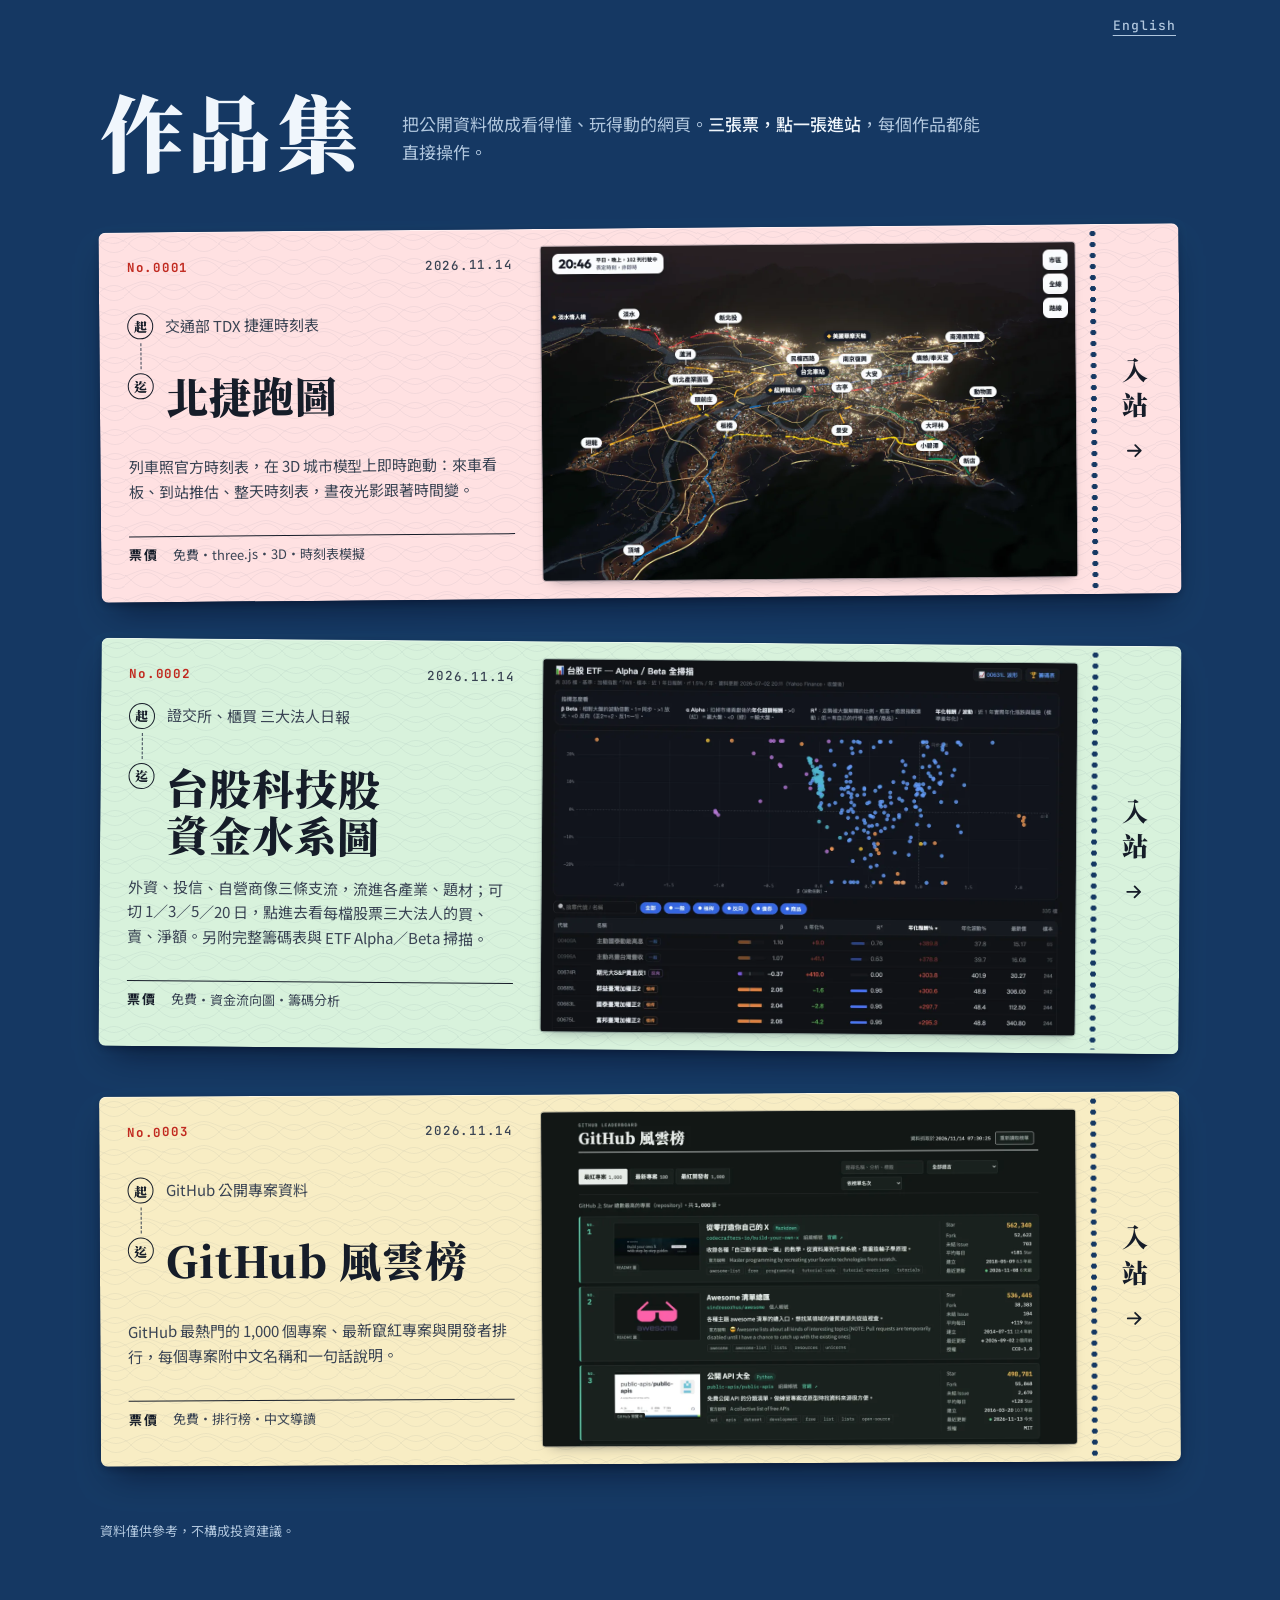
<file: index.html>
<!doctype html>
<html lang="zh-Hant">
<head>
<meta charset="utf-8">
<meta name="viewport" content="width=device-width, initial-scale=1">
<title>作品集</title>
<meta name="description" content="三個把公開資料做成可操作網頁的作品：台北捷運 3D 跑圖、台股科技股籌碼 Screener、GitHub 風雲榜。">
<meta name="theme-color" content="#1d3a63">
<link rel="icon" href="data:image/svg+xml,%3Csvg xmlns='http://www.w3.org/2000/svg' viewBox='0 0 32 20'%3E%3Crect width='32' height='20' rx='2' fill='%23f6dfe0'/%3E%3Ccircle cx='32' cy='10' r='4' fill='%231d3a63'/%3E%3Cpath d='M23 1v18' stroke='%23c23a2b' stroke-dasharray='2 2'/%3E%3C/svg%3E">
<link rel="preconnect" href="https://fonts.googleapis.com">
<link rel="preconnect" href="https://fonts.gstatic.com" crossorigin>
<link href="https://fonts.googleapis.com/css2?family=JetBrains+Mono:wght@500;700&family=Noto+Sans+TC:wght@400;500;700&family=Noto+Serif+TC:wght@700;900&display=swap" rel="stylesheet">
<style>:root{color-scheme:light;--ground:oklch(34% .085 255);--ground-deep:oklch(29% .08 255);--on-ground:oklch(97% .01 250);--on-ground-mute:oklch(82% .04 250);--ink:oklch(23% .025 260);--ink-soft:oklch(38% .03 260);--stamp:oklch(53% .19 29);--stock-1:oklch(93.5% .035 15);--stock-2:oklch(93.5% .04 150);--stock-3:oklch(94.5% .055 95);--serif:"Noto Serif TC", "Songti TC", serif;--sans:"Noto Sans TC", "PingFang TC", system-ui, sans-serif;--mono:"JetBrains Mono", ui-monospace, monospace}*{box-sizing:border-box}html{background:var(--ground)}body{min-height:100vh;color:var(--on-ground);font-family:var(--sans);background:var(--ground);margin:0;line-height:1.65}::selection{background:var(--stamp);color:#fff}:focus-visible{outline:3px solid var(--stamp);outline-offset:5px}main{max-width:1120px;margin:0 auto;padding:clamp(40px,7vw,88px) 20px 72px;position:relative}.lang{min-height:44px;font-family:var(--mono);letter-spacing:.08em;color:var(--on-ground-mute);text-underline-offset:5px;align-items:center;padding:0 4px;font-size:13px;font-weight:500;text-decoration:underline;display:inline-flex;position:absolute;top:4px;right:20px}.lang:hover{color:var(--on-ground)}header{grid-template-columns:auto 1fr;align-items:end;gap:8px 40px;margin-bottom:clamp(32px,5vw,56px);display:grid}h1{font-family:var(--serif);letter-spacing:.04em;margin:0;font-size:clamp(44px,7vw,84px);font-weight:900;line-height:1}.lead{max-width:34em;color:var(--on-ground-mute);margin:0;padding-bottom:6px;font-size:clamp(15px,1.6vw,17px)}.lead b{color:var(--on-ground);font-weight:500}ol.tickets{gap:clamp(28px,4vw,44px);margin:0;padding:0;list-style:none;display:grid}a.ticket{--stock:var(--stock-1);color:var(--ink);background-color:var(--stock);background-image:var(--guilloche);transform:rotate(var(--tilt,0deg));border-radius:7px;grid-template-columns:minmax(0,.95fr) minmax(0,1.15fr) 104px;text-decoration:none;transition:transform .45s cubic-bezier(.16,1,.3,1),box-shadow .45s cubic-bezier(.16,1,.3,1);display:grid;position:relative;box-shadow:inset 0 1px oklch(100% 0 0/.5),0 18px 34px -14px oklch(12% .05 260/.65),0 3px 8px -2px oklch(12% .05 260/.35)}li:first-child a.ticket{--tilt:-.5deg}li:nth-child(2) a.ticket{--tilt:.45deg;--stock:var(--stock-2)}li:nth-child(3) a.ticket{--tilt:-.3deg;--stock:var(--stock-3)}a.ticket{--guilloche:url("data:image/svg+xml,%3Csvg xmlns='http://www.w3.org/2000/svg' width='120' height='24' viewBox='0 0 120 24'%3E%3Cg fill='none' stroke='%23203a5c' stroke-opacity='.07' stroke-width='.8'%3E%3Cpath d='M0 12c10-10 20-10 30 0s20 10 30 0 20-10 30 0 20 10 30 0'/%3E%3Cpath d='M0 12c10 10 20 10 30 0s20-10 30 0 20 10 30 0 20-10 30 0'/%3E%3Cpath d='M0 6c15 6 15 6 30 0s15-6 30 0 15 6 30 0 15-6 30 0'/%3E%3C/g%3E%3C/svg%3E")}.face{grid-template-rows:auto 1fr auto;gap:18px;min-width:0;padding:26px 28px 24px;display:grid}.meta{font-family:var(--mono);letter-spacing:.06em;color:var(--ink-soft);font-variant-numeric:tabular-nums;justify-content:space-between;gap:12px;font-size:12.5px;font-weight:500;display:flex}.meta .no{color:var(--stamp);font-weight:700}.route{grid-template-columns:26px 1fr;align-content:center;column-gap:12px;display:grid}.route .k{border:1.5px solid var(--ink);width:26px;height:26px;font-family:var(--serif);border-radius:50%;grid-row:span 1;place-items:center;font-size:13px;font-weight:900;line-height:1;display:grid}.route .from{color:var(--ink-soft);align-self:center;margin:0;font-size:15px}.route .line{border-left:1.5px dashed var(--ink-soft);grid-column:1;justify-self:center;width:0;height:26px;margin:4px 0}.route h2{font-family:var(--serif);letter-spacing:.02em;text-wrap:balance;align-self:center;margin:0;font-size:clamp(28px,3.6vw,42px);font-weight:900;line-height:1.12}.desc{color:var(--ink-soft);max-width:30em;margin:0;font-size:15px}.fare{border-top:1.5px solid var(--ink);grid-template-columns:auto 1fr;font-size:13px;display:grid}.fare dt,.fare dd{margin:0;padding:7px 0 0}.fare dt{letter-spacing:.15em;padding-right:14px;font-weight:700}.fare dd{color:var(--ink-soft)}.shot{min-width:0;margin:18px 0;position:relative}.shot img{aspect-ratio:16/10;object-fit:cover;object-position:left top;background:var(--ink);border-radius:3px;width:100%;height:100%;display:block;box-shadow:0 0 0 1px oklch(23% .025 260/.25),0 6px 14px -8px oklch(15% .04 260/.5)}.stub{align-content:center;place-items:center;gap:14px;margin-left:18px;display:grid;position:relative}.stub:after{content:"";background:var(--ground);border-radius:50%;width:30px;height:30px;transition:transform .35s cubic-bezier(.16,1,.3,1);position:absolute;top:calc(50% - 15px);right:-15px;transform:scale(0);box-shadow:inset 2px 0 4px oklch(12% .05 260/.45)}.stub:before{content:"";background:radial-gradient(circle at center, var(--ground) 2.6px, transparent 3px) 0 0 / 8px 11px repeat-y;width:8px;position:absolute;top:4px;bottom:4px;left:-4px}.stub .go{writing-mode:vertical-rl;font-family:var(--serif);letter-spacing:.35em;margin-right:6px;font-size:26px;font-weight:900}.stub svg{width:22px;height:22px;margin-right:6px}.stamp{pointer-events:none;width:104px;height:104px;color:var(--stamp);opacity:0;mix-blend-mode:multiply;transition:opacity .18s ease-out,transform .28s cubic-bezier(.2,1.4,.4,1);position:absolute;bottom:6px;right:118px;transform:rotate(-14deg)scale(1.35)}a.ticket:hover,a.ticket:focus-visible{transform:rotate(0)translateY(-3px);box-shadow:inset 0 1px oklch(100% 0 0/.5),0 26px 44px -16px oklch(12% .05 260/.75),0 4px 10px -2px oklch(12% .05 260/.4)}a.ticket:hover .stub:after,a.ticket:focus-visible .stub:after{transform:scale(1)}a.ticket:hover .stamp,a.ticket:focus-visible .stamp{opacity:.88;transform:rotate(-14deg)scale(1)}footer{color:var(--on-ground-mute);flex-wrap:wrap;justify-content:space-between;gap:16px;margin-top:56px;font-size:13px;display:flex}@media (width<=860px){a.ticket{grid-template-columns:1fr;transform:none}.shot{order:-1;margin:14px 14px 0}.face{padding:20px 20px 18px}.stub{grid-auto-flow:column;justify-content:space-between;margin:0;padding:14px 20px 16px}.stub:before{background-repeat:repeat-x;background-size:11px 8px;width:auto;height:8px;inset:-4px 4px auto}.stub:after{inset:auto auto -15px calc(50% - 15px);box-shadow:inset 0 2px 4px oklch(12% .05 260/.45)}.stub .go{writing-mode:horizontal-tb;letter-spacing:.3em;margin:0;font-size:20px}.stub svg{margin:0}.stamp{width:84px;height:84px;bottom:74px;right:20px}header{grid-template-columns:1fr}}@media (prefers-reduced-motion:reduce){a.ticket,.stub:after,.stamp{transition:none}.stamp{transform:rotate(-14deg)}}</style>
</head>
<body>
<main>
  <a class="lang" href="en/" lang="en" hreflang="en">English</a>
  <header>
    <h1>作品集</h1>
    <p class="lead">把公開資料做成看得懂、玩得動的網頁。<b>三張票，點一張進站</b>，每個作品都能直接操作。</p>
  </header>

  <ol class="tickets">
    <li>
      <a class="ticket" href="mrt/">
        <div class="face">
          <div class="meta"><span class="no">No.0001</span><span>2026.11.14</span></div>
          <div class="route">
            <span class="k">起</span><p class="from">交通部 TDX 捷運時刻表</p>
            <span class="line" aria-hidden="true"></span><span></span>
            <span class="k">迄</span><h2>北捷跑圖</h2>
          </div>
          <div>
            <p class="desc">列車照官方時刻表，在 3D 城市模型上即時跑動：來車看板、到站推估、整天時刻表，晝夜光影跟著時間變。</p>
          </div>
          <dl class="fare"><dt>票價</dt><dd>免費・three.js・3D・時刻表模擬</dd></dl>
        </div>
        <div class="shot"><img src="assets/mrt.webp" width="1200" height="750" alt="北捷跑圖夜景：晚上 8 點 46 分的 3D 台北，城市燈光裡各線列車沿著路線移動"></div>
        <div class="stub"><span class="go">入站</span><svg viewBox="0 0 24 24" fill="none" stroke="currentColor" stroke-width="2" stroke-linecap="round" stroke-linejoin="round" aria-hidden="true"><path d="M5 12h14M13 6l6 6-6 6"/></svg></div>
        <svg class="stamp" viewBox="0 0 100 100" aria-hidden="true"><circle cx="50" cy="50" r="46" fill="none" stroke="currentColor" stroke-width="3"/><circle cx="50" cy="50" r="38" fill="none" stroke="currentColor" stroke-width="1.2"/><text x="50" y="46" text-anchor="middle" font-family="Noto Serif TC, serif" font-weight="900" font-size="20" fill="currentColor">已剪票</text><text x="50" y="66" text-anchor="middle" font-family="JetBrains Mono, monospace" font-weight="700" font-size="10" fill="currentColor">2026.11.14</text></svg>
      </a>
    </li>
    <li>
      <a class="ticket" href="tw-tech/">
        <div class="face">
          <div class="meta"><span class="no">No.0002</span><span>2026.11.14</span></div>
          <div class="route">
            <span class="k">起</span><p class="from">證交所、櫃買 三大法人日報</p>
            <span class="line" aria-hidden="true"></span><span></span>
            <span class="k">迄</span><h2>台股科技股<br>資金水系圖</h2>
          </div>
          <div>
            <p class="desc">外資、投信、自營商像三條支流，流進各產業、題材；可切 1／3／5／20 日，點進去看每檔股票三大法人的買、賣、淨額。另附完整籌碼表與 ETF Alpha／Beta 掃描。</p>
          </div>
          <dl class="fare"><dt>票價</dt><dd>免費・資金流向圖・籌碼分析</dd></dl>
        </div>
        <div class="shot"><img src="assets/tw-tech.webp" width="1200" height="750" loading="lazy" alt="台股 ETF Alpha／Beta 全掃描畫面：335 檔 ETF 的 β 與 α 散佈圖，下方是可排序的指標表"></div>
        <div class="stub"><span class="go">入站</span><svg viewBox="0 0 24 24" fill="none" stroke="currentColor" stroke-width="2" stroke-linecap="round" stroke-linejoin="round" aria-hidden="true"><path d="M5 12h14M13 6l6 6-6 6"/></svg></div>
        <svg class="stamp" viewBox="0 0 100 100" aria-hidden="true"><circle cx="50" cy="50" r="46" fill="none" stroke="currentColor" stroke-width="3"/><circle cx="50" cy="50" r="38" fill="none" stroke="currentColor" stroke-width="1.2"/><text x="50" y="46" text-anchor="middle" font-family="Noto Serif TC, serif" font-weight="900" font-size="20" fill="currentColor">已剪票</text><text x="50" y="66" text-anchor="middle" font-family="JetBrains Mono, monospace" font-weight="700" font-size="10" fill="currentColor">2026.11.14</text></svg>
      </a>
    </li>
    <li>
      <a class="ticket" href="github-rank/">
        <div class="face">
          <div class="meta"><span class="no">No.0003</span><span>2026.11.14</span></div>
          <div class="route">
            <span class="k">起</span><p class="from">GitHub 公開專案資料</p>
            <span class="line" aria-hidden="true"></span><span></span>
            <span class="k">迄</span><h2>GitHub 風雲榜</h2>
          </div>
          <div>
            <p class="desc">GitHub 最熱門的 1,000 個專案、最新竄紅專案與開發者排行，每個專案附中文名稱和一句話說明。</p>
          </div>
          <dl class="fare"><dt>票價</dt><dd>免費・排行榜・中文導讀</dd></dl>
        </div>
        <div class="shot"><img src="assets/github-rank.webp" width="1200" height="750" loading="lazy" alt="GitHub 風雲榜畫面：最紅專案排行，每列附中文名稱與一句話說明"></div>
        <div class="stub"><span class="go">入站</span><svg viewBox="0 0 24 24" fill="none" stroke="currentColor" stroke-width="2" stroke-linecap="round" stroke-linejoin="round" aria-hidden="true"><path d="M5 12h14M13 6l6 6-6 6"/></svg></div>
        <svg class="stamp" viewBox="0 0 100 100" aria-hidden="true"><circle cx="50" cy="50" r="46" fill="none" stroke="currentColor" stroke-width="3"/><circle cx="50" cy="50" r="38" fill="none" stroke="currentColor" stroke-width="1.2"/><text x="50" y="46" text-anchor="middle" font-family="Noto Serif TC, serif" font-weight="900" font-size="20" fill="currentColor">已剪票</text><text x="50" y="66" text-anchor="middle" font-family="JetBrains Mono, monospace" font-weight="700" font-size="10" fill="currentColor">2026.11.14</text></svg>
      </a>
    </li>
  </ol>

  <footer><span>資料僅供參考，不構成投資建議。</span></footer>
</main>
</body>
</html>
</file>
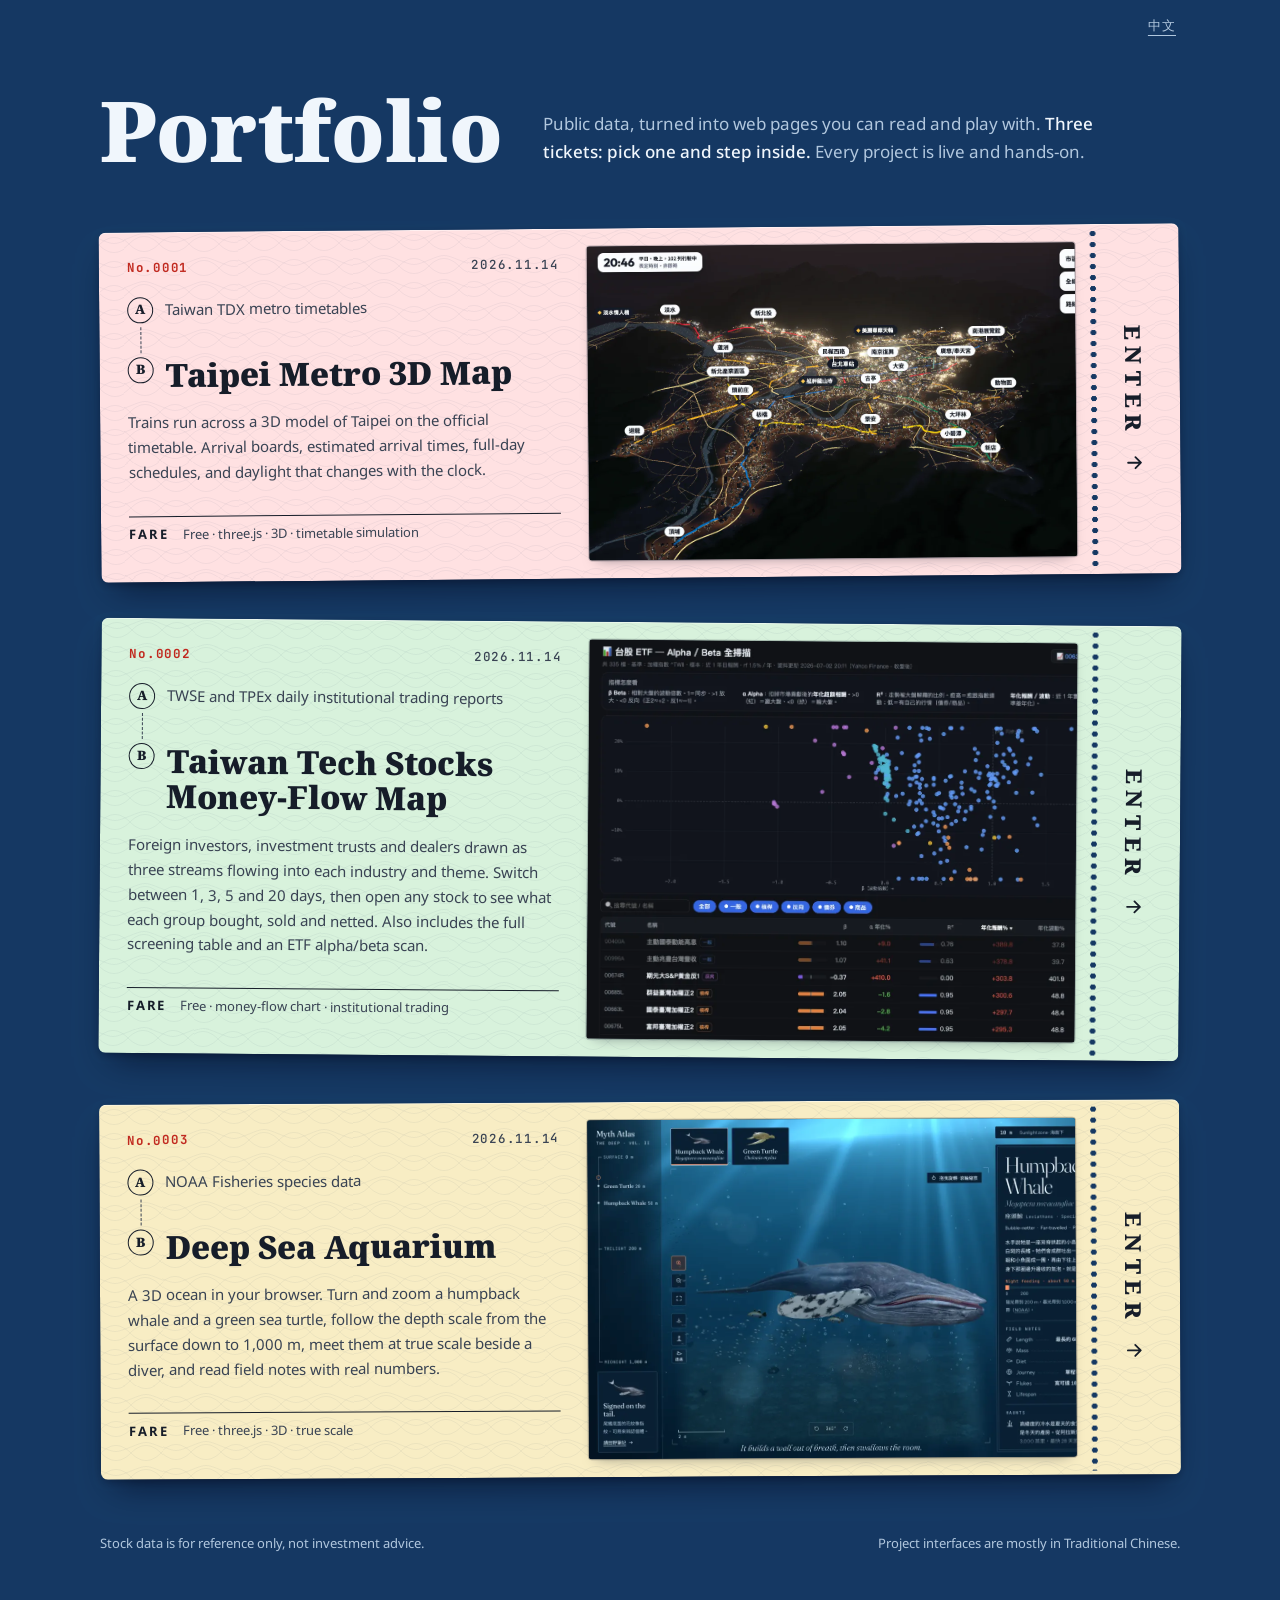
<file: en/index.html>
<!doctype html>
<html lang="en">
<head>
<meta charset="utf-8">
<meta name="viewport" content="width=device-width, initial-scale=1">
<title>Portfolio</title>
<meta name="description" content="Three projects that turn public data into web pages you can use: a 3D Taipei Metro map, a Taiwan tech-stock money-flow map, and a 3D deep-sea aquarium.">
<meta name="theme-color" content="#1d3a63">
<link rel="icon" href="data:image/svg+xml,%3Csvg xmlns='http://www.w3.org/2000/svg' viewBox='0 0 32 20'%3E%3Crect width='32' height='20' rx='2' fill='%23f6dfe0'/%3E%3Ccircle cx='32' cy='10' r='4' fill='%231d3a63'/%3E%3Cpath d='M23 1v18' stroke='%23c23a2b' stroke-dasharray='2 2'/%3E%3C/svg%3E">
<link rel="preconnect" href="https://fonts.googleapis.com">
<link rel="preconnect" href="https://fonts.gstatic.com" crossorigin>
<link href="https://fonts.googleapis.com/css2?family=JetBrains+Mono:wght@500;700&family=Noto+Sans:wght@400;500;700&family=Noto+Serif:wght@700;900&display=swap" rel="stylesheet">
<style>:root{color-scheme:light;--ground:oklch(34% .085 255);--ground-deep:oklch(29% .08 255);--on-ground:oklch(97% .01 250);--on-ground-mute:oklch(82% .04 250);--ink:oklch(23% .025 260);--ink-soft:oklch(38% .03 260);--stamp:oklch(53% .19 29);--stock-1:oklch(93.5% .035 15);--stock-2:oklch(93.5% .04 150);--stock-3:oklch(94.5% .055 95);--serif:"Noto Serif", "Noto Serif TC", Georgia, serif;--sans:"Noto Sans", "PingFang TC", system-ui, sans-serif;--mono:"JetBrains Mono", ui-monospace, monospace}*{box-sizing:border-box}html{background:var(--ground)}body{min-height:100vh;color:var(--on-ground);font-family:var(--sans);background:var(--ground);margin:0;line-height:1.65}::selection{background:var(--stamp);color:#fff}:focus-visible{outline:3px solid var(--stamp);outline-offset:5px}main{max-width:1120px;margin:0 auto;padding:clamp(40px,7vw,88px) 20px 72px;position:relative}.lang{min-height:44px;font-family:var(--mono);letter-spacing:.08em;color:var(--on-ground-mute);text-underline-offset:5px;align-items:center;padding:0 4px;font-size:13px;font-weight:500;text-decoration:underline;display:inline-flex;position:absolute;top:4px;right:20px}.lang:hover{color:var(--on-ground)}header{grid-template-columns:auto 1fr;align-items:end;gap:8px 40px;margin-bottom:clamp(32px,5vw,56px);display:grid}h1{font-family:var(--serif);letter-spacing:0;margin:0;font-size:clamp(44px,7vw,84px);font-weight:900;line-height:1}.lead{max-width:34em;color:var(--on-ground-mute);margin:0;padding-bottom:6px;font-size:clamp(15px,1.6vw,17px)}.lead b{color:var(--on-ground);font-weight:500}ol.tickets{gap:clamp(28px,4vw,44px);margin:0;padding:0;list-style:none;display:grid}a.ticket{--stock:var(--stock-1);color:var(--ink);background-color:var(--stock);background-image:var(--guilloche);transform:rotate(var(--tilt,0deg));border-radius:7px;grid-template-columns:minmax(0,1.05fr) minmax(0,1.05fr) 104px;text-decoration:none;transition:transform .45s cubic-bezier(.16,1,.3,1),box-shadow .45s cubic-bezier(.16,1,.3,1);display:grid;position:relative;box-shadow:inset 0 1px oklch(100% 0 0/.5),0 18px 34px -14px oklch(12% .05 260/.65),0 3px 8px -2px oklch(12% .05 260/.35)}li:first-child a.ticket{--tilt:-.5deg}li:nth-child(2) a.ticket{--tilt:.45deg;--stock:var(--stock-2)}li:nth-child(3) a.ticket{--tilt:-.3deg;--stock:var(--stock-3)}a.ticket{--guilloche:url("data:image/svg+xml,%3Csvg xmlns='http://www.w3.org/2000/svg' width='120' height='24' viewBox='0 0 120 24'%3E%3Cg fill='none' stroke='%23203a5c' stroke-opacity='.07' stroke-width='.8'%3E%3Cpath d='M0 12c10-10 20-10 30 0s20 10 30 0 20-10 30 0 20 10 30 0'/%3E%3Cpath d='M0 12c10 10 20 10 30 0s20-10 30 0 20 10 30 0 20-10 30 0'/%3E%3Cpath d='M0 6c15 6 15 6 30 0s15-6 30 0 15 6 30 0 15-6 30 0'/%3E%3C/g%3E%3C/svg%3E")}.face{grid-template-rows:auto 1fr auto;gap:18px;min-width:0;padding:26px 28px 24px;display:grid}.meta{font-family:var(--mono);letter-spacing:.06em;color:var(--ink-soft);font-variant-numeric:tabular-nums;justify-content:space-between;gap:12px;font-size:12.5px;font-weight:500;display:flex}.meta .no{color:var(--stamp);font-weight:700}.route{grid-template-columns:26px 1fr;align-content:center;column-gap:12px;display:grid}.route .k{border:1.5px solid var(--ink);width:26px;height:26px;font-family:var(--serif);border-radius:50%;grid-row:span 1;place-items:center;font-size:13px;font-weight:900;line-height:1;display:grid}.route .from{color:var(--ink-soft);align-self:center;margin:0;font-size:15px}.route .line{border-left:1.5px dashed var(--ink-soft);grid-column:1;justify-self:center;width:0;height:26px;margin:4px 0}.route h2{font-family:var(--serif);letter-spacing:0;text-wrap:balance;align-self:center;margin:0;font-size:clamp(26px,2.9vw,32px);font-weight:900;line-height:1.12}.desc{color:var(--ink-soft);max-width:30em;margin:0;font-size:15px}.fare{border-top:1.5px solid var(--ink);grid-template-columns:auto 1fr;font-size:13px;display:grid}.fare dt,.fare dd{margin:0;padding:7px 0 0}.fare dt{letter-spacing:.15em;padding-right:14px;font-weight:700}.fare dd{color:var(--ink-soft)}.shot{min-width:0;margin:18px 0;position:relative}.shot img{aspect-ratio:16/10;object-fit:cover;object-position:left top;background:var(--ink);border-radius:3px;width:100%;height:100%;display:block;box-shadow:0 0 0 1px oklch(23% .025 260/.25),0 6px 14px -8px oklch(15% .04 260/.5)}.stub{align-content:center;place-items:center;gap:14px;margin-left:18px;display:grid;position:relative}.stub:after{content:"";background:var(--ground);border-radius:50%;width:30px;height:30px;transition:transform .35s cubic-bezier(.16,1,.3,1);position:absolute;top:calc(50% - 15px);right:-15px;transform:scale(0);box-shadow:inset 2px 0 4px oklch(12% .05 260/.45)}.stub:before{content:"";background:radial-gradient(circle at center, var(--ground) 2.6px, transparent 3px) 0 0 / 8px 11px repeat-y;width:8px;position:absolute;top:4px;bottom:4px;left:-4px}.stub .go{writing-mode:vertical-rl;font-family:var(--serif);letter-spacing:.3em;margin-right:6px;font-size:22px;font-weight:900}.stub svg{width:22px;height:22px;margin-right:6px}.stamp{pointer-events:none;width:104px;height:104px;color:var(--stamp);opacity:0;mix-blend-mode:multiply;transition:opacity .18s ease-out,transform .28s cubic-bezier(.2,1.4,.4,1);position:absolute;bottom:6px;right:118px;transform:rotate(-14deg)scale(1.35)}a.ticket:hover,a.ticket:focus-visible{transform:rotate(0)translateY(-3px);box-shadow:inset 0 1px oklch(100% 0 0/.5),0 26px 44px -16px oklch(12% .05 260/.75),0 4px 10px -2px oklch(12% .05 260/.4)}a.ticket:hover .stub:after,a.ticket:focus-visible .stub:after{transform:scale(1)}a.ticket:hover .stamp,a.ticket:focus-visible .stamp{opacity:.88;transform:rotate(-14deg)scale(1)}footer{color:var(--on-ground-mute);flex-wrap:wrap;justify-content:space-between;gap:16px;margin-top:56px;font-size:13px;display:flex}@media (width<=860px){a.ticket{grid-template-columns:1fr;transform:none}.shot{order:-1;margin:14px 14px 0}.face{padding:20px 20px 18px}.stub{grid-auto-flow:column;justify-content:space-between;margin:0;padding:14px 20px 16px}.stub:before{background-repeat:repeat-x;background-size:11px 8px;width:auto;height:8px;inset:-4px 4px auto}.stub:after{inset:auto auto -15px calc(50% - 15px);box-shadow:inset 0 2px 4px oklch(12% .05 260/.45)}.stub .go{writing-mode:horizontal-tb;letter-spacing:.3em;margin:0;font-size:20px}.stub svg{margin:0}.stamp{width:84px;height:84px;bottom:74px;right:20px}header{grid-template-columns:1fr}}@media (prefers-reduced-motion:reduce){a.ticket,.stub:after,.stamp{transition:none}.stamp{transform:rotate(-14deg)}}</style>
</head>
<body>
<main>
  <a class="lang" href="../" lang="zh-Hant" hreflang="zh-Hant">中文</a>
  <header>
    <h1>Portfolio</h1>
    <p class="lead">Public data, turned into web pages you can read and play with. <b>Three tickets: pick one and step inside.</b> Every project is live and hands-on.</p>
  </header>

  <ol class="tickets">
    <li>
      <a class="ticket" href="../mrt/">
        <div class="face">
          <div class="meta"><span class="no">No.0001</span><span>2026.11.14</span></div>
          <div class="route">
            <span class="k">A</span><p class="from">Taiwan TDX metro timetables</p>
            <span class="line" aria-hidden="true"></span><span></span>
            <span class="k">B</span><h2>Taipei Metro 3D&nbsp;Map</h2>
          </div>
          <div>
            <p class="desc">Trains run across a 3D model of Taipei on the official timetable. Arrival boards, estimated arrival times, full-day schedules, and daylight that changes with the clock.</p>
          </div>
          <dl class="fare"><dt>FARE</dt><dd>Free · three.js · 3D · timetable simulation</dd></dl>
        </div>
        <div class="shot"><img src="../assets/mrt.webp" width="1200" height="750" alt="Taipei Metro 3D Map at night: 3D Taipei at 8:46 pm, with trains on every line moving through the city lights"></div>
        <div class="stub"><span class="go">ENTER</span><svg viewBox="0 0 24 24" fill="none" stroke="currentColor" stroke-width="2" stroke-linecap="round" stroke-linejoin="round" aria-hidden="true"><path d="M5 12h14M13 6l6 6-6 6"/></svg></div>
        <svg class="stamp" viewBox="0 0 100 100" aria-hidden="true"><circle cx="50" cy="50" r="46" fill="none" stroke="currentColor" stroke-width="3"/><circle cx="50" cy="50" r="38" fill="none" stroke="currentColor" stroke-width="1.2"/><text x="50" y="45" text-anchor="middle" font-family="Noto Serif, serif" font-weight="900" font-size="13" letter-spacing="1" fill="currentColor">PUNCHED</text><text x="50" y="64" text-anchor="middle" font-family="JetBrains Mono, monospace" font-weight="700" font-size="10" fill="currentColor">2026.11.14</text></svg>
      </a>
    </li>
    <li>
      <a class="ticket" href="../tw-tech/">
        <div class="face">
          <div class="meta"><span class="no">No.0002</span><span>2026.11.14</span></div>
          <div class="route">
            <span class="k">A</span><p class="from">TWSE and TPEx daily institutional trading reports</p>
            <span class="line" aria-hidden="true"></span><span></span>
            <span class="k">B</span><h2>Taiwan Tech Stocks Money-Flow Map</h2>
          </div>
          <div>
            <p class="desc">Foreign investors, investment trusts and dealers drawn as three streams flowing into each industry and theme. Switch between 1, 3, 5 and 20 days, then open any stock to see what each group bought, sold and netted. Also includes the full screening table and an ETF alpha/beta scan.</p>
          </div>
          <dl class="fare"><dt>FARE</dt><dd>Free · money-flow chart · institutional trading</dd></dl>
        </div>
        <div class="shot"><img src="../assets/tw-tech.webp" width="1200" height="750" loading="lazy" alt="ETF alpha/beta scan: a scatter plot of beta and alpha for 335 Taiwan ETFs above a sortable metrics table"></div>
        <div class="stub"><span class="go">ENTER</span><svg viewBox="0 0 24 24" fill="none" stroke="currentColor" stroke-width="2" stroke-linecap="round" stroke-linejoin="round" aria-hidden="true"><path d="M5 12h14M13 6l6 6-6 6"/></svg></div>
        <svg class="stamp" viewBox="0 0 100 100" aria-hidden="true"><circle cx="50" cy="50" r="46" fill="none" stroke="currentColor" stroke-width="3"/><circle cx="50" cy="50" r="38" fill="none" stroke="currentColor" stroke-width="1.2"/><text x="50" y="45" text-anchor="middle" font-family="Noto Serif, serif" font-weight="900" font-size="13" letter-spacing="1" fill="currentColor">PUNCHED</text><text x="50" y="64" text-anchor="middle" font-family="JetBrains Mono, monospace" font-weight="700" font-size="10" fill="currentColor">2026.11.14</text></svg>
      </a>
    </li>
    <li>
      <a class="ticket" href="https://josh40110.github.io/deep-sea-atlas/">
        <div class="face">
          <div class="meta"><span class="no">No.0003</span><span>2026.11.14</span></div>
          <div class="route">
            <span class="k">A</span><p class="from">NOAA Fisheries species data</p>
            <span class="line" aria-hidden="true"></span><span></span>
            <span class="k">B</span><h2>Deep Sea Aquarium</h2>
          </div>
          <div>
            <p class="desc">A 3D ocean in your browser. Turn and zoom a humpback whale and a green sea turtle, follow the depth scale from the surface down to 1,000 m, meet them at true scale beside a diver, and read field notes with real numbers.</p>
          </div>
          <dl class="fare"><dt>FARE</dt><dd>Free · three.js · 3D · true scale</dd></dl>
        </div>
        <div class="shot"><img src="../assets/deep-sea.webp" width="1200" height="750" loading="lazy" alt="Deep Sea Aquarium: a 3D humpback whale swimming in sunlit water, with a depth scale on the left and a field-notes panel on the right"></div>
        <div class="stub"><span class="go">ENTER</span><svg viewBox="0 0 24 24" fill="none" stroke="currentColor" stroke-width="2" stroke-linecap="round" stroke-linejoin="round" aria-hidden="true"><path d="M5 12h14M13 6l6 6-6 6"/></svg></div>
        <svg class="stamp" viewBox="0 0 100 100" aria-hidden="true"><circle cx="50" cy="50" r="46" fill="none" stroke="currentColor" stroke-width="3"/><circle cx="50" cy="50" r="38" fill="none" stroke="currentColor" stroke-width="1.2"/><text x="50" y="45" text-anchor="middle" font-family="Noto Serif, serif" font-weight="900" font-size="13" letter-spacing="1" fill="currentColor">PUNCHED</text><text x="50" y="64" text-anchor="middle" font-family="JetBrains Mono, monospace" font-weight="700" font-size="10" fill="currentColor">2026.11.14</text></svg>
      </a>
    </li>
  </ol>

  <footer><span>Stock data is for reference only, not investment advice.</span><span>Project interfaces are mostly in Traditional Chinese.</span></footer>
</main>
</body>
</html>
</file>
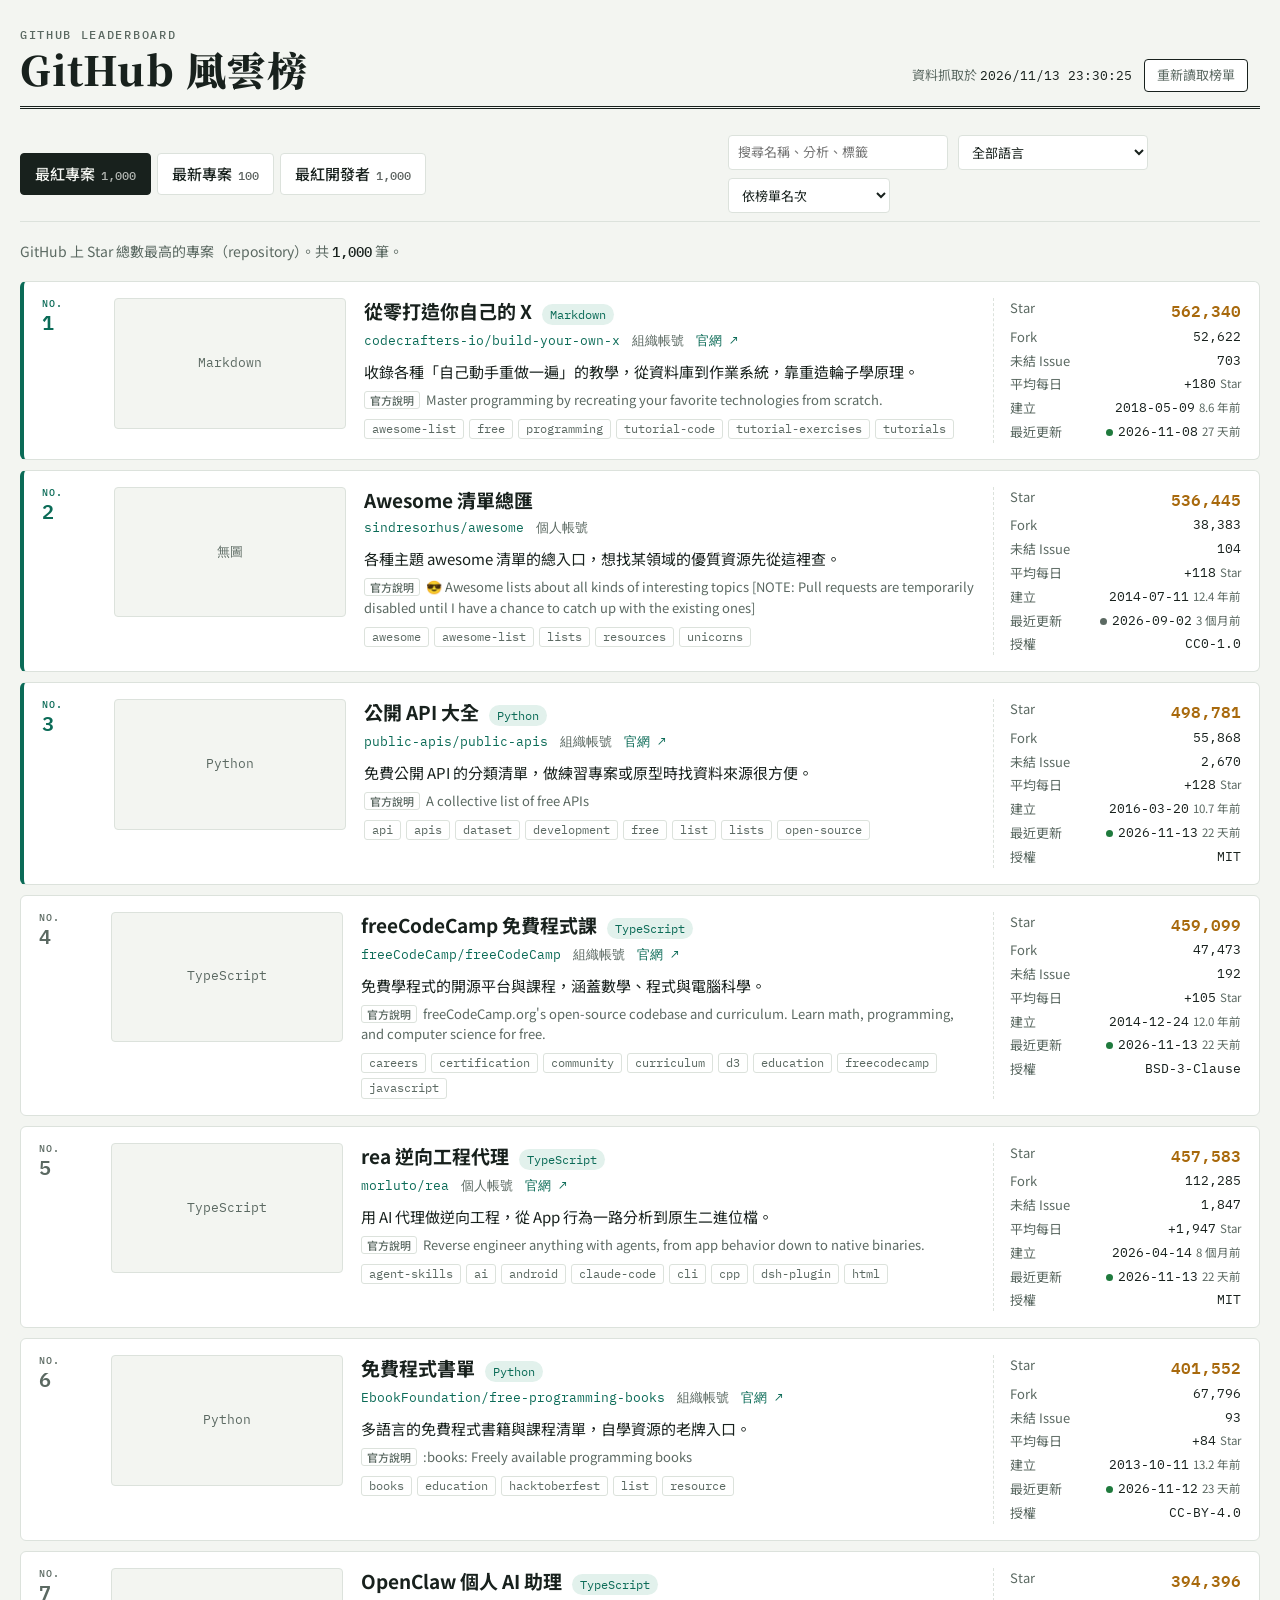
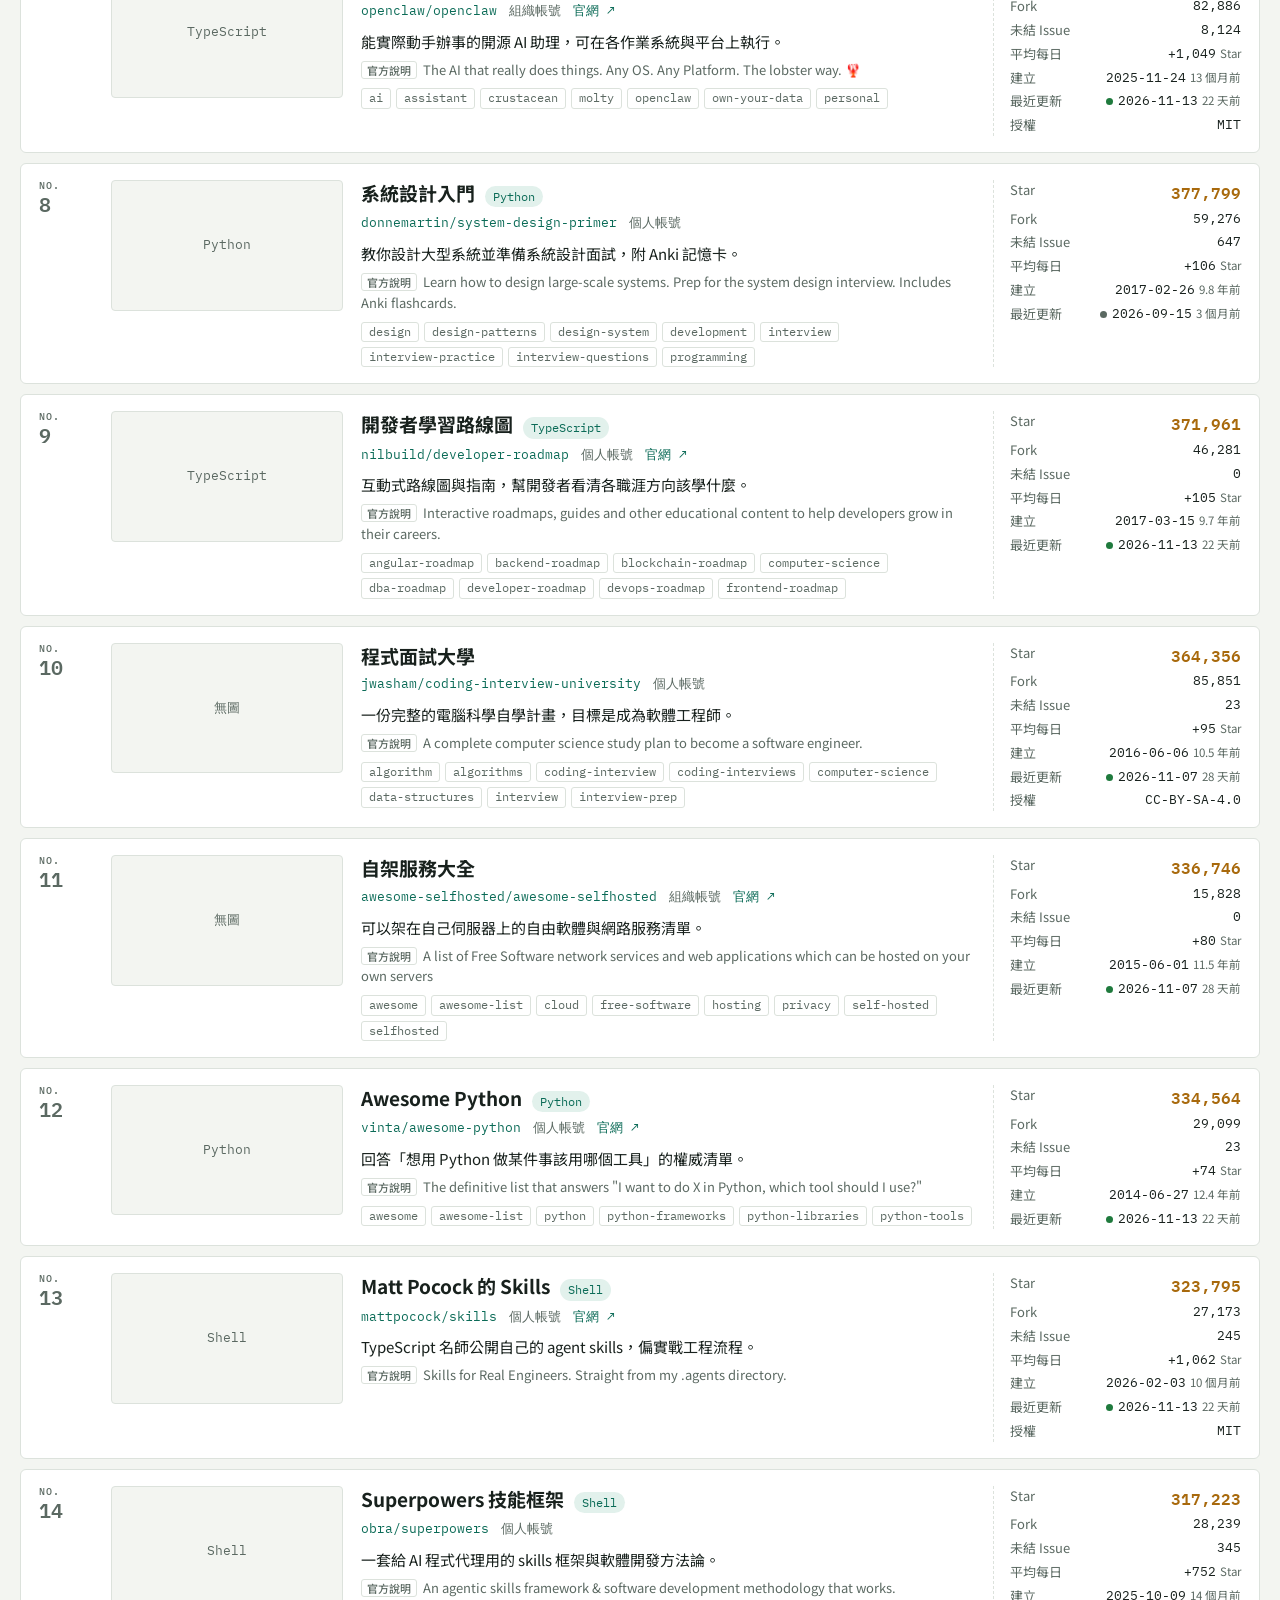
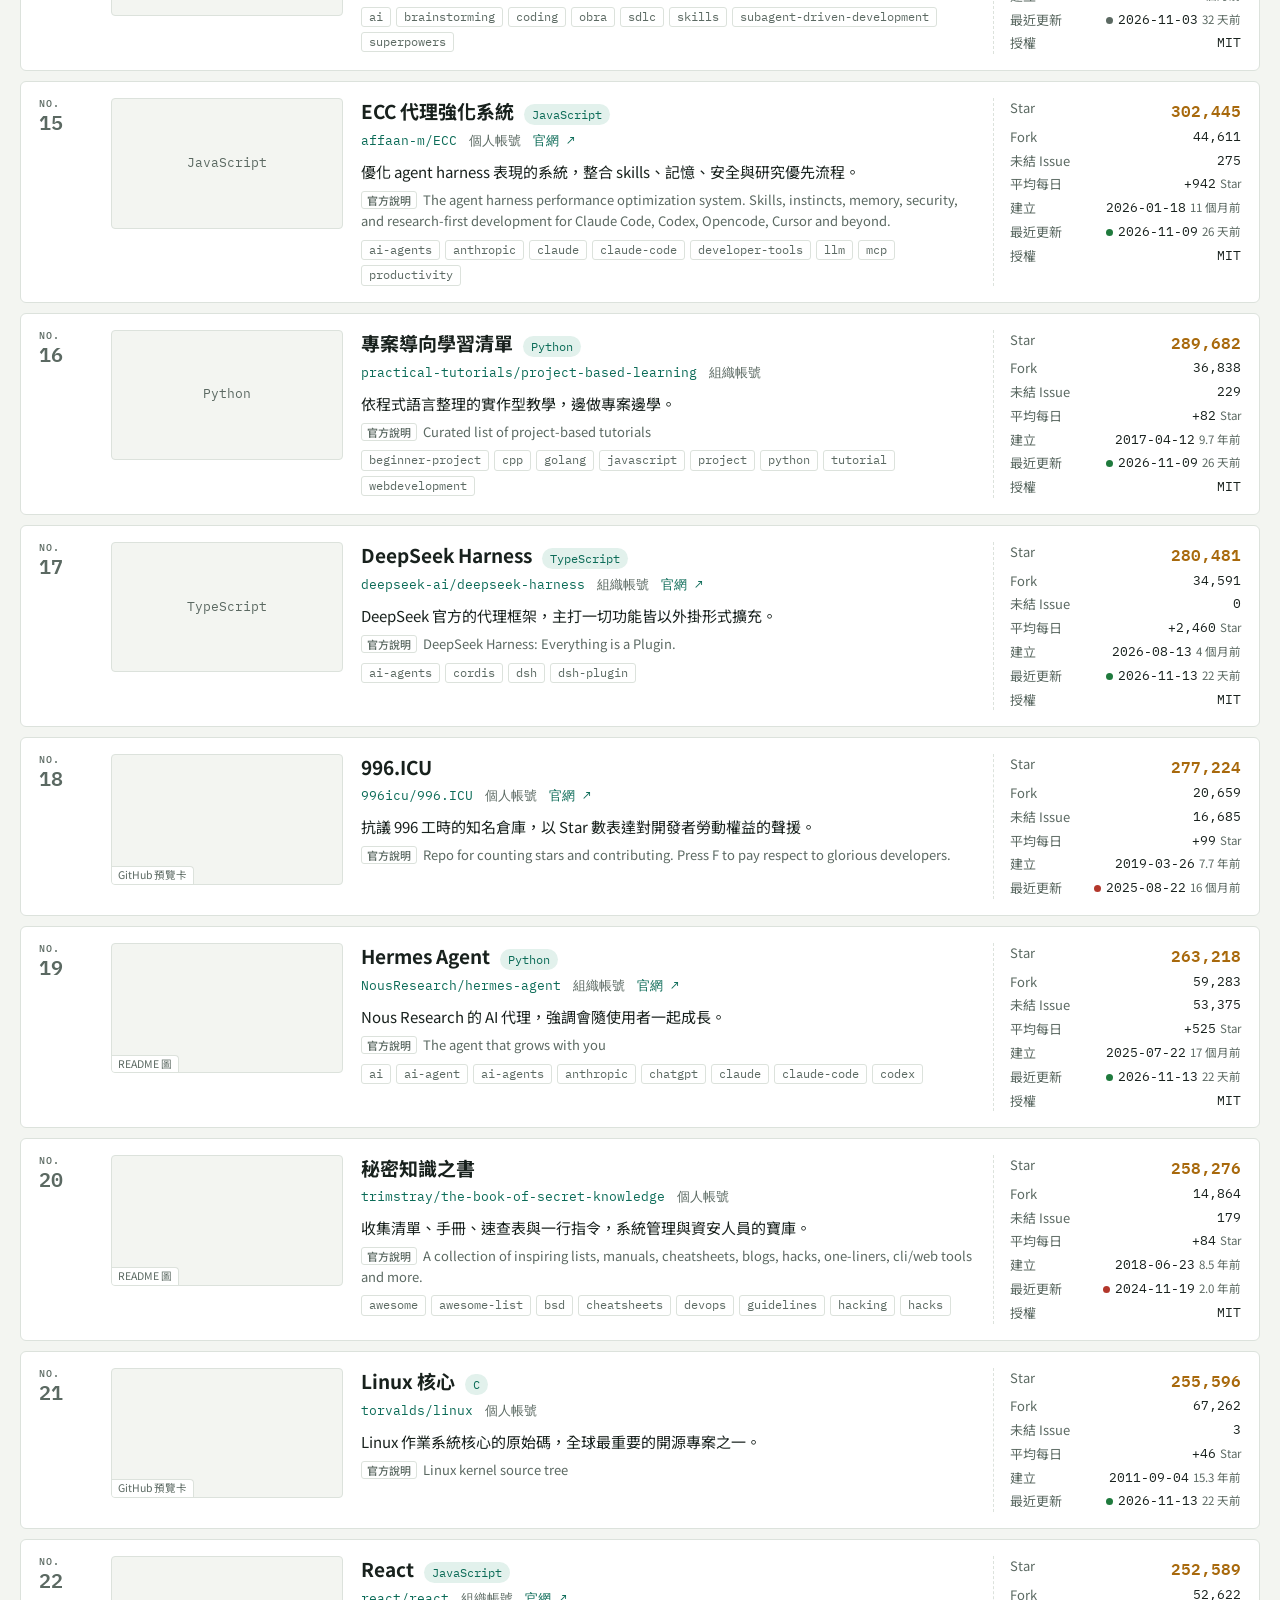
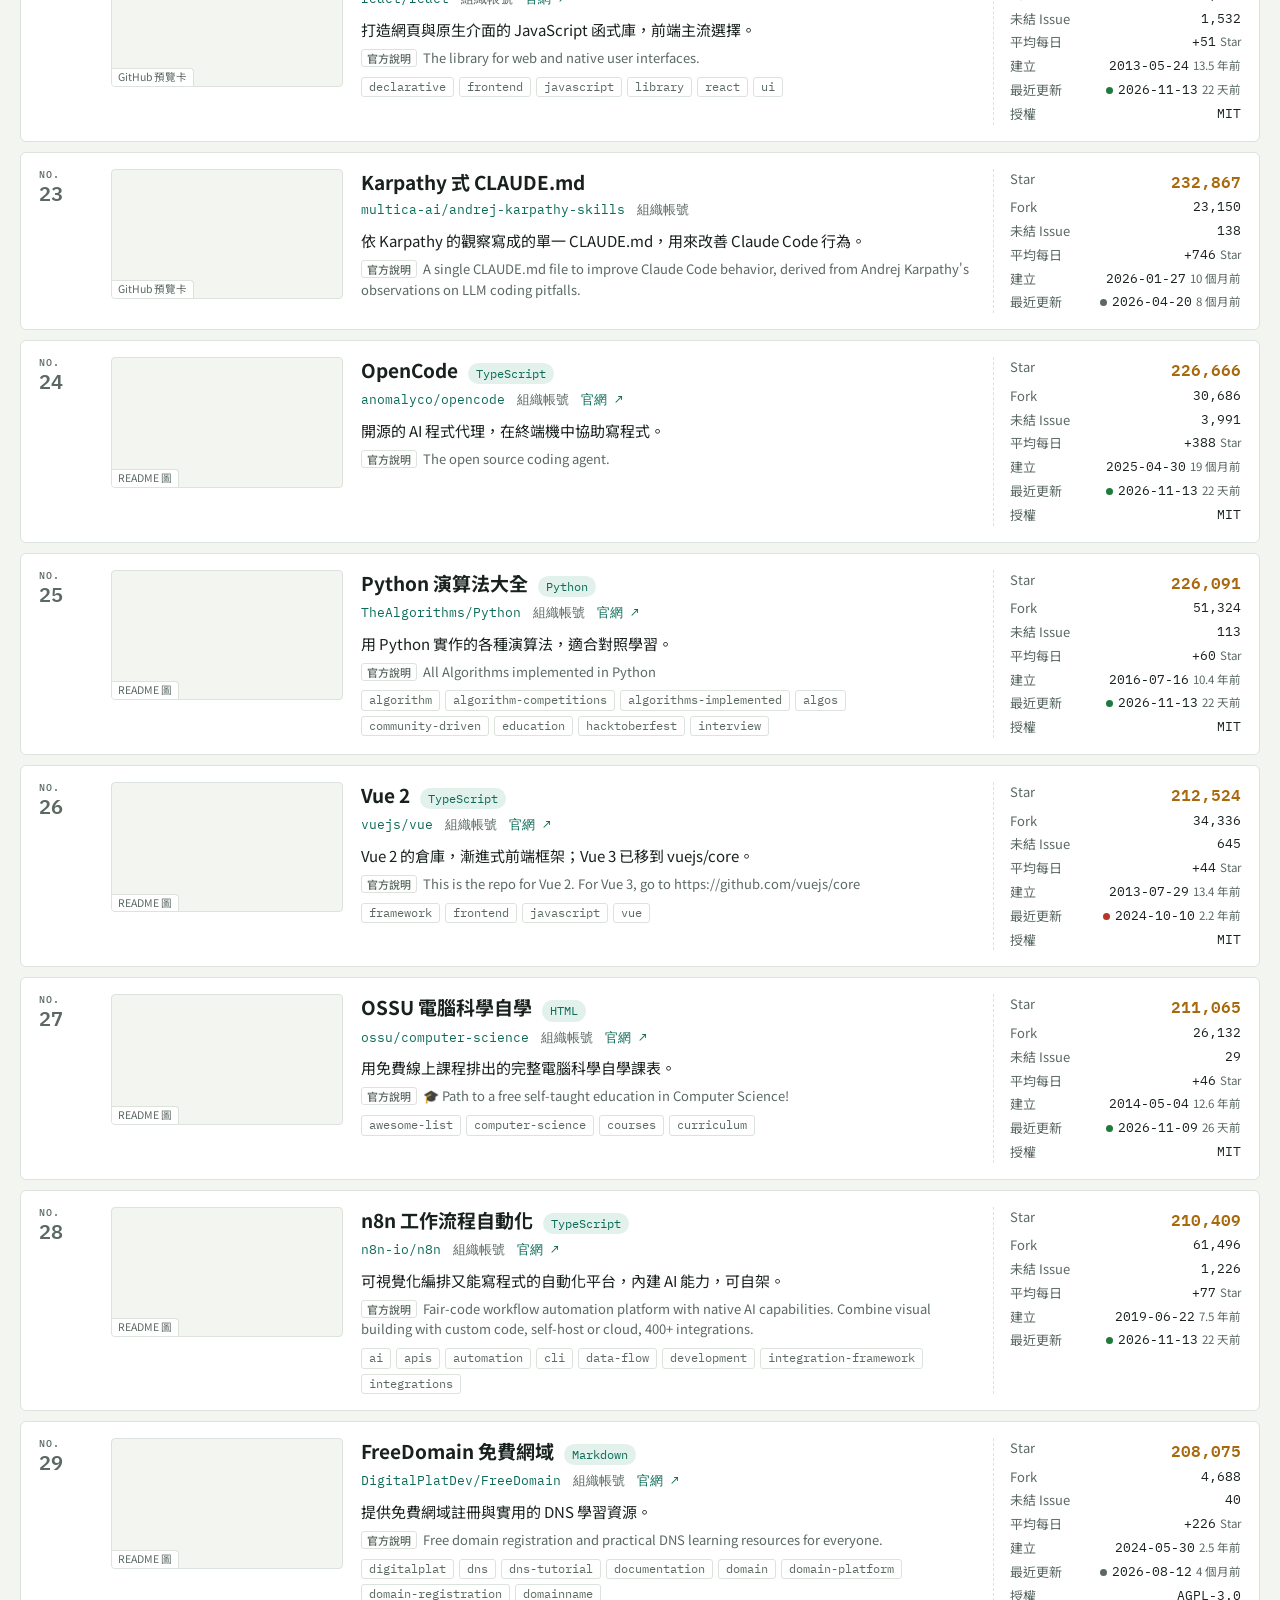
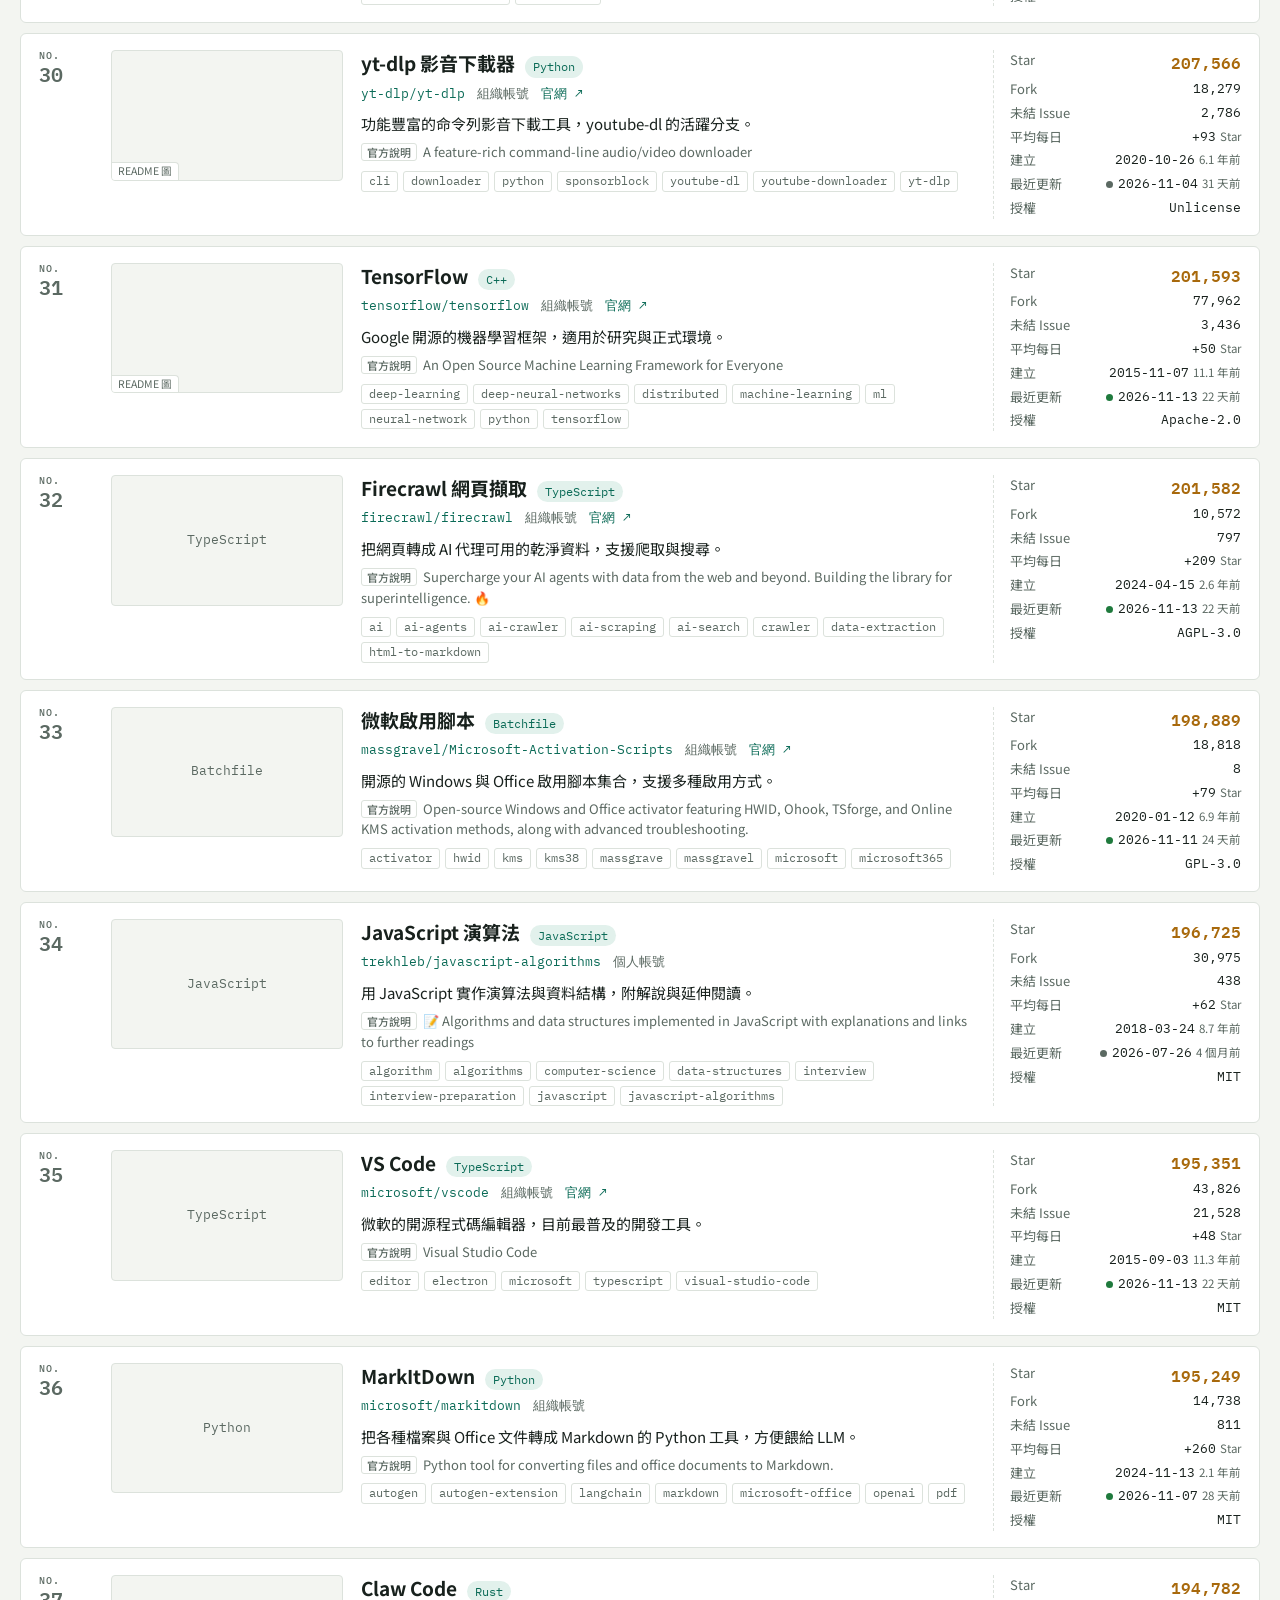
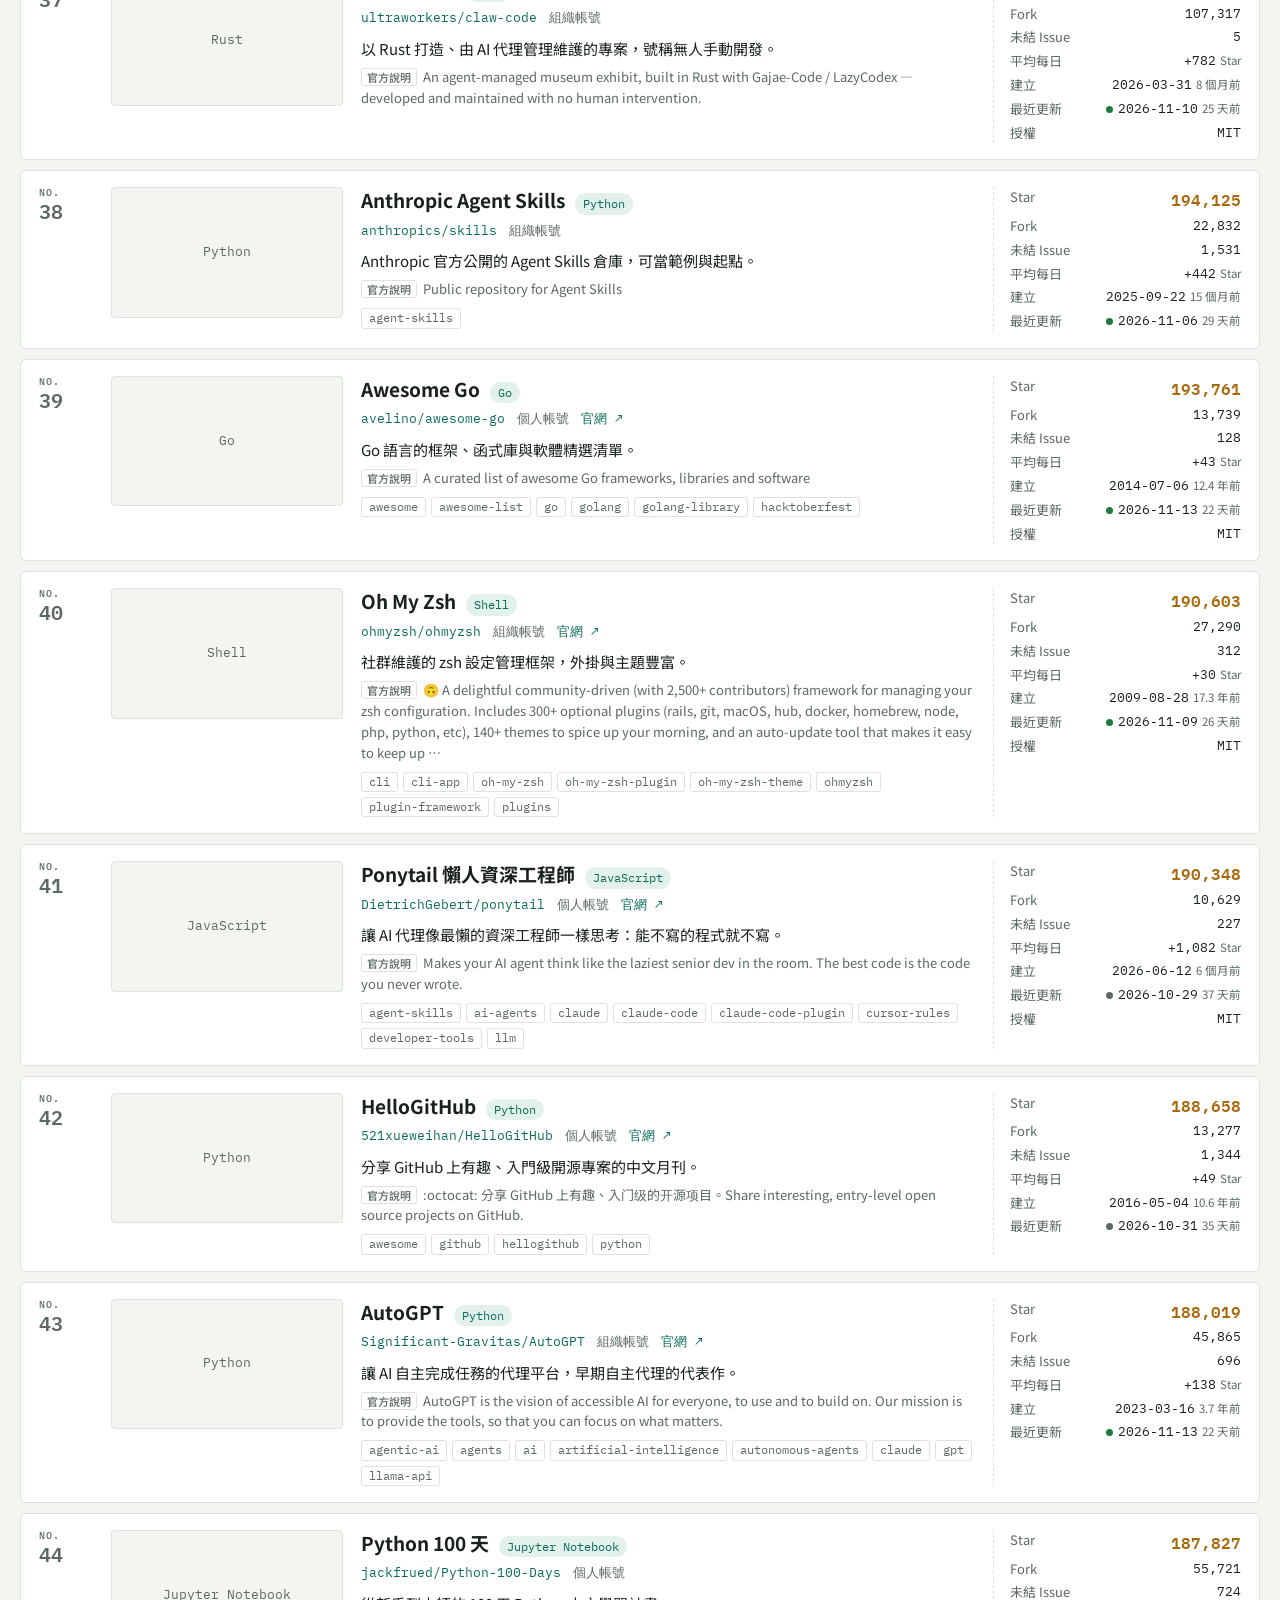
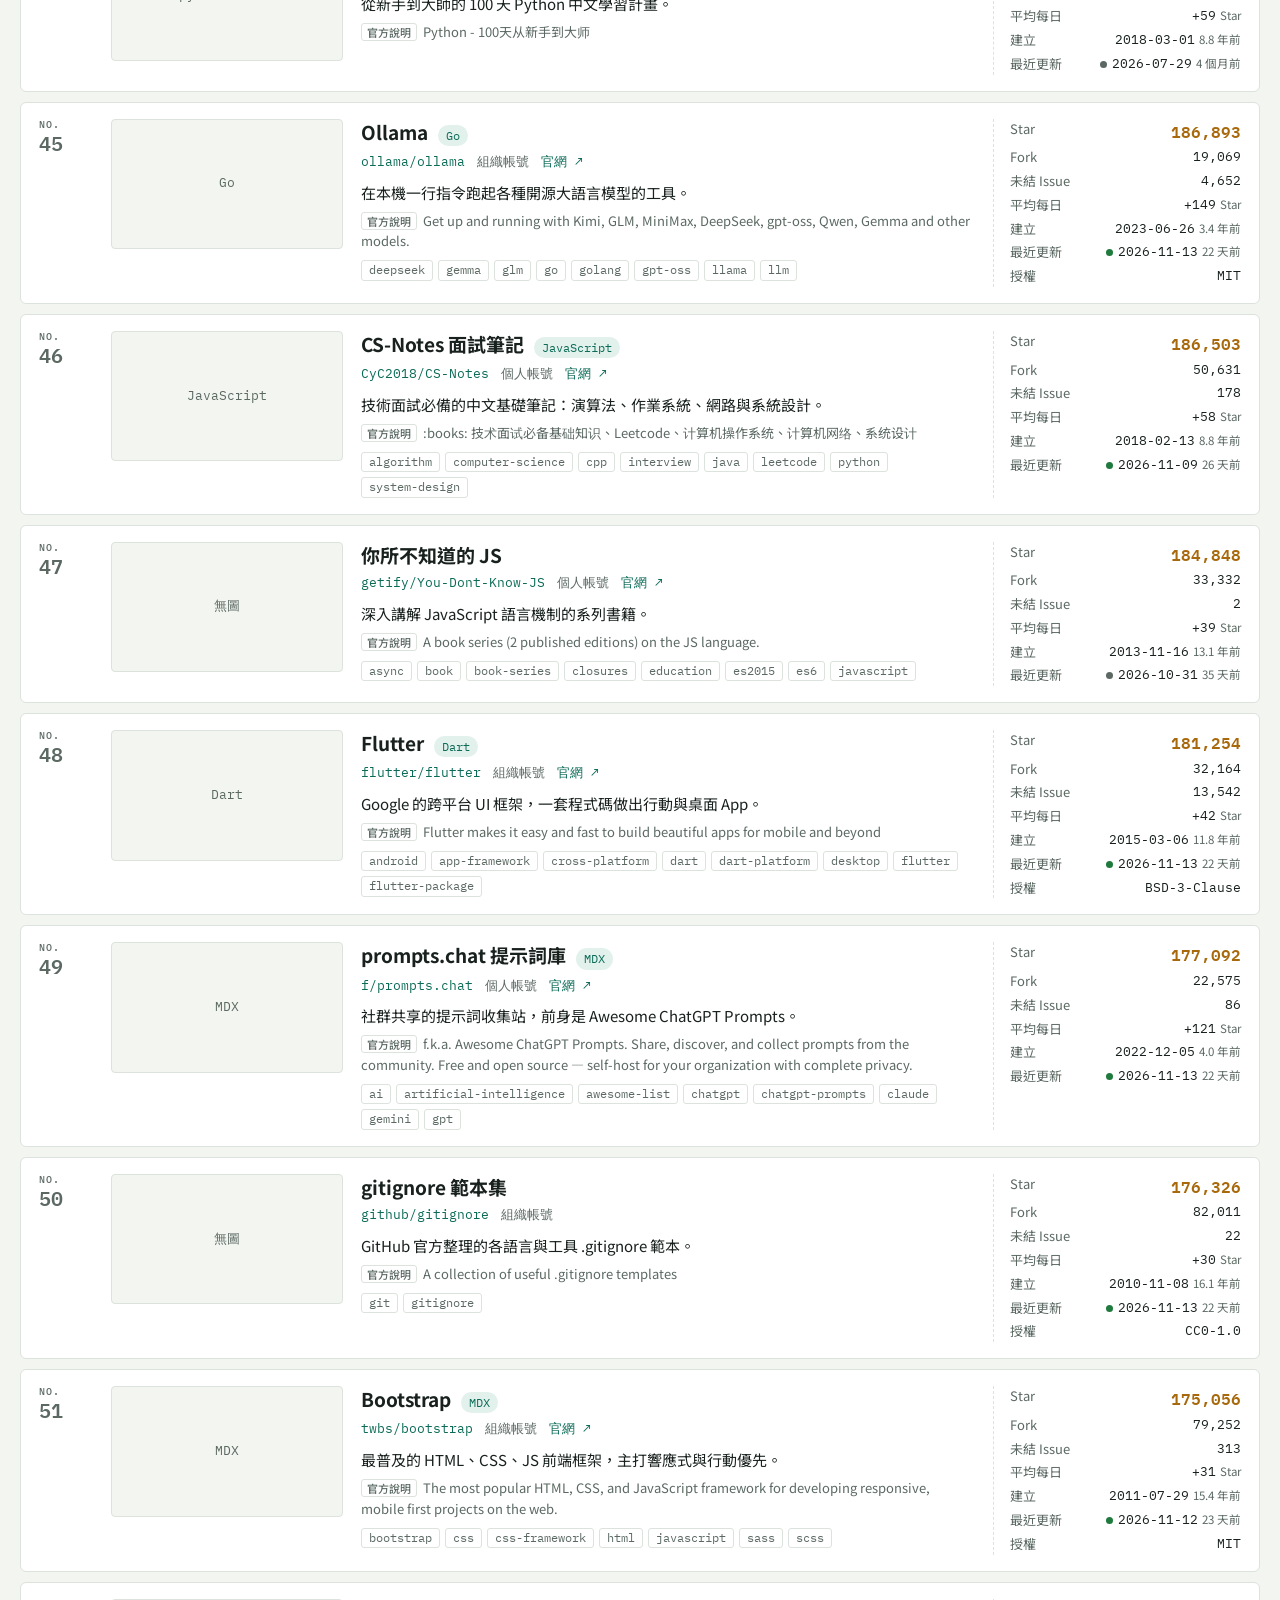
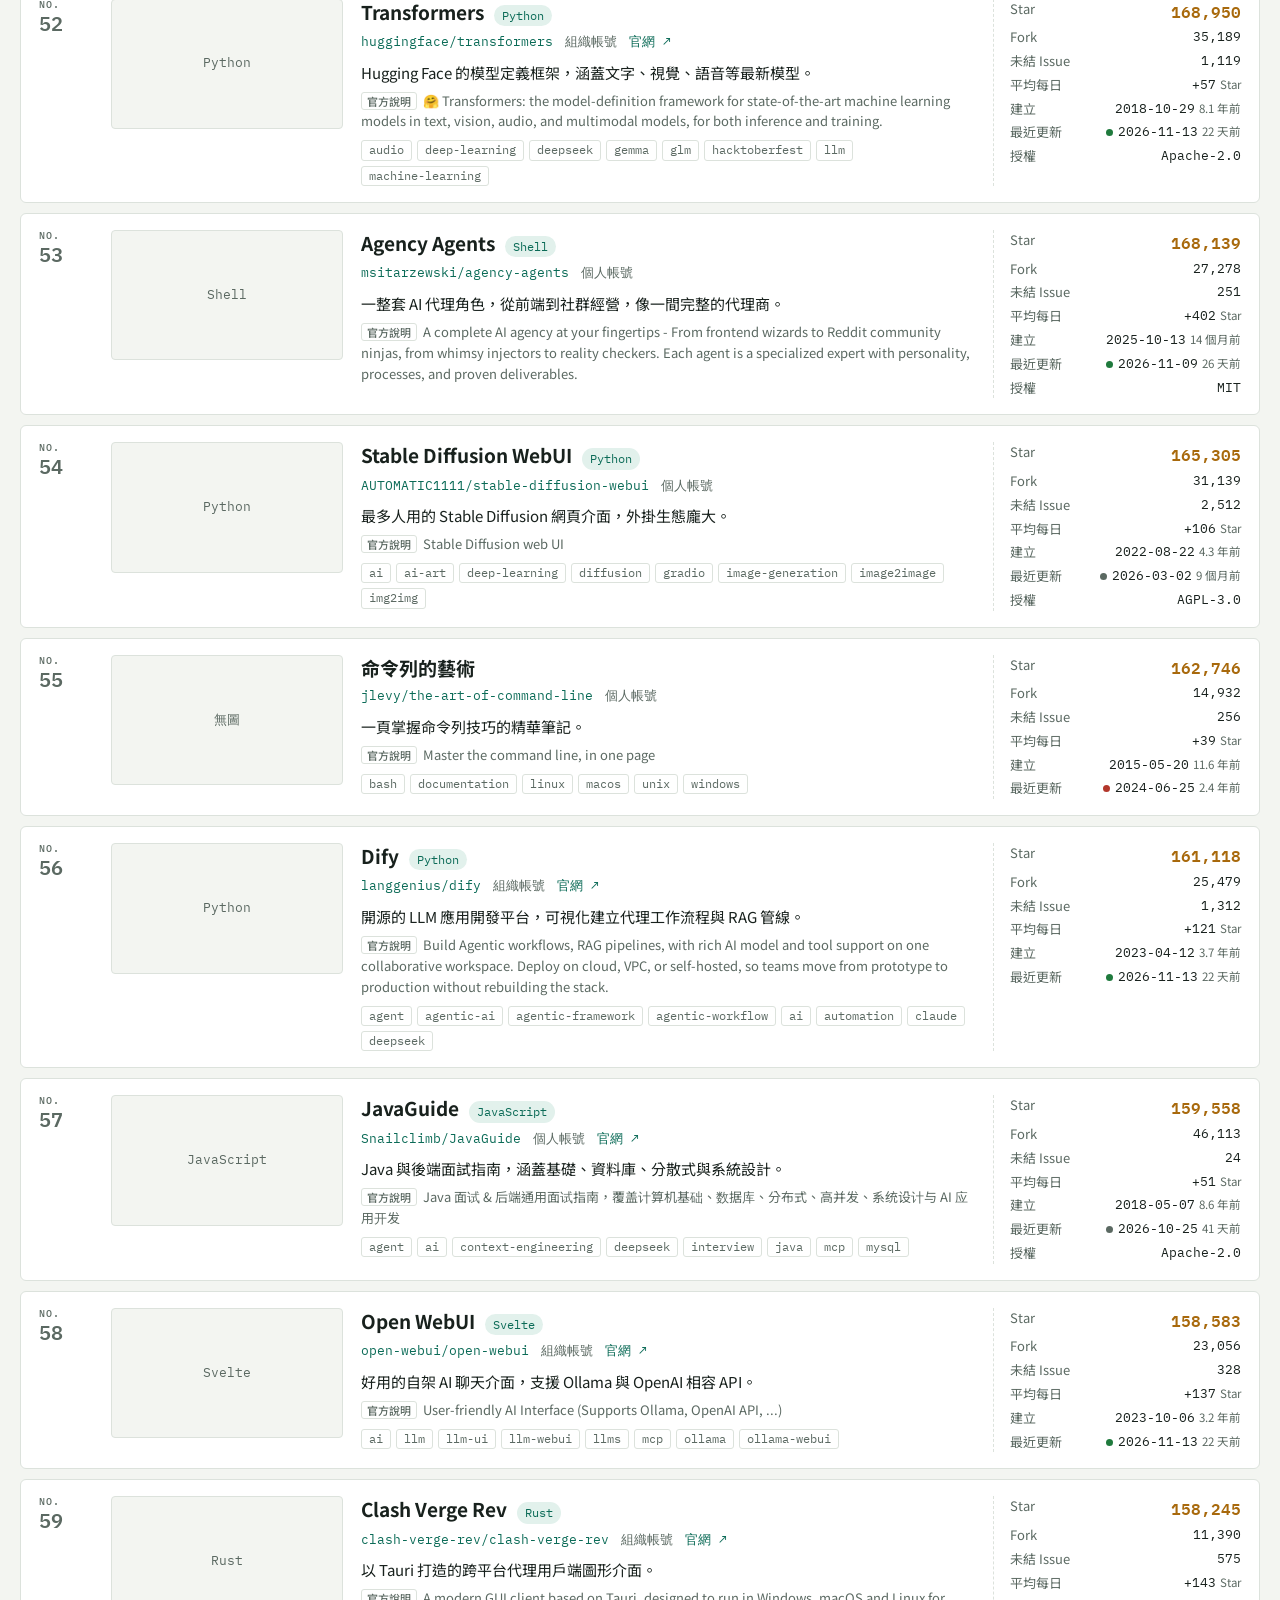
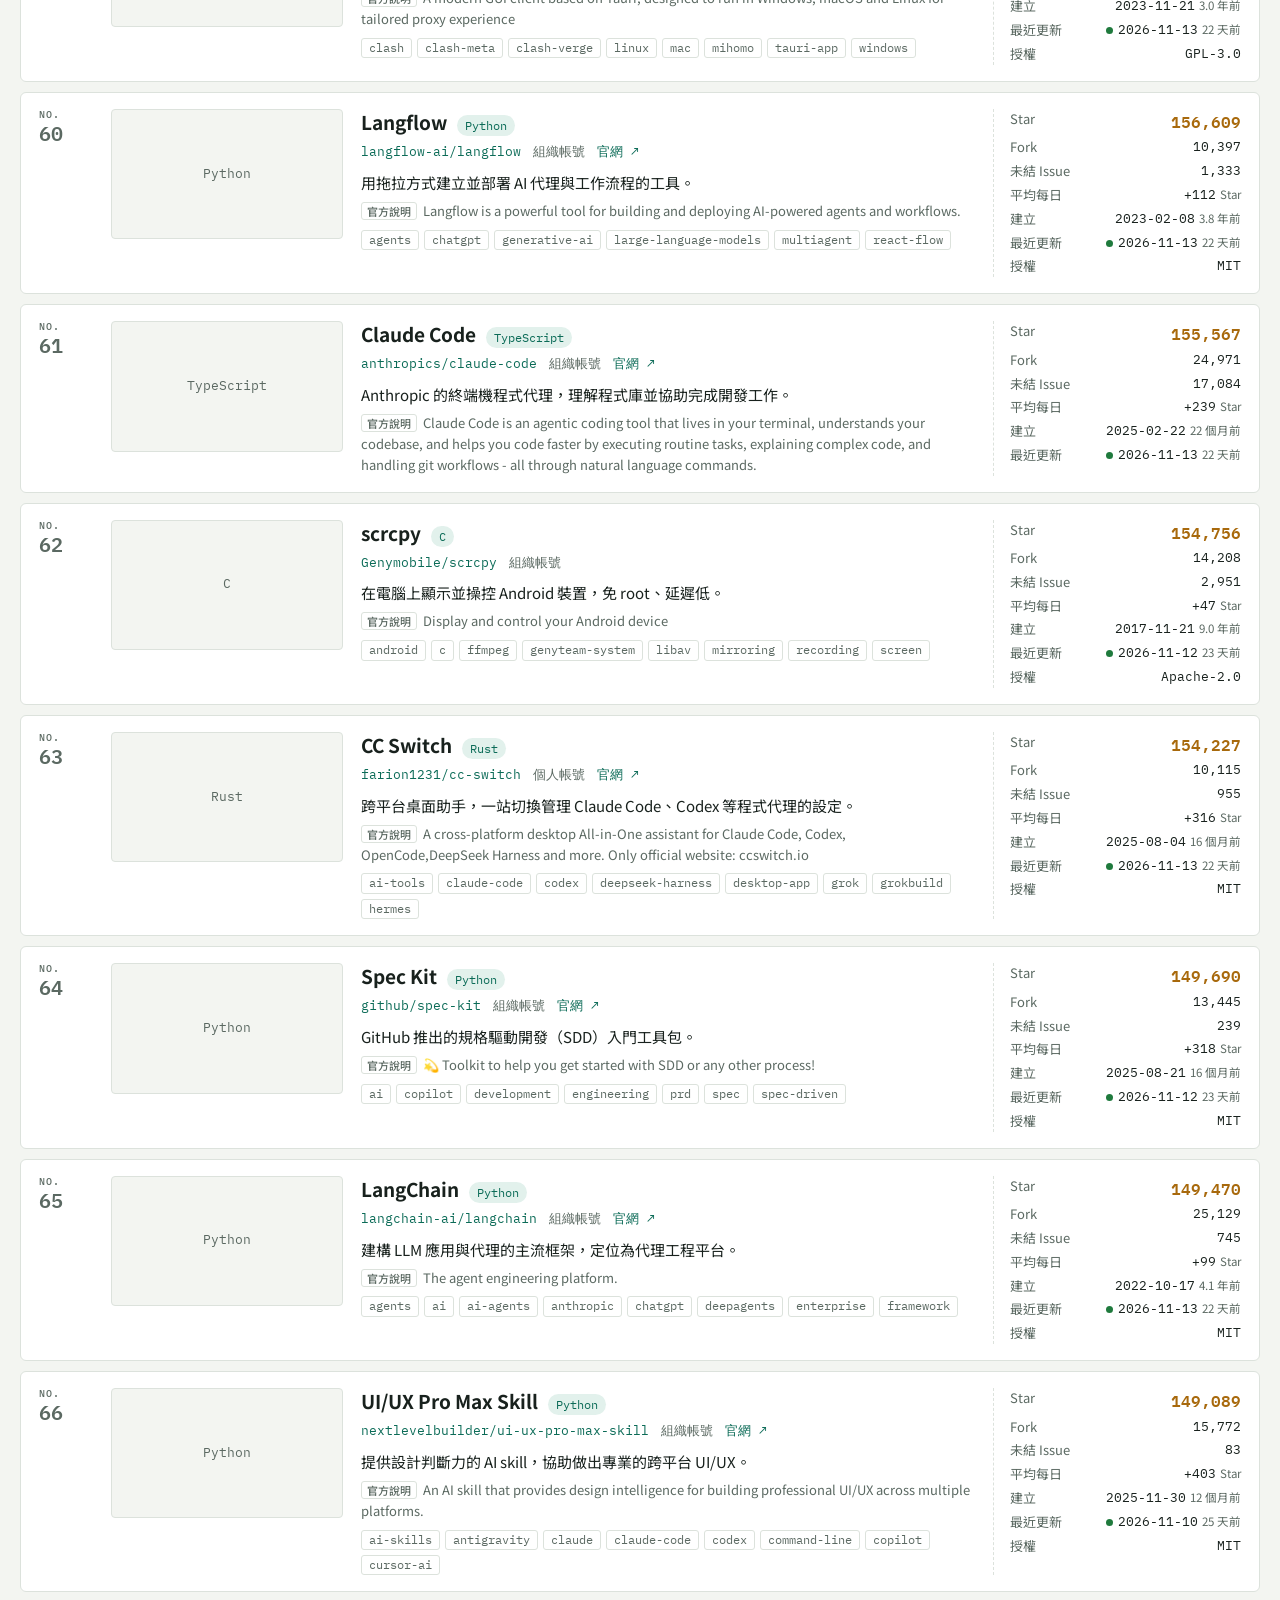
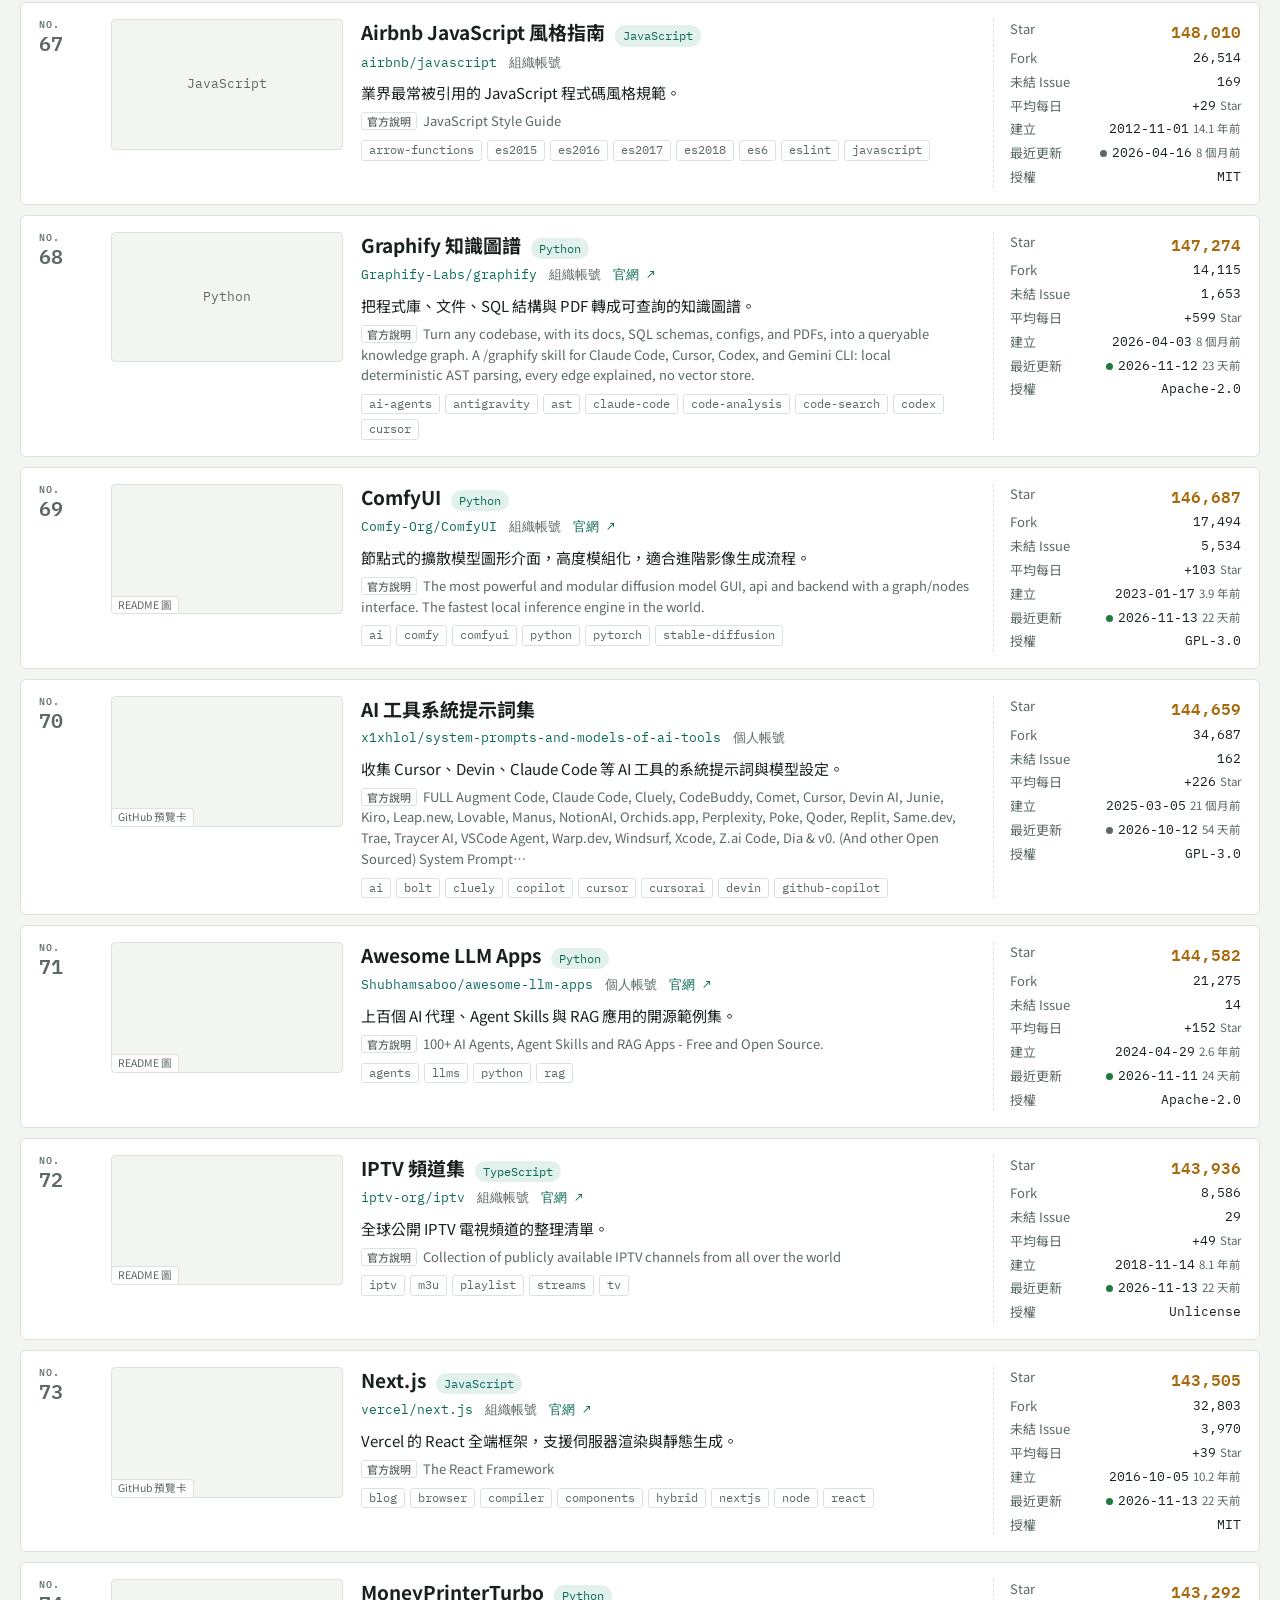
<file: github-rank/index.html>
<!DOCTYPE html>
<html lang="zh-Hant">
<head>
<meta charset="utf-8">
<meta name="viewport" content="width=device-width, initial-scale=1">
<title>GitHub 風雲榜</title>
<link rel="preconnect" href="https://fonts.googleapis.com">
<link href="https://fonts.googleapis.com/css2?family=IBM+Plex+Mono:wght@400;500;600&family=Noto+Sans+TC:wght@400;500;700&family=Noto+Serif+TC:wght@700;900&display=swap" rel="stylesheet">
<style>:root{--bg:#f3f5f1;--surface:#fff;--ink:#18211d;--muted:#5b6962;--line:#dce2dc;--accent:#0b6b57;--accent-soft:#e2f1ec;--star:#a8690c;--ok:#1f7a3d;--bad:#b3372b;--font-display:"Noto Serif TC", "Songti TC", "PMingLiU", serif;--font-body:"Noto Sans TC", "PingFang TC", "Microsoft JhengHei", sans-serif;--font-mono:"IBM Plex Mono", "SFMono-Regular", Consolas, monospace}@media (prefers-color-scheme:dark){:root:not([data-theme=light]){--bg:#111715;--surface:#19211e;--ink:#e7ece8;--muted:#98a59e;--line:#2a3531;--accent:#56c7a8;--accent-soft:#1c332d;--star:#e3b352;--ok:#5fc27e;--bad:#ef8377;color-scheme:dark}}:root[data-theme=dark]{--bg:#111715;--surface:#19211e;--ink:#e7ece8;--muted:#98a59e;--line:#2a3531;--accent:#56c7a8;--accent-soft:#1c332d;--star:#e3b352;--ok:#5fc27e;--bad:#ef8377;color-scheme:dark}*{box-sizing:border-box}html,body{margin:0}body{background:var(--bg);color:var(--ink);font-family:var(--font-body);font-size:15px;line-height:1.6}.wrap{flex-direction:column;gap:18px;max-width:1280px;margin:0 auto;padding:28px 20px 56px;display:flex}header{border-bottom:3px double var(--ink);flex-wrap:wrap;justify-content:space-between;align-items:flex-end;gap:12px 24px;padding-bottom:14px;display:flex}h1{font-family:var(--font-display);letter-spacing:.02em;margin:0;font-size:clamp(28px,5vw,40px);font-weight:900;line-height:1.15}h1 small{font-family:var(--font-mono);letter-spacing:.14em;color:var(--muted);margin-bottom:4px;font-size:12px;font-weight:500;display:block}.status{color:var(--muted);flex-wrap:wrap;align-items:center;gap:8px 12px;font-size:13px;display:flex}.status time{font-family:var(--font-mono);color:var(--ink)}button,select,input{font:inherit;color:inherit}.btn{border:1px solid var(--ink);background:var(--surface);cursor:pointer;border-radius:4px;padding:5px 12px;font-size:13px}.btn:hover{background:var(--accent-soft)}:focus-visible{outline:2px solid var(--accent);outline-offset:2px}.bar{z-index:5;background:var(--bg);border-bottom:1px solid var(--line);flex-wrap:wrap;justify-content:space-between;align-items:center;gap:12px;padding:8px 0;display:flex;position:sticky;top:0}.tabs{flex-wrap:wrap;gap:6px;display:flex}.tab{border:1px solid var(--line);background:var(--surface);cursor:pointer;border-radius:4px;padding:8px 14px;font-weight:500}.tab[aria-selected=true]{background:var(--ink);color:var(--bg);border-color:var(--ink)}.tab span{font-family:var(--font-mono);opacity:.7;margin-left:6px;font-size:12px}.tools{color:var(--muted);flex-wrap:wrap;align-items:center;gap:8px 10px;font-size:13px;display:flex}.tools input,.tools select{border:1px solid var(--line);background:var(--surface);color:var(--ink);border-radius:4px;padding:6px 9px;font-size:13px}.tools input{width:min(100%,220px)}.lede{color:var(--muted);margin:0;font-size:14px}.lede b{color:var(--ink);font-family:var(--font-mono);font-weight:500}.list{flex-direction:column;gap:10px;display:flex}.row{background:var(--surface);border:1px solid var(--line);border-radius:6px;grid-template-columns:54px 232px minmax(0,1fr) 248px;align-items:start;gap:18px;padding:16px 18px;display:grid}.row.top3{border-left:4px solid var(--accent)}.rank{font-family:var(--font-mono);color:var(--muted);font-variant-numeric:tabular-nums;font-size:20px;font-weight:600;line-height:1.2}.rank small{letter-spacing:.1em;font-size:10px;font-weight:500;display:block}.top3 .rank{color:var(--accent)}.thumb{aspect-ratio:16/9;background:var(--bg);border:1px solid var(--line);border-radius:4px;width:232px;display:block;position:relative;overflow:hidden}.thumb img{object-fit:contain;width:100%;height:100%;display:block}.thumb .ph{font-family:var(--font-mono);color:var(--muted);text-align:center;place-items:center;padding:8px;font-size:13px;display:grid;position:absolute;inset:0}.thumb .src{background:var(--surface);color:var(--muted);border-top:1px solid var(--line);border-right:1px solid var(--line);border-top-right-radius:4px;padding:0 6px;font-size:10.5px;position:absolute;bottom:0;left:0}.thumb.avatar{aspect-ratio:1;border-radius:50%;justify-self:center;width:132px}.thumb.avatar img{object-fit:cover}.main{flex-direction:column;gap:6px;min-width:0;display:flex}.title{flex-wrap:wrap;align-items:baseline;gap:6px 10px;display:flex}.title h2{overflow-wrap:anywhere;margin:0;font-size:19px;font-weight:700;line-height:1.35}.pill{font-family:var(--font-mono);background:var(--accent-soft);color:var(--accent);white-space:nowrap;border-radius:99px;padding:1px 8px;font-size:12px}.pill.warn{border:1px solid var(--bad);color:var(--bad);font-family:var(--font-body);background:0 0}.en{font-family:var(--font-mono);overflow-wrap:anywhere;color:var(--muted);flex-wrap:wrap;gap:2px 12px;font-size:13px;display:flex}a{color:var(--accent);text-decoration:none}a:hover{text-decoration:underline}.note{margin:2px 0 0;font-size:15px}.desc{color:var(--muted);overflow-wrap:anywhere;margin:0;font-size:13px}.desc b{border:1px solid var(--line);white-space:nowrap;border-radius:3px;margin-right:6px;padding:0 5px;font-size:11px;font-weight:500}.topics{flex-wrap:wrap;gap:5px;margin-top:2px;display:flex}.topics span{font-family:var(--font-mono);border:1px solid var(--line);color:var(--muted);border-radius:3px;padding:0 7px;font-size:11.5px}.stats{border-left:1px dashed var(--line);grid-template-columns:auto 1fr;align-content:start;align-self:stretch;gap:3px 12px;margin:0;padding-left:16px;font-size:13px;display:grid}.stats dt{color:var(--muted);white-space:nowrap}.stats dd{font-family:var(--font-mono);font-variant-numeric:tabular-nums;text-align:right;overflow-wrap:anywhere;margin:0}.stats dd.big{color:var(--star);font-size:16px;font-weight:600}.stats dd small{font-family:var(--font-body);color:var(--muted);margin-left:4px;font-size:11.5px}.dot{background:var(--muted);border-radius:50%;width:7px;height:7px;margin-right:5px;display:inline-block}.dot.live{background:var(--ok)}.dot.cold{background:var(--bad)}.work{border-top:1px dashed var(--line);font-family:var(--font-body);text-align:left;color:var(--muted);grid-column:1/-1;margin-top:4px;padding-top:6px;font-size:12.5px}.msg{background:var(--surface);border:1px dashed var(--line);color:var(--muted);text-align:center;border-radius:6px;padding:28px 20px}.more{align-self:center}footer{color:var(--muted);border-top:1px solid var(--line);padding-top:14px;font-size:12.5px}footer p{max-width:86ch;margin:0 0 4px}@media (width<=1020px){.row{grid-template-columns:44px 180px minmax(0,1fr)}.thumb{width:180px}.thumb.avatar{width:110px}.stats{border-left:0;border-top:1px dashed var(--line);grid-column:2/-1;grid-template-columns:repeat(auto-fill,minmax(150px,1fr));gap:2px 18px;padding-top:8px;padding-left:0}.stats>div{justify-content:space-between;gap:8px;display:flex}}@media (width<=620px){.row{grid-template-columns:1fr;gap:10px}.rank small{margin-right:4px;display:inline}.thumb{width:100%}.thumb.avatar{justify-self:start;width:96px}.stats{grid-column:1}.bar{position:static}}</style>
</head>
<body>
<div class="wrap">
  <header>
    <h1><small>GITHUB LEADERBOARD</small>GitHub 風雲榜</h1>
    <div class="status">
      <span>資料抓取於 <time id="updated">讀取中</time></span>
      <button class="btn" id="reload" type="button">重新讀取榜單</button>
      <span id="hint" role="status"></span>
    </div>
  </header>

  <div class="bar">
    <div class="tabs" role="tablist" aria-label="榜單">
      <button class="tab" role="tab" id="tab-hot" data-tab="hot" type="button">最紅專案<span id="n-hot"></span></button>
      <button class="tab" role="tab" id="tab-new" data-tab="new" type="button">最新專案<span id="n-new"></span></button>
      <button class="tab" role="tab" id="tab-devs" data-tab="devs" type="button">最紅開發者<span id="n-devs"></span></button>
    </div>
    <div class="tools">
      <input id="find" type="search" placeholder="搜尋名稱、分析、標籤" aria-label="搜尋榜單">
      <select id="lang" aria-label="程式語言"></select>
      <select id="sort" aria-label="排序">
        <option value="rank">依榜單名次</option>
        <option value="daily">平均每日 Star 多到少</option>
        <option value="forks">Fork 多到少</option>
        <option value="created">建立時間新到舊</option>
        <option value="pushed">最近更新新到舊</option>
      </select>
    </div>
  </div>

  <p class="lede" id="lede"></p>
  <main id="list" class="list"><div class="msg">讀取榜單中</div></main>

  <footer>
    <p>資料來源：GitHub 官方 Search API，由本機的 crawler.py 抓取；範例圖取自各專案 README 的第一張圖，找不到時改用 GitHub 自動產生的預覽卡。</p>
    <p>中文名稱與 50 字內分析由 Claude 依專案名稱與官方說明撰寫，僅供快速瀏覽。頁面開著時每 10 分鐘自動檢查有沒有新資料。</p>
  </footer>
</div>

<script src="site-data.js"></script>
<script>!function(){var e={hot:"GitHub 上 Star 總數最高的專案（repository）。",new:"最近 30 天內建立、Star 數最高的新專案。",devs:"追蹤者（followers）最多的個人開發者，前 100 名附介紹與代表作。"},n=50,t=null,a="hot",i="rank",l="",o="",r=n,d=null,p=function(e){return document.getElementById(e)};function u(e,n,t){var a=document.createElement(e);return n&&(a.className=n),null!=t&&(a.textContent=t),a}function s(e){return"number"==typeof e?e.toLocaleString("en-US"):"–"}function c(e){return"https://github.com/"+String(e).split("/").map(encodeURIComponent).join("/")}function h(e,n){var t=u("a",null,n);return/^https?:\/\//.test(e||"")&&(t.href=e,t.target="_blank",t.rel="noopener"),t}function f(e){var n=Date.parse(e);return isNaN(n)?null:Math.max(1,Math.round((Date.now()-n)/864e5))}function v(e){var n=f(e);return null==n?"":n<2?"今天":n<60?n+" 天前":n<730?Math.round(n/30)+" 個月前":(n/365).toFixed(1)+" 年前"}function C(e){var n=f(e.created);return n?Math.round(e.stars/n):0}function m(e,n,t,a,i){var l=u("div");l.style.display="contents",l.appendChild(u("dt",null,n));var o=u("dd",a||"");t instanceof Node?o.appendChild(t):o.textContent=t,i&&o.appendChild(u("small",null,i)),l.appendChild(o),e.appendChild(l)}function g(e,n,t,a){var i=u("a","thumb"+(a?" avatar":""));i.href=e,i.target="_blank",i.rel="noopener";var l=n.filter(function(e){return e&&e.url}),o=0,r=u("img");r.loading="lazy",r.alt="",r.referrerPolicy="no-referrer";var d=u("span","src");function p(){if(o>=l.length)return r.remove(),d.remove(),void i.appendChild(u("span","ph",t));d.textContent=l[o].label||"",d.style.display=l[o].label?"":"none",r.src=l[o].url,o+=1}return r.addEventListener("error",p),r.addEventListener("load",function(){r.naturalWidth<40&&p()}),i.appendChild(r),i.appendChild(d),p(),i}function b(){var e=p("lang"),n=t&&t[a],i={};e.textContent="";var l=u("option",null,"全部語言");l.value="",e.appendChild(l),"devs"!==a&&n?(n.items.forEach(function(e){var n=e.lang||"（未標示）";i[n]=(i[n]||0)+1}),Object.keys(i).sort(function(e,n){return i[n]-i[e]}).slice(0,30).forEach(function(n){var t=u("option",null,n+"（"+i[n]+"）");t.value=n,e.appendChild(t)}),i[o]||(o=""),e.value=o):o=""}function w(){["hot","new","devs"].forEach(function(e){p("tab-"+e).setAttribute("aria-selected",String(e===a)),p("n-"+e).textContent=t&&t[e]&&t[e].items?s(t[e].items.length):""}),p("sort").style.display=p("lang").style.display="devs"===a?"none":"",p("sort").value=i;var b=p("list");b.textContent="",d&&(d.disconnect(),d=null);var y=t&&t[a],x=y&&y.updatedAt?new Date(y.updatedAt):null;if(p("updated").textContent=x&&!isNaN(x)?x.toLocaleString("zh-TW",{hour12:!1}):"尚無資料",!y||!Array.isArray(y.items)||!y.items.length)return p("lede").textContent=e[a],void b.appendChild(u("div","msg",t?"這個榜單還沒有資料。請在這個資料夾執行 python3 crawler.py，再執行 python3 build_site.py。":"找不到 site-data.js。請在這個資料夾執行 python3 build_site.py 後按「重新讀取榜單」。"));var E=function(){var e=t&&t[a],n=e&&Array.isArray(e.items)?e.items.map(function(e,n){var t=Object.assign({},e);return t._rank=n+1,t}):[],r=l.trim().toLowerCase();return r&&(n=n.filter(function(e){return-1!==function(e){return[e.full,e.name,e.login,e.en,e.zh,e.note,e.desc,e.bio,e.lang,(e.topics||[]).join(" "),e.top&&e.top.full].join(" ").toLowerCase()}(e).indexOf(r)})),"devs"!==a&&(o&&(n=n.filter(function(e){return(e.lang||"（未標示）")===o})),"daily"===i?n.sort(function(e,n){return C(n)-C(e)}):"forks"===i?n.sort(function(e,n){return(n.forks||0)-(e.forks||0)}):"created"!==i&&"pushed"!==i||n.sort(function(e,n){return String(n[i]).localeCompare(String(e[i]))})),n}(),k=p("lede");if(k.textContent=e[a]+"共 ",k.appendChild(u("b",null,s(y.items.length))),k.appendChild(document.createTextNode(" 筆")),E.length!==y.items.length&&(k.appendChild(document.createTextNode("，符合條件 ")),k.appendChild(u("b",null,s(E.length))),k.appendChild(document.createTextNode(" 筆"))),k.appendChild(document.createTextNode("。")),E.length){if(E.slice(0,r).forEach(function(e){b.appendChild("devs"===a?function(e){var n=u("article","row"+(e._rank<=3?" top3":"")),t=u("div","rank");t.appendChild(u("small",null,"NO.")),t.appendChild(document.createTextNode(e._rank)),n.appendChild(t),n.appendChild(g(c(e.login),[{url:"https://github.com/"+encodeURIComponent(e.login)+".png?size=264"}],"@"+e.login,!0));var a=u("div","main"),i=u("div","title");i.appendChild(u("h2",null,e.zh||e.en||e.login)),a.appendChild(i);var l=u("div","en");if(l.appendChild(h(c(e.login),"@"+e.login)),e.en&&e.en!==e.zh&&l.appendChild(u("span",null,e.en)),a.appendChild(l),e.note&&a.appendChild(u("p","note",e.note)),e.bio){var o=u("p","desc");o.appendChild(u("b",null,"自我介紹")),o.appendChild(document.createTextNode(e.bio)),a.appendChild(o)}e.note||e.bio||a.appendChild(u("p","desc","這位開發者只收錄名次與追蹤者數；介紹只寫前 100 名。")),n.appendChild(a);var r=u("dl","stats"),d=function(e){return"number"==typeof e.followers?{v:s(e.followers),x:""}:"number"==typeof e.followersMin?{v:(e.followersMin/1e4).toLocaleString("en-US")+" 萬",x:"以上"}:{v:"–",x:""}}(e);if(m(r,"追蹤者",d.v,"big",d.x),e.top){var p=u("div","work");p.appendChild(document.createTextNode("代表作　")),p.appendChild(h(c(e.top.full),e.top.full)),r.appendChild(p),m(r,"Star",s(e.top.stars)),m(r,"Fork",s(e.top.forks)),m(r,"建立",e.top.created||"–","",v(e.top.created))}return n.appendChild(r),n}(e):function(e){var n,t=u("article","row"+(e._rank<=3?" top3":"")),a=u("div","rank");a.appendChild(u("small",null,"NO.")),a.appendChild(document.createTextNode(e._rank)),t.appendChild(a),t.appendChild(g(c(e.full),[{url:e.img,label:"README 圖"},{url:(n=e.full,"https://opengraph.githubassets.com/1/"+n),label:"GitHub 預覽卡"}],e.lang||"無圖"));var i=u("div","main"),l=u("div","title");l.appendChild(u("h2",null,e.zh||e.name||e.full)),e.lang&&l.appendChild(u("span","pill",e.lang)),e.archived&&l.appendChild(u("span","pill warn","已封存")),i.appendChild(l);var o=u("div","en");o.appendChild(h(c(e.full),e.full)),e.ownerType&&o.appendChild(u("span",null,"Organization"===e.ownerType?"組織帳號":"個人帳號")),/^https?:\/\//.test(e.homepage||"")&&o.appendChild(h(e.homepage,"官網 ↗")),i.appendChild(o),e.note&&i.appendChild(u("p","note",e.note));var r=u("p","desc");if(r.appendChild(u("b",null,"官方說明")),r.appendChild(document.createTextNode(e.desc||"作者未提供說明。")),i.appendChild(r),e.topics&&e.topics.length){var d=u("div","topics");e.topics.forEach(function(e){d.appendChild(u("span",null,e))}),i.appendChild(d)}return t.appendChild(i),t.appendChild(function(e){var n=u("dl","stats");if(m(n,"Star",s(e.stars),"big"),m(n,"Fork",s(e.forks)),"number"!=typeof e.issues||m(n,"未結 Issue",s(e.issues)),m(n,"平均每日","+"+s(C(e)),"","Star"),m(n,"建立",e.created||"–","",v(e.created)),e.pushed){var t=f(e.pushed),a=u("span");a.appendChild(u("span","dot"+(t<=30?" live":t>365?" cold":""))),a.appendChild(document.createTextNode(e.pushed)),m(n,"最近更新",a,"",v(e.pushed))}return e.license&&m(n,"授權",e.license),n}(e)),t}(e))}),E.length>r){var A=u("button","btn more","再顯示 "+Math.min(n,E.length-r)+" 筆（已顯示 "+r+" / "+s(E.length)+"）");A.type="button";var L=function(){r+=n,w()};if(A.addEventListener("click",L),b.appendChild(A),"IntersectionObserver"in window){var N=window.scrollY;(d=new IntersectionObserver(function(e){e[0].isIntersecting&&L()},{rootMargin:"600px"})).observe(A),window.scrollTo(0,N)}}}else b.appendChild(u("div","msg","沒有符合的項目，換個關鍵字或語言試試。"))}function y(){var e=location.hash.replace("#","");a=-1!==["hot","new","devs"].indexOf(e)?e:"hot",r=n,b(),w()}function x(e){var n=document.createElement("script");n.src="site-data.js?t="+Date.now(),n.onload=function(){var a=!t||!window.LEADERBOARD||t.builtAt!==window.LEADERBOARD.builtAt;t=window.LEADERBOARD||t,a&&(b(),w()),e&&(p("hint").textContent=(a?"已換上新資料":"已是最新資料")+"（"+(new Date).toLocaleTimeString("zh-TW",{hour12:!1})+"）"),n.remove()},n.onerror=function(){e&&(p("hint").textContent="讀不到 site-data.js"),n.remove()},document.head.appendChild(n)}document.querySelectorAll(".tab").forEach(function(e){e.addEventListener("click",function(){location.hash!=="#"+e.dataset.tab&&(location.hash=e.dataset.tab)})}),p("sort").addEventListener("change",function(e){i=e.target.value,r=n,w()}),p("lang").addEventListener("change",function(e){o=e.target.value,r=n,w()}),p("find").addEventListener("input",function(e){l=e.target.value,r=n,w()}),p("reload").addEventListener("click",function(){p("hint").textContent="讀取中",x(!0)}),window.addEventListener("hashchange",y),t=window.LEADERBOARD||null,y(),setInterval(function(){document.hidden||x(!1)},6e5)}();</script>
</body>
</html>
</file>
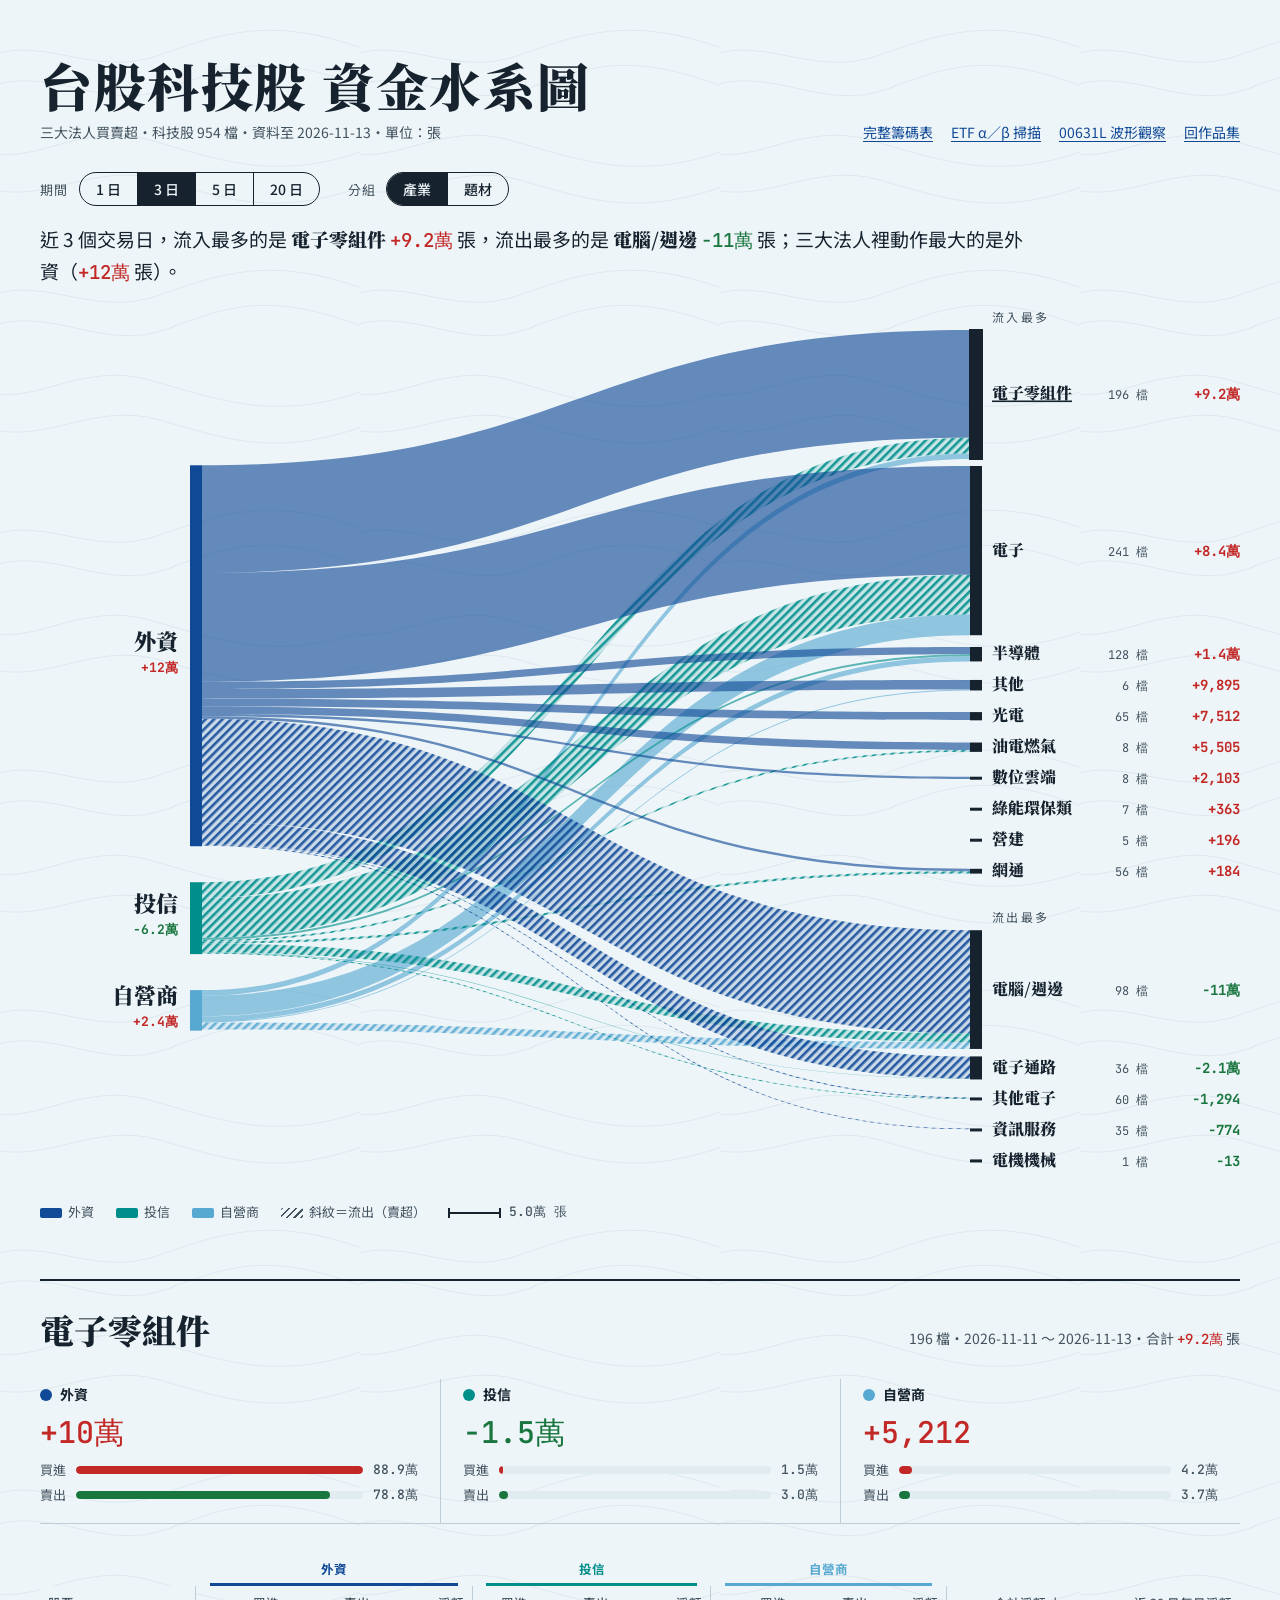
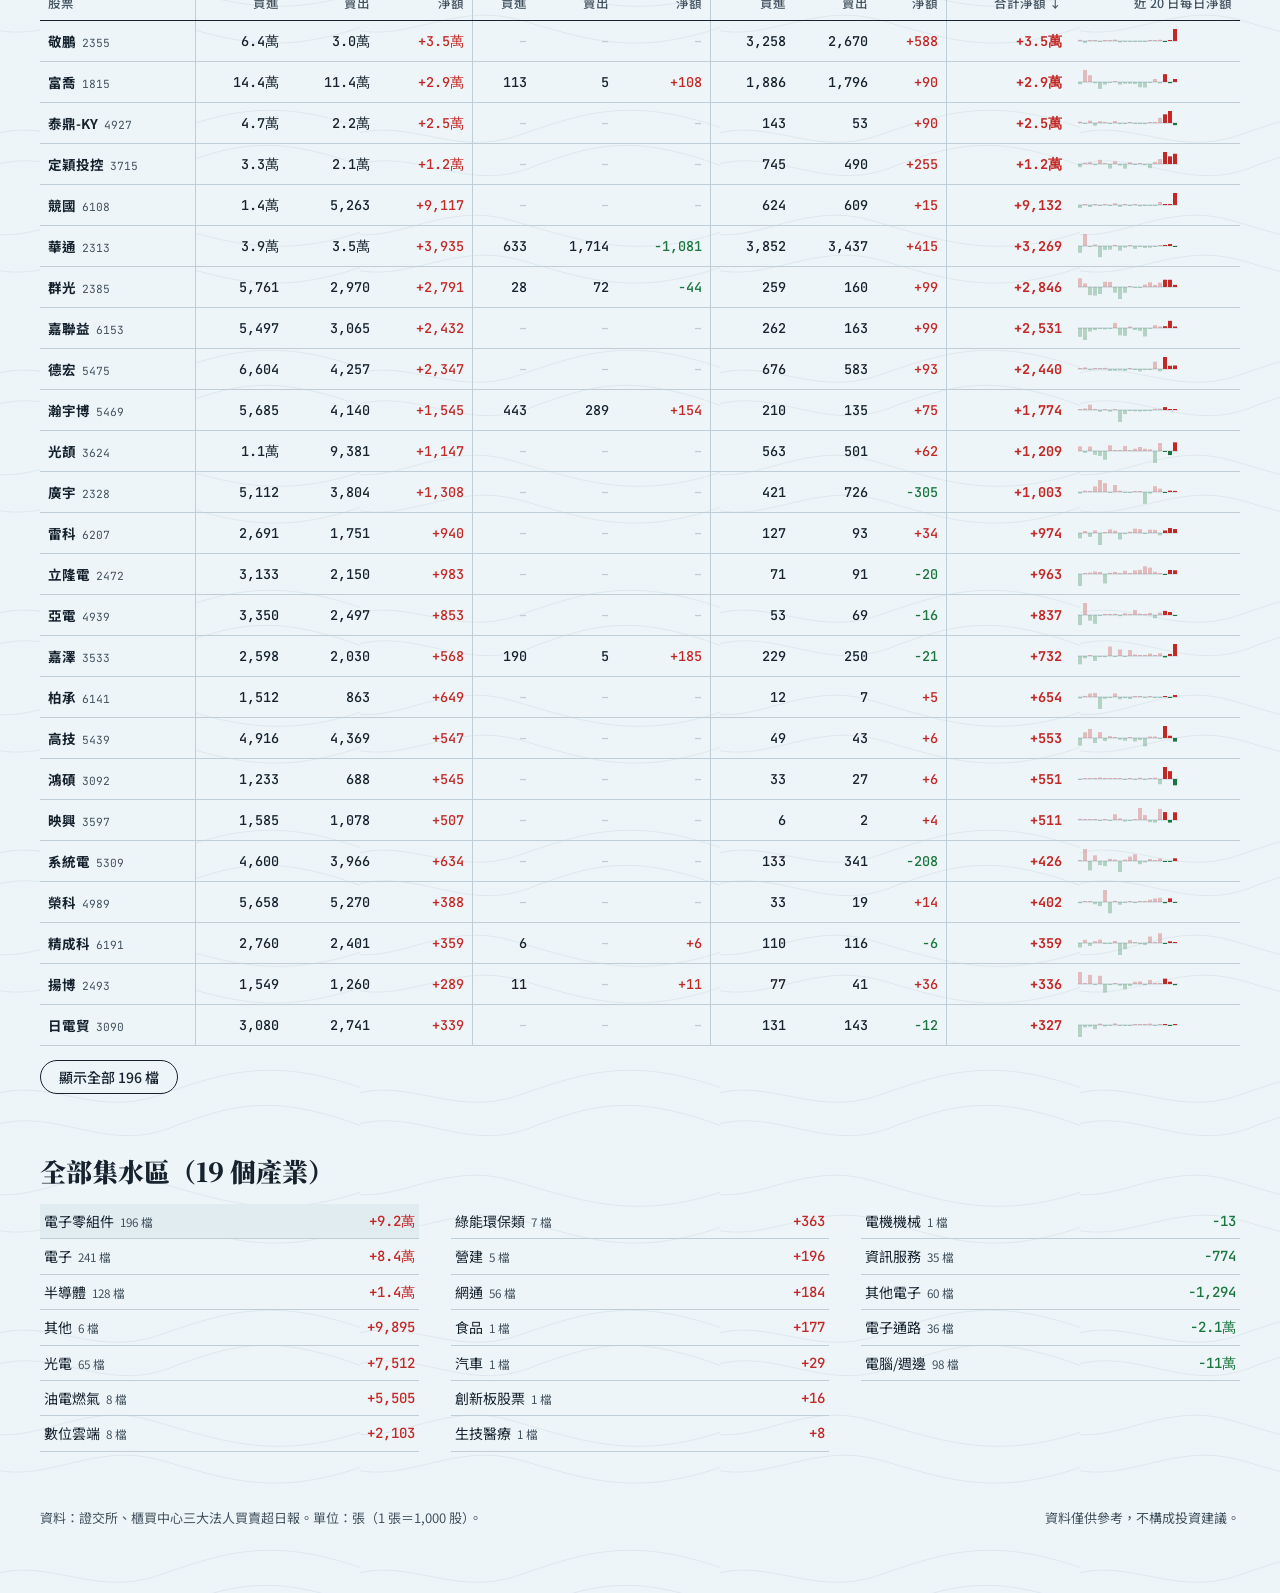
<file: tw-tech/index.html>
<!doctype html>
<html lang="zh-Hant">
<head>
<meta charset="utf-8">
<meta name="viewport" content="width=device-width, initial-scale=1">
<title>台股資金水系圖</title>
<meta name="description" content="台股科技股三大法人買賣超：外資、投信、自營商的資金流向哪些產業和題材，可切 1／3／5／20 日。">
<meta name="theme-color" content="#eef3f6">
<link rel="icon" href="data:image/svg+xml,%3Csvg xmlns='http://www.w3.org/2000/svg' viewBox='0 0 32 32'%3E%3Cpath d='M2 8c10 0 14 8 28 8M2 16h28M2 24c10 0 14-8 28-8' fill='none' stroke='%23284f8c' stroke-width='3'/%3E%3C/svg%3E">
<link rel="preconnect" href="https://fonts.googleapis.com">
<link rel="preconnect" href="https://fonts.gstatic.com" crossorigin>
<link href="https://fonts.googleapis.com/css2?family=JetBrains+Mono:wght@500;700&family=Noto+Sans+TC:wght@400;500;700&family=Noto+Serif+TC:wght@700;900&display=swap" rel="stylesheet">
<style>:root{color-scheme:light;--ground:oklch(96.5% .009 230);--ground-2:oklch(93.5% .014 230);--rule:oklch(84% .02 235);--ink:oklch(25% .03 248);--ink-soft:oklch(43% .03 245);--foreign:oklch(42% .14 258);--trust:oklch(58% .11 192);--dealer:oklch(70% .1 232);--up:oklch(53% .19 27);--down:oklch(50% .12 152);--serif:"Noto Serif TC", "Songti TC", serif;--sans:"Noto Sans TC", "PingFang TC", system-ui, sans-serif;--mono:"JetBrains Mono", ui-monospace, monospace}*{box-sizing:border-box}html{background:var(--ground)}body{color:var(--ink);font-family:var(--sans);background-color:var(--ground);background-image:url("data:image/svg+xml,%3Csvg xmlns='http://www.w3.org/2000/svg' width='360' height='240' viewBox='0 0 360 240'%3E%3Cg fill='none' stroke='%2393aac0' stroke-opacity='.18' stroke-width='1'%3E%3Cpath d='M-20 60c60-30 110 20 180-5s120-40 220 0'/%3E%3Cpath d='M-20 90c70-30 120 25 190-2s110-35 210 5'/%3E%3Cpath d='M-20 150c50 20 100-30 170-10s130 45 230 5'/%3E%3Cpath d='M-20 185c60 25 110-25 180-5s120 40 220 0'/%3E%3C/g%3E%3C/svg%3E");margin:0;line-height:1.6}::selection{background:var(--foreign);color:#fff}:focus-visible{outline:2.5px solid var(--foreign);outline-offset:3px}a{color:var(--foreign);text-underline-offset:3px}.num{font-family:var(--mono);font-variant-numeric:tabular-nums;font-weight:500}.up{color:var(--up)}.down{color:var(--down)}main{max-width:1240px;margin:0 auto;padding:clamp(28px,5vw,56px) 20px 64px}header.top{flex-wrap:wrap;justify-content:space-between;align-items:flex-end;gap:16px 32px;display:flex}h1{font-family:var(--serif);letter-spacing:.03em;margin:0;font-size:clamp(30px,4.6vw,52px);font-weight:900;line-height:1.1}.sub{color:var(--ink-soft);margin:8px 0 0;font-size:14px}.links{flex-wrap:wrap;gap:18px;font-size:14px;display:flex}.controls{flex-wrap:wrap;align-items:center;gap:12px 28px;margin:28px 0 8px;display:flex}.seg{border:1.5px solid var(--ink);border-radius:999px;display:inline-flex;overflow:hidden}.seg-label{color:var(--ink-soft);letter-spacing:.1em;margin-right:10px;font-size:13px}.seg button{font:500 14px var(--sans);color:var(--ink);cursor:pointer;background:0 0;border:0;padding:6px 16px;transition:background .2s,color .2s}.seg button+button{border-left:1.5px solid var(--ink)}.seg button[aria-pressed=true]{background:var(--ink);color:var(--ground)}.seg button:hover:not([aria-pressed=true]){background:var(--ground-2)}.headline{max-width:52em;margin:18px 0 0;font-size:clamp(16px,1.8vw,19px)}.headline b{font-family:var(--serif);font-weight:900}.map{margin-top:18px;position:relative}#flow{width:100%;display:block;overflow:visible}#flow .rib{transition:opacity .25s ease-out}#flow.hl .rib:not(.on){opacity:.08}#flow .src-label,#flow .basin-label{font-family:var(--serif);fill:var(--ink);font-weight:900}#flow .basin{cursor:pointer}#flow .basin:focus-visible{outline:none}#flow .basin:focus-visible .basin-label,#flow .basin.sel .basin-label{text-underline-offset:4px;text-decoration:underline 2px}#flow .basin.sel .bar-node{stroke:var(--ink);stroke-width:2px}#flow .meta{font-family:var(--mono);fill:var(--ink-soft);font-size:12px}#flow .val{font-family:var(--mono);font-weight:700}#flow .section-tag{font-family:var(--sans);fill:var(--ink-soft);letter-spacing:.2em;font-size:12px}.legend{color:var(--ink-soft);flex-wrap:wrap;align-items:center;gap:8px 22px;margin-top:12px;font-size:13px;display:flex}.legend i{vertical-align:-1px;border-radius:2px;width:22px;height:10px;margin-right:6px;display:inline-block}.legend .out{background:repeating-linear-gradient(135deg, var(--ink-soft) 0 2px, transparent 2px 5px)}.legend .scale{align-items:center;gap:8px;display:inline-flex}.legend .scale span{background:var(--ink);height:2px;display:inline-block;position:relative}.legend .scale span:before,.legend .scale span:after{content:"";background:var(--ink);width:2px;height:10px;position:absolute;top:-4px}.legend .scale span:before{left:0}.legend .scale span:after{right:0}section.detail{border-top:2px solid var(--ink);margin-top:56px;padding-top:22px}.detail-head{flex-wrap:wrap;justify-content:space-between;align-items:baseline;gap:8px 24px;display:flex}h2{font-family:var(--serif);margin:0;font-size:clamp(24px,3vw,34px);font-weight:900}.detail-head p{color:var(--ink-soft);margin:0;font-size:14px}.gauges{border-bottom:1px solid var(--rule);grid-template-columns:repeat(3,minmax(0,1fr));gap:0;margin:22px 0 28px;display:grid}.gauge{padding:4px 22px 18px 0}.gauge+.gauge{border-left:1px solid var(--rule);padding-left:22px}.gauge h3{align-items:center;gap:8px;margin:0 0 8px;font-size:14px;font-weight:700;display:flex}.gauge h3 i{border-radius:50%;width:12px;height:12px}.gauge .net{font-size:clamp(22px,2.4vw,30px);line-height:1.2}.gauge .bs{color:var(--ink-soft);grid-template-columns:auto 1fr auto;align-items:center;gap:4px 10px;margin-top:10px;font-size:13px;display:grid}.gauge .bs .track{background:var(--ground-2);border-radius:4px;height:8px;overflow:hidden}.gauge .bs .track b{border-radius:4px;height:100%;display:block}.table-wrap{-webkit-overflow-scrolling:touch;overflow-x:auto}table{border-collapse:collapse;width:100%;min-width:980px;font-size:13.5px}th,td{text-align:right;white-space:nowrap;padding:7px 8px}th{color:var(--ink-soft);border-bottom:1.5px solid var(--ink);font-size:12.5px;font-weight:500;position:relative}th button{all:unset;cursor:pointer}th button:focus-visible{outline:2px solid var(--foreign);outline-offset:2px}th[aria-sort] button:after{content:" ↓"}th[aria-sort=ascending] button:after{content:" ↑"}thead tr:first-child th{text-align:center;color:var(--ink);border-bottom:0;padding-bottom:0;font-weight:700}thead tr:first-child th span{border-bottom:3px solid;margin:0 6px;padding-bottom:4px;display:block}td:first-child,th:first-child{text-align:left}tbody tr{border-bottom:1px solid var(--rule)}tbody tr:hover{background:oklch(93% .02 230/.6)}td.stock,thead tr:last-child th:first-child{background:var(--ground);z-index:1;position:sticky;left:0}tbody tr:hover td.stock{background:oklch(93% .02 230)}td.stock b{font-weight:700}td.stock small{color:var(--ink-soft);font-family:var(--mono);margin-left:6px}td.grp-end,th.grp-end{border-right:1px solid var(--rule)}td.total{font-weight:700}.zero{color:var(--rule)}.spark{display:block}.more{font:500 14px var(--sans);border:1.5px solid var(--ink);cursor:pointer;color:var(--ink);background:0 0;border-radius:999px;margin-top:14px;padding:6px 18px}.more:hover{background:var(--ground-2)}section.all{margin-top:56px}section.all h2{margin-bottom:12px;font-size:clamp(20px,2.4vw,26px)}.basins{columns:3 300px;column-gap:32px;margin:0;padding:0;list-style:none}.basins li{break-inside:avoid}.basins button{all:unset;box-sizing:border-box;cursor:pointer;border-bottom:1px solid var(--rule);grid-template-columns:1fr auto;gap:12px;width:100%;padding:6px 4px;font-size:14px;display:grid}.basins button:hover,.basins button[aria-current=true]{background:var(--ground-2)}.basins button:focus-visible{outline:2px solid var(--foreign)}.basins small{color:var(--ink-soft);margin-left:6px}footer{color:var(--ink-soft);flex-wrap:wrap;justify-content:space-between;gap:8px 24px;margin-top:56px;font-size:13px;display:flex}.loading{color:var(--ink-soft);padding:80px 0}@media (width<=720px){.gauges{grid-template-columns:1fr}.gauge,.gauge+.gauge{border-left:0;padding:12px 0}.gauge+.gauge{border-top:1px solid var(--rule)}.controls{gap:12px}}@media (prefers-reduced-motion:reduce){*{transition:none!important}}</style>
</head>
<body>
<main>
  <header class="top">
    <div>
      <h1>台股科技股 資金水系圖</h1>
      <p class="sub" id="sub">三大法人買賣超・載入中…</p>
    </div>
    <nav class="links" aria-label="其他頁面">
      <a href="screener.html">完整籌碼表</a>
      <a href="etf_ab.html">ETF α／β 掃描</a>
      <a href="00631L.html">00631L 波形觀察</a>
      <a href="../">回作品集</a>
    </nav>
  </header>

  <div class="controls">
    <div><span class="seg-label">期間</span><span class="seg" id="win" role="group" aria-label="期間">
      <button data-v="1">1 日</button><button data-v="3" aria-pressed="true">3 日</button><button data-v="5">5 日</button><button data-v="20">20 日</button>
    </span></div>
    <div><span class="seg-label">分組</span><span class="seg" id="grp" role="group" aria-label="分組">
      <button data-v="i" aria-pressed="true">產業</button><button data-v="t">題材</button>
    </span></div>
  </div>
  <p class="headline" id="headline" aria-live="polite"></p>

  <div class="map">
    <svg id="flow" role="img" aria-label="三大法人資金流向各產業的水系圖"><text x="0" y="40" class="meta">資料載入中…</text></svg>
    <div class="legend">
      <span><i style="background:var(--foreign)"></i>外資</span>
      <span><i style="background:var(--trust)"></i>投信</span>
      <span><i style="background:var(--dealer)"></i>自營商</span>
      <span><i class="out"></i>斜紋＝流出（賣超）</span>
      <span class="scale"><span id="scale-bar"></span><em id="scale-txt" class="num" style="font-style:normal"></em></span>
    </div>
  </div>

  <section class="detail" id="detail" aria-live="polite"></section>

  <section class="all">
    <h2 id="all-title">全部集水區</h2>
    <ul class="basins" id="basins"></ul>
  </section>

  <footer>
    <span>資料：證交所、櫃買中心三大法人買賣超日報。單位：張（1 張＝1,000 股）。</span>
    <span>資料僅供參考，不構成投資建議。</span>
  </footer>
</main>

<script>const INST=[{k:"f",name:"外資",color:"var(--foreign)"},{k:"t",name:"投信",color:"var(--trust)"},{k:"d",name:"自營商",color:"var(--dealer)"}],state={win:3,grp:"i",sel:null,sortKey:"net",sortDir:-1,showAll:!1};let DATA,GROUPS;const fmt=t=>{const e=Math.abs(t);return(t>0?"+":t<0?"−":"")+(e>=1e4?(e/1e4).toFixed(e>=1e5?0:1)+"萬":e.toLocaleString("en-US"))},plain=t=>Math.abs(t)>=1e4?(t/1e4).toFixed(1)+"萬":t.toLocaleString("en-US"),cell=(t,e)=>0===t?'<span class="zero">–</span>':e?fmt(t):plain(t),cls=t=>t>0?"up":t<0?"down":"",esc=t=>String(t).replace(/[&<>"]/g,t=>({"&":"&amp;","<":"&lt;",">":"&gt;",'"':"&quot;"}[t]));function agg(t,e){const s=DATA.dates.length,n={fb:0,fs:0,tb:0,ts:0,db:0,ds:0};for(let a=s-e;a<s;a++){const e=6*a,s=t.v;n.fb+=s[e],n.fs+=s[e+1],n.tb+=s[e+2],n.ts+=s[e+3],n.db+=s[e+4],n.ds+=s[e+5]}return n.f=n.fb-n.fs,n.t=n.tb-n.ts,n.d=n.db-n.ds,n.net=n.f+n.t+n.d,n}const dailyNet=t=>DATA.dates.map((e,s)=>{const n=6*s,a=t.v;return a[n]-a[n+1]+a[n+2]-a[n+3]+a[n+4]-a[n+5]});function compute(){const t=new Map;for(const e of DATA.stocks){const s=e[state.grp],n=agg(e,state.win);let a=t.get(s);a||t.set(s,a={name:s,stocks:[],fb:0,fs:0,tb:0,ts:0,db:0,ds:0,f:0,t:0,d:0,net:0}),a.stocks.push({s:e,a:n});for(const t of["fb","fs","tb","ts","db","ds","f","t","d","net"])a[t]+=n[t]}GROUPS=[...t.values()].sort((t,e)=>e.net-t.net),state.sel&&t.has(state.sel)||(state.sel=GROUPS[0].name)}function drawFlow(){const t=document.getElementById("flow"),e=t.clientWidth||1e3,s=e<700,n=s?7:10,a=s?3:5,l=GROUPS.filter(t=>t.net>0).slice(0,n),r=GROUPS.filter(t=>t.net<0).slice(-a).reverse(),c=[...l,...r],o=s?128:270,i=s?8:12,d=s?64:150,$=e-o,h=s?5:7,u=t=>Math.abs(t.f)+Math.abs(t.t)+Math.abs(t.d),m=s?34:24,f=s?300:440;let b=f/(c.reduce((t,e)=>t+u(e),0)||1);for(let t=0;t<4;t++){const t=c.filter(t=>u(t)*b>=m).reduce((t,e)=>t+u(e),0)||1;b=f/t}let p=24;const g=c.map((t,e)=>{e===l.length&&r.length&&(p+=40);const s=Math.max(u(t)*b,3),n=Math.max(s,m),a={g:t,y:p+(n-s)/2,h:s,out:t.net<0};return p+=n+h,a}),y=p+10,w=INST.map(t=>c.reduce((e,s)=>e+Math.abs(s[t.k]),0)),v=s?26:36,k=w.reduce((t,e)=>t+e,0)*b+2*v;let x=Math.max(24,(y-k)/2);const E=INST.map((t,e)=>{const s={it:t,y:x,h:Math.max(w[e]*b,3),cur:x};return x+=s.h+v,s}),S=[];S.push(`<defs>${INST.map(t=>`<pattern id="hatch-${t.k}" width="6" height="6" patternUnits="userSpaceOnUse" patternTransform="rotate(45)"><rect width="6" height="6" fill="${t.color}" fill-opacity=".18"/><rect width="2.6" height="6" fill="${t.color}"/></pattern>`).join("")}</defs>`);const A=[];for(const t of g){let e=t.y;INST.forEach((s,n)=>{const a=t.g[s.k],l=Math.abs(a)*b;if(l<.4)return;const r=E[n],c=r.cur,o=e;r.cur+=l,e+=l;const h=(d+$)/2,u=`M${d+i},${c} C${h},${c} ${h},${o} ${$},${o} L${$},${o+l} C${h},${o+l} ${h},${c+l} ${d+i},${c+l} Z`;A.push(`<path class="rib" data-src="${s.k}" data-b="${esc(t.g.name)}" d="${u}" fill="${a<0?`url(#hatch-${s.k})`:s.color}" fill-opacity="${a<0?.9:.62}"><title>${s.name} → ${esc(t.g.name)}：${fmt(a)} 張</title></path>`)})}S.push(A.join("")),E.forEach((t,e)=>{const n=DATA.stocks.reduce((e,s)=>e+agg(s,state.win)[t.it.k],0);S.push(`<g class="src" data-src="${t.it.k}" tabindex="0" role="button" aria-label="${t.it.name}，總淨額 ${fmt(n)} 張">\n      <rect class="bar-node" x="${d}" y="${t.y}" width="${i}" height="${t.h}" fill="${t.it.color}"/>\n      <text class="src-label" x="${d-12}" y="${t.y+t.h/2-(s?4:6)}" text-anchor="end" font-size="${s?15:22}">${t.it.name}</text>\n      <text class="val ${cls(n)}" x="${d-12}" y="${t.y+t.h/2+(s?12:16)}" text-anchor="end" font-size="${s?10.5:13}" fill="currentColor">${fmt(n)}</text></g>`)}),l.length&&S.push(`<text class="section-tag" x="${$+i+10}" y="16">流入最多</text>`),r.length&&S.push(`<text class="section-tag" x="${$+i+10}" y="${g[l.length].y-8}">流出最多</text>`);for(const t of g){const n=t.g,a=t.y+t.h/2;S.push(`<g class="basin${n.name===state.sel?" sel":""}" data-b="${esc(n.name)}" tabindex="0" role="button" aria-label="${esc(n.name)}，淨額 ${fmt(n.net)} 張，看個股">\n      <rect class="bar-node" x="${$}" y="${t.y}" width="${i}" height="${t.h}" fill="var(--ink)"/>\n      <rect x="${$}" y="${t.y-h/2}" width="${o}" height="${t.h+h}" fill="transparent"/>\n      <text class="basin-label" x="${$+i+10}" y="${a+(s?-3:5)}" font-size="${s?13:16}">${esc(n.name.length>(s?7:12)?n.name.slice(0,s?7:12)+"…":n.name)}</text>\n      <text class="val ${cls(n.net)}" x="${s?$+i+10:e}" y="${a+(s?13:5)}" text-anchor="${s?"start":"end"}" font-size="${s?11:14}" fill="currentColor">${fmt(n.net)}</text>\n      ${s?"":`<text class="meta" x="${e-92}" y="${a+5}" text-anchor="end">${n.stocks.length} 檔</text>`}</g>`)}t.setAttribute("viewBox",`0 0 ${e} ${y}`),t.setAttribute("height",y),t.innerHTML=S.join("");const M=[1e3,2e3,5e3,1e4,2e4,5e4,1e5].find(t=>t*b>=24)||1e5;document.getElementById("scale-bar").style.width=Math.min(M*b,140)+"px",document.getElementById("scale-txt").textContent=`${plain(M)} 張`,bindFlow(t)}function bindFlow(t){const e=(e,s)=>{t.classList.add("hl"),t.querySelectorAll(".rib").forEach(t=>t.classList.toggle("on",t.dataset[e]===s))},s=()=>t.classList.remove("hl");t.querySelectorAll(".src").forEach(t=>{t.addEventListener("mouseenter",()=>e("src",t.dataset.src)),t.addEventListener("mouseleave",s),t.addEventListener("focus",()=>e("src",t.dataset.src)),t.addEventListener("blur",s)}),t.querySelectorAll(".basin").forEach(t=>{t.addEventListener("mouseenter",()=>e("b",t.dataset.b)),t.addEventListener("mouseleave",s),t.addEventListener("focus",()=>e("b",t.dataset.b)),t.addEventListener("blur",s);const n=()=>{select(t.dataset.b,!0)};t.addEventListener("click",n),t.addEventListener("keydown",t=>{"Enter"!==t.key&&" "!==t.key||(t.preventDefault(),n())})})}function drawHeadline(){const t=GROUPS[0],e=GROUPS[GROUPS.length-1],s=GROUPS.reduce((t,e)=>({f:t.f+e.f,t:t.t+e.t,d:t.d+e.d}),{f:0,t:0,d:0}),n=INST.map(t=>({it:t,v:s[t.k]})).sort((t,e)=>Math.abs(e.v)-Math.abs(t.v))[0],a=1===state.win?"最近 1 個交易日":`近 ${state.win} 個交易日`;document.getElementById("headline").innerHTML=`${a}，流入最多的是 <b>${esc(t.name)}</b> <span class="num up">${fmt(t.net)}</span> 張`+(e.net<0?`，流出最多的是 <b>${esc(e.name)}</b> <span class="num down">${fmt(e.net)}</span> 張`:"")+`；三大法人裡動作最大的是${n.it.name}（<span class="num ${cls(n.v)}">${fmt(n.v)}</span> 張）。`}function spark(t){const e=dailyNet(t),s=e.length,n=Math.max(1,...e.map(Math.abs)),a=e.map((t,e)=>{const a=Math.max(1,Math.abs(t)/n*12);return`<rect x="${5*e}" y="${t>=0?13-a:13}" width="4" height="${a}" fill="${t>=0?"var(--up)":"var(--down)"}" opacity="${e>=s-state.win?1:.28}"/>`}).join("");return`<svg class="spark" width="${5*s}" height="26" viewBox="0 0 ${5*s} 26" aria-hidden="true"><line x1="0" x2="${5*s}" y1="13" y2="13" stroke="var(--rule)"/>${a}</svg>`}function drawDetail(){const t=GROUPS.find(t=>t.name===state.sel),e=document.getElementById("detail"),s=Math.max(1,...INST.flatMap(e=>[t[e.k+"b"],t[e.k+"s"]])),n=INST.map(e=>`<div class="gauge">\n      <h3><i style="background:${e.color}"></i>${e.name}</h3>\n      <div class="net num ${cls(t[e.k])}">${fmt(t[e.k])}</div>\n      <div class="bs">\n        <span>買進</span><span class="track"><b style="width:${t[e.k+"b"]/s*100}%;background:var(--up)"></b></span><span class="num">${plain(t[e.k+"b"])}</span>\n        <span>賣出</span><span class="track"><b style="width:${t[e.k+"s"]/s*100}%;background:var(--down)"></b></span><span class="num">${plain(t[e.k+"s"])}</span>\n      </div></div>`).join(""),a=state.sortKey,l=state.sortDir,r=[...t.stocks].sort((t,e)=>l*((t.a[a]??0)-(e.a[a]??0))),c=state.showAll?r:r.slice(0,25),o=(t,e,s="")=>`<th${s}${a===t?` aria-sort="${l<0?"descending":"ascending"}"`:""}><button data-sort="${t}">${e}</button></th>`,i=c.map(({s:t,a:e})=>`<tr>\n      <td class="stock grp-end"><b>${esc(t.n)}</b><small>${t.c}</small></td>\n      ${INST.map((t,s)=>`<td class="num">${cell(e[t.k+"b"])}</td><td class="num">${cell(e[t.k+"s"])}</td><td class="num ${cls(e[t.k])} grp-end">${cell(e[t.k],!0)}</td>`).join("")}\n      <td class="num total ${cls(e.net)}">${fmt(e.net)}</td>\n      <td>${spark(t)}</td></tr>`).join(""),d=DATA.dates;e.innerHTML=`<div class="detail-head">\n      <h2>${esc(t.name)}</h2>\n      <p>${t.stocks.length} 檔・${1===state.win?d.at(-1):`${d[d.length-state.win]} ～ ${d.at(-1)}`}・合計 <span class="num ${cls(t.net)}">${fmt(t.net)}</span> 張</p>\n    </div>\n    <div class="gauges">${n}</div>\n    <div class="table-wrap"><table>\n      <thead>\n        <tr><th></th>${INST.map(t=>`<th colspan="3" style="color:${t.color}"><span>${t.name}</span></th>`).join("")}<th colspan="2"></th></tr>\n        <tr><th class="grp-end">股票</th>\n          ${INST.map(t=>o(t.k+"b","買進")+o(t.k+"s","賣出")+o(t.k,"淨額",' class="grp-end"')).join("")}\n          ${o("net","合計淨額")}<th>近 20 日每日淨額</th></tr>\n      </thead>\n      <tbody>${i}</tbody>\n    </table></div>\n    ${r.length>25?`<button class="more" id="more">${state.showAll?"只看前 25 檔":`顯示全部 ${r.length} 檔`}</button>`:""}`,e.querySelectorAll("th button").forEach(t=>t.addEventListener("click",()=>{const e=t.dataset.sort;state.sortKey===e?state.sortDir*=-1:(state.sortKey=e,state.sortDir=-1),drawDetail()}));const $=e.querySelector("#more");$&&$.addEventListener("click",()=>{state.showAll=!state.showAll,drawDetail()})}function drawAll(){document.getElementById("all-title").textContent=`全部集水區（${GROUPS.length} 個${"i"===state.grp?"產業":"題材"}）`,document.getElementById("basins").innerHTML=GROUPS.map(t=>`<li><button data-b="${esc(t.name)}"${t.name===state.sel?' aria-current="true"':""}><span>${esc(t.name)}<small>${t.stocks.length} 檔</small></span><span class="num ${cls(t.net)}">${fmt(t.net)}</span></button></li>`).join(""),document.querySelectorAll("#basins button").forEach(t=>t.addEventListener("click",()=>select(t.dataset.b,!0)))}function select(t,e){state.sel=t,state.showAll=!1,document.querySelectorAll("#flow .basin").forEach(e=>e.classList.toggle("sel",e.dataset.b===t)),drawDetail(),drawAll(),e&&document.getElementById("detail").scrollIntoView({behavior:matchMedia("(prefers-reduced-motion: reduce)").matches?"auto":"smooth",block:"start"})}function render(){compute(),drawHeadline(),drawFlow(),drawDetail(),drawAll()}function seg(t,e,s){document.querySelectorAll(`#${t} button`).forEach(n=>n.addEventListener("click",()=>{document.querySelectorAll(`#${t} button`).forEach(t=>t.setAttribute("aria-pressed",t===n?"true":"false")),state[e]=s(n.dataset.v),"grp"===e&&(state.sel=null),render()}))}fetch("flow.json").then(t=>{if(!t.ok)throw new Error(t.status);return t.json()}).then(t=>{DATA=t,document.getElementById("sub").textContent=`三大法人買賣超・科技股 ${t.stocks.length} 檔・資料至 ${t.dates.at(-1)}・單位：張`,seg("win","win",Number),seg("grp","grp",String),render();let e=0,s=document.getElementById("flow").clientWidth;addEventListener("resize",()=>{cancelAnimationFrame(e),e=requestAnimationFrame(()=>{const t=document.getElementById("flow").clientWidth;t!==s&&(s=t,drawFlow())})})}).catch(t=>{document.getElementById("flow").innerHTML=`<text x="0" y="40" class="meta">資料載入失敗（${esc(t.message)}），請重新整理，或改看完整籌碼表。</text>`});</script>
</body>
</html>
</file>
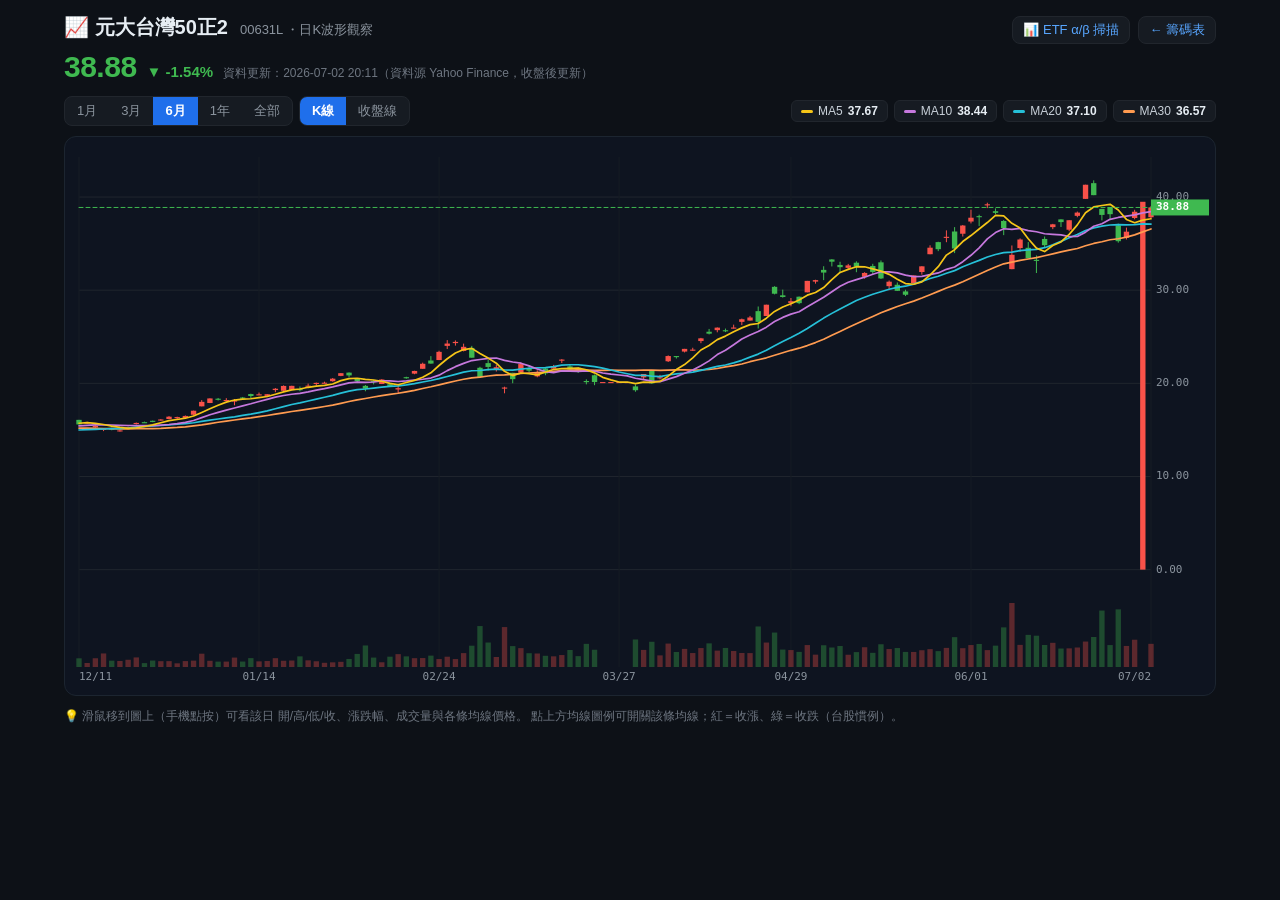
<file: tw-tech/00631L.html>
<!DOCTYPE html>
<html lang="zh-Hant">
<head>
<meta charset="utf-8">
<meta name="viewport" content="width=device-width,initial-scale=1,maximum-scale=1">
<title>00631L 元大台灣50正2 波形觀察</title>
<style>:root{color-scheme:dark}*{box-sizing:border-box}body{color:#c9d1d9;background:#0d1117;margin:0;font-family:PingFang TC,Noto Sans TC,Arial,sans-serif;font-size:14px}a{color:#58a6ff;text-decoration:none}.wrap{max-width:1180px;margin:0 auto;padding:14px}header{flex-wrap:wrap;align-items:baseline;gap:12px;margin-bottom:4px;display:flex}h1{color:#e6edf3;margin:0;font-size:20px}.code{color:#8b949e;font-size:13px}.back{margin-left:auto;font-size:13px}.quote{align-items:baseline;gap:10px;margin:6px 0 12px;display:flex}#last{letter-spacing:-.5px;font-size:30px;font-weight:800}#chg{font-size:15px;font-weight:700}.updated{color:#6e7681;font-size:12px}.toolbar{flex-wrap:wrap;align-items:center;gap:6px;margin-bottom:10px;display:flex}.seg{background:#161b22;border:1px solid #21262d;border-radius:8px;display:inline-flex;overflow:hidden}.seg button{color:#8b949e;cursor:pointer;background:0 0;border:none;padding:5px 12px;font-size:13px}.seg button:hover{color:#c9d1d9;background:#1c2128}.seg button.on{color:#fff;background:#1f6feb;font-weight:700}.legend{flex-wrap:wrap;gap:6px;margin-left:auto;display:flex}.ma{cursor:pointer;user-select:none;font-variant-numeric:tabular-nums;background:#161b22;border:1px solid #21262d;border-radius:6px;align-items:center;gap:5px;padding:3px 9px;font-size:12px;display:inline-flex}.ma .dot{border-radius:2px;width:12px;height:3px;display:inline-block}.ma.off{opacity:.4}.ma .val{color:#e6edf3;font-weight:700}.chart-box{background:#0e1420;border:1px solid #1c2530;border-radius:12px;height:560px;padding:6px;position:relative}#chart{cursor:crosshair;width:100%;height:100%;display:block}#tip{pointer-events:none;z-index:5;font-variant-numeric:tabular-nums;background:#161b22e8;border:1px solid #30363d;border-radius:8px;min-width:150px;padding:8px 10px;font-size:12px;line-height:1.55;display:none;position:absolute;box-shadow:0 6px 22px #0009}#tip .td{color:#e6edf3;margin-bottom:3px;font-weight:700}#tip .row{justify-content:space-between;gap:14px;display:flex}#tip .k{color:#8b949e}.hint{color:#6e7681;margin-top:10px;font-size:12px;line-height:1.7}@media (width<=640px){.chart-box{height:440px}#last{font-size:24px}.legend{width:100%;margin-left:0}}</style>
<style>@media (width>=900px){table.fit{width:100%!important}table.cg-kline col[data-cg=kline],table.cg-fund col[data-cg=fund]{width:30px!important}table.fit td[data-g]{overflow:hidden}}</style></head>
<body>
<div class="wrap">
  <header>
    <h1>📈 元大台灣50正2</h1>
    <span class="code">00631L ・日K波形觀察</span>
    <span class="back" style="margin-left:auto;display:flex;gap:8px">
      <a href="etf_ab.html" style="background:#161b22;border:1px solid #21262d;border-radius:8px;padding:4px 10px">📊 ETF α/β 掃描</a>
      <a href="screener.html" style="background:#161b22;border:1px solid #21262d;border-radius:8px;padding:4px 10px">← 籌碼表</a>
    </span>
  </header>
  <div class="quote">
    <span id="last">—</span>
    <span id="chg">—</span>
    <span class="updated">資料更新：2026-07-02 20:11（資料源 Yahoo Finance，收盤後更新）</span>
  </div>

  <div class="toolbar">
    <span class="seg" id="periods">
      <button data-p="22">1月</button>
      <button data-p="66">3月</button>
      <button data-p="132" class="on">6月</button>
      <button data-p="244">1年</button>
      <button data-p="9999">全部</button>
    </span>
    <span class="seg" id="modes">
      <button data-m="candle" class="on">K線</button>
      <button data-m="line">收盤線</button>
    </span>
    <span class="legend" id="legend"></span>
  </div>

  <div class="chart-box">
    <canvas id="chart"></canvas>
    <div id="tip"></div>
  </div>

  <p class="hint">💡 滑鼠移到圖上（手機點按）可看該日 開/高/低/收、漲跌幅、成交量與各條均線價格。
     點上方均線圖例可開關該條均線；紅＝收漲、綠＝收跌（台股慣例）。</p>
</div>

<script>!function(){var e=[["2024-07-02",11.31,11.39,11.14,11.23,98674730],["2024-07-03",11.48,11.56,11.38,11.54,70325420],["2024-07-04",11.87,12.03,11.87,12.03,103040388],["2024-07-05",12.05,12.09,11.95,11.96,56495054],["2024-07-08",12,12.43,11.96,12.35,86490866],["2024-07-09",12.37,12.54,12.06,12.31,153216184],["2024-07-10",12.27,12.44,12.13,12.41,78079892],["2024-07-11",12.7,12.86,12.6,12.81,102505128],["2024-07-12",12.35,12.45,12.2,12.25,189005608],["2024-07-15",12.43,12.43,12.18,12.25,77691350],["2024-07-16",12.32,12.59,12.29,12.36,85613220],["2024-07-17",12.29,12.37,12.16,12.2,103379100],["2024-07-18",11.71,11.82,11.57,11.78,181448256],["2024-07-19",11.57,11.59,11.27,11.28,205905832],["2024-07-22",11.18,11.19,10.64,10.76,294947290],["2024-07-23",11.05,11.25,11.01,11.25,132585002],["2024-07-26",10.43,10.59,10.3,10.53,225151168],["2024-07-29",10.82,10.82,10.55,10.61,131722976],["2024-07-30",10.4,10.68,10.23,10.64,177229668],["2024-07-31",10.5,10.71,10.42,10.63,109485926],["2024-08-01",11.05,11.05,10.85,11,159483016],["2024-08-02",10.35,10.46,9.95,9.95,339323776],["2024-08-05",8.9,8.9,8.04,8.04,710523044],["2024-08-06",8.88,9.08,8.12,8.82,647112092],["2024-08-07",8.98,9.55,8.91,9.51,312573448],["2024-08-08",9.14,9.34,8.95,9.11,282074672],["2024-08-09",9.59,9.77,9.47,9.62,293381352],["2024-08-12",9.8,10.04,9.8,9.86,182491870],["2024-08-13",10.01,10.02,9.85,9.93,154982344],["2024-08-14",10.18,10.29,10.07,10.14,217108188],["2024-08-15",10.19,10.25,10.04,10.05,108470912],["2024-08-16",10.47,10.54,10.41,10.5,154229768],["2024-08-19",10.5,10.63,10.45,10.49,106091524],["2024-08-20",10.64,10.67,10.5,10.52,95765296],["2024-08-21",10.44,10.48,10.33,10.38,95747718],["2024-08-22",10.39,10.41,10.21,10.25,107841712],["2024-08-23",10.08,10.33,10.06,10.3,155385362],["2024-08-26",10.46,10.59,10.31,10.34,134002286],["2024-08-27",10.21,10.37,10.18,10.33,87829126],["2024-08-28",10.36,10.53,10.23,10.53,89587146],["2024-08-29",10.2,10.4,10.13,10.34,159262730],["2024-08-30",10.43,10.5,10.37,10.45,71240906],["2024-09-02",10.57,10.59,10.32,10.36,96611548],["2024-09-03",10.36,10.45,10.22,10.24,90390806],["2024-09-04",9.24,9.57,9.09,9.25,414517400],["2024-09-05",9.49,9.63,9.29,9.35,158943356],["2024-09-06",9.4,9.61,9.26,9.57,155996412],["2024-09-09",9.14,9.34,9.1,9.32,234185182],["2024-09-10",9.43,9.45,9.16,9.28,184053518],["2024-09-11",9.27,9.34,9.21,9.21,95294474],["2024-09-12",9.69,9.91,9.64,9.85,220775808],["2024-09-13",9.9,9.94,9.83,9.94,95573478],["2024-09-16",9.95,10,9.9,9.98,83494708],["2024-09-18",9.93,9.99,9.77,9.82,102584020],["2024-09-19",9.87,10.17,9.81,10.15,120339714],["2024-09-20",10.46,10.5,10.27,10.27,129418124],["2024-09-23",10.39,10.46,10.35,10.42,63334304],["2024-09-24",10.37,10.56,10.25,10.56,111194556],["2024-09-25",10.84,10.91,10.8,10.87,132704484],["2024-09-26",11.06,11.1,10.95,10.99,101860440],["2024-09-27",11.15,11.21,10.96,10.98,136072442],["2024-09-30",10.79,10.81,10.41,10.41,300497670],["2024-10-01",10.47,10.52,10.4,10.45,101647964],["2024-10-04",10.45,10.56,10.33,10.37,97892080],["2024-10-07",10.63,10.84,10.62,10.83,159985474],["2024-10-08",10.66,10.68,10.47,10.63,109755976],["2024-10-09",10.88,10.91,10.73,10.73,100853522],["2024-10-11",10.86,11.06,10.86,10.98,123694956],["2024-10-14",10.97,11.08,10.87,11.05,99697950],["2024-10-15",11.16,11.4,11.16,11.34,129456360],["2024-10-16",10.98,11.23,10.92,11.07,150164234],["2024-10-17",11.11,11.23,10.99,11.14,86357216],["2024-10-18",11.68,11.75,11.48,11.54,259224108],["2024-10-21",11.72,11.73,11.55,11.55,71235010],["2024-10-22",11.43,11.52,11.31,11.52,95709152],["2024-10-23",11.4,11.46,11.31,11.35,98820458],["2024-10-24",11.35,11.4,11.18,11.22,108088772],["2024-10-25",11.32,11.4,11.25,11.39,65807940],["2024-10-28",11.54,11.56,11.2,11.29,130269854],["2024-10-29",11.02,11.02,10.69,10.91,288783968],["2024-10-30",11.03,11.1,10.84,10.87,95012368],["2024-11-01",10.36,10.81,10.34,10.76,176646448],["2024-11-04",10.81,11.01,10.77,11,100201002],["2024-11-05",10.83,11.16,10.82,11.05,139701870],["2024-11-06",11.11,11.4,11.04,11.22,166616714],["2024-11-07",11.16,11.51,11.15,11.44,210534082],["2024-11-08",11.64,11.69,11.48,11.55,162965044],["2024-11-11",11.54,11.54,11.29,11.53,165040590],["2024-11-12",11.16,11.2,10.9,10.9,256373216],["2024-11-13",10.89,10.97,10.84,10.84,128763382],["2024-11-14",10.83,10.83,10.57,10.64,181498130],["2024-11-15",10.74,10.88,10.67,10.82,96131530],["2024-11-18",10.73,10.75,10.54,10.55,143672958],["2024-11-19",10.64,10.92,10.57,10.84,115622012],["2024-11-20",10.74,10.74,10.74,10.74,536316],["2024-11-21",10.54,10.66,10.47,10.57,111278816],["2024-11-22",10.75,10.97,10.75,10.93,117623418],["2024-11-25",11.07,11.14,10.93,10.95,103574658],["2024-11-26",10.76,10.76,10.56,10.62,153045860],["2024-11-27",10.62,10.62,10.3,10.31,156804494],["2024-11-28",10.32,10.32,10.09,10.25,152482836],["2024-11-29",10.04,10.38,9.99,10.33,112878986],["2024-12-02",10.5,10.73,10.5,10.71,126307104],["2024-12-03",10.97,11.04,10.89,10.96,138910662],["2024-12-04",11.05,11.14,10.98,11.14,121030822],["2024-12-05",11.18,11.2,11.1,11.15,96289534],["2024-12-06",11.18,11.21,11.03,11.11,109054528],["2024-12-09",11.15,11.17,11.07,11.1,49585294],["2024-12-10",11.11,11.21,10.95,10.98,99979990],["2024-12-11",10.81,10.95,10.75,10.78,101024968],["2024-12-12",10.99,11.09,10.97,10.97,80182520],["2024-12-13",10.87,10.98,10.81,10.93,82191340],["2024-12-16",11.14,11.15,10.86,10.86,130390612],["2024-12-17",11,11.1,10.97,10.99,80357046],["2024-12-18",10.91,11.09,10.84,10.99,72303550],["2024-12-19",10.68,10.77,10.64,10.74,179063962],["2024-12-20",10.64,10.67,10.48,10.53,123829002],["2024-12-23",10.78,11.04,10.76,11.04,152024004],["2024-12-24",11.15,11.18,11.04,11.05,91409208],["2024-12-25",11.14,11.17,11.07,11.15,69088228],["2024-12-26",11.16,11.2,11.12,11.13,37630494],["2024-12-27",11.07,11.2,11.05,11.18,63487226],["2024-12-30",11.07,11.15,11,11.01,40212832],["2024-12-31",10.88,10.95,10.81,10.93,76898866],["2025-01-02",10.82,10.83,10.58,10.66,136746214],["2025-01-03",10.83,10.94,10.77,10.82,82690762],["2025-01-06",11.13,11.42,11.1,11.42,216827050],["2025-01-07",11.72,11.73,11.55,11.55,137104330],["2025-01-08",11.38,11.45,11.26,11.29,82459234],["2025-01-09",11.19,11.24,10.95,10.98,109051250],["2025-01-10",10.92,10.99,10.81,10.92,80736150],["2025-01-13",10.83,10.85,10.32,10.41,246466440],["2025-01-14",10.51,10.59,10.4,10.57,86322346],["2025-01-15",10.55,10.57,10.37,10.39,69472282],["2025-01-16",10.79,10.95,10.75,10.81,149550742],["2025-01-17",10.91,10.94,10.72,10.88,95160934],["2025-01-20",10.93,11.14,10.93,11.1,106579902],["2025-01-21",11.01,11.14,10.95,11.12,71084068],["2025-01-22",11.3,11.43,11.29,11.4,164641356],["2025-02-03",10.44,10.57,10.35,10.43,346249200],["2025-02-04",10.64,10.64,10.46,10.48,93209578],["2025-02-05",10.78,10.97,10.78,10.89,119713308],["2025-02-06",11.04,11.07,10.93,10.95,67810666],["2025-02-07",11,11.13,10.99,11.13,92454186],["2025-02-10",11.02,11.02,10.87,10.95,77357104],["2025-02-11",11.11,11.18,11,11.03,63551246],["2025-02-12",11.15,11.21,11,11.01,70112900],["2025-02-13",10.99,11.1,10.95,11.09,61404200],["2025-02-14",10.98,10.98,10.83,10.86,83361432],["2025-02-17",11,11.2,11,11.2,142368226],["2025-02-18",11.2,11.3,11.15,11.3,54751422],["2025-02-19",11.27,11.34,11.23,11.25,51746574],["2025-02-20",11.2,11.21,11.05,11.18,56501588],["2025-02-21",11.16,11.39,11.14,11.38,97650278],["2025-02-24",11.14,11.23,11.11,11.23,67118568],["2025-02-25",11,11,10.83,10.95,129342378],["2025-02-26",10.86,11.05,10.79,11.05,88466708],["2025-02-27",11.07,11.09,10.81,10.84,117988376],["2025-03-03",10.45,10.5,10.33,10.43,328468822],["2025-03-04",10.07,10.36,10.04,10.32,180834654],["2025-03-05",10.5,10.6,10.41,10.57,113114936],["2025-03-06",10.59,10.6,10.4,10.44,90295260],["2025-03-07",10.29,10.38,10.2,10.25,111859374],["2025-03-10",10.25,10.25,10.05,10.17,105000720],["2025-03-11",9.71,9.83,9.46,9.8,282347450],["2025-03-12",9.85,10.05,9.81,9.9,95526090],["2025-03-13",10.15,10.17,9.73,9.73,132303050],["2025-03-14",9.77,9.79,9.65,9.72,82056128],["2025-03-17",9.93,10.02,9.85,9.88,87078090],["2025-03-18",10.01,10.07,9.91,9.96,60064004],["2025-03-19",9.93,9.97,9.74,9.77,77382096],["2025-03-20",9.95,10.11,9.94,10.1,102674132],["2025-03-21",10.05,10.05,9.9,9.92,52492e3],["2025-03-24",10.07,10.08,9.85,9.86,56178254],["2025-03-25",10.07,10.13,9.93,10.01,81129004],["2025-03-26",10.07,10.11,9.97,10.03,49314760],["2025-03-27",9.73,9.76,9.66,9.7,135875322],["2025-03-28",9.55,9.55,9.3,9.37,198974996],["2025-03-31",8.83,8.92,8.65,8.68,320202806],["2025-04-01",8.81,9.09,8.78,9.05,160797098],["2025-04-02",9.07,9.16,9.02,9.1,95651820],["2025-04-07",7.28,7.28,7.28,7.28,59787794],["2025-04-08",6.78,7,6.3,6.47,1263499776],["2025-04-09",6.39,6.53,5.69,5.75,1017319952],["2025-04-10",6.9,6.9,6.9,6.9,83623584],["2025-04-11",6.55,7.28,6.53,7.28,763299834],["2025-04-14",7.53,7.63,7.22,7.26,540975138],["2025-04-15",7.33,7.51,7.28,7.5,236594358],["2025-04-16",7.35,7.36,7.18,7.19,248973208],["2025-04-17",7.12,7.21,7,7.15,271365842],["2025-04-18",7.18,7.22,7.12,7.18,143101662],["2025-04-21",7.1,7.12,6.94,6.94,203495578],["2025-04-22",6.81,6.93,6.75,6.76,236923214],["2025-04-23",7.12,7.33,7.12,7.32,284897536],["2025-04-24",7.37,7.39,7.2,7.21,198651464],["2025-04-25",7.62,7.64,7.51,7.53,252429342],["2025-04-28",7.63,7.67,7.59,7.63,167097128],["2025-04-29",7.63,7.79,7.61,7.77,142571330],["2025-04-30",7.73,7.84,7.71,7.74,179684076],["2025-05-02",8.02,8.18,8.01,8.18,191372610],["2025-05-05",8.24,8.25,7.79,7.96,417785566],["2025-05-06",7.84,8.01,7.79,7.94,346589452],["2025-05-07",8.01,8.04,7.84,7.92,205214856],["2025-05-08",8.04,8.17,8.02,8.11,220457402],["2025-05-09",8.16,8.3,8.1,8.29,190480950],["2025-05-12",8.43,8.52,8.4,8.47,167875576],["2025-05-13",8.8,8.81,8.64,8.67,242815254],["2025-05-14",8.92,9.04,8.88,9.03,182160858],["2025-05-15",9.01,9.06,8.95,8.98,126924292],["2025-05-16",8.97,9.12,8.96,9.1,143050248],["2025-05-19",8.98,9.01,8.8,8.82,128396312],["2025-05-20",8.98,8.99,8.82,8.85,90289100],["2025-05-21",8.91,9.09,8.91,9.07,117276940],["2025-05-22",8.91,8.93,8.81,8.88,158150740],["2025-05-23",8.97,8.97,8.78,8.85,115815480],["2025-05-26",8.82,8.88,8.78,8.8,176445324],["2025-05-27",8.8,8.8,8.59,8.64,164256246],["2025-05-28",8.85,8.9,8.6,8.68,154016632],["2025-05-29",8.9,8.9,8.71,8.73,136691412],["2025-06-02",8.48,8.52,8.31,8.35,223618758],["2025-06-03",8.53,8.64,8.44,8.46,204521790],["2025-06-04",8.7,8.9,8.68,8.9,234417128],["2025-06-05",8.95,9.01,8.89,8.91,96600592],["2025-06-06",8.9,8.98,8.89,8.94,56331330],["2025-06-09",9.09,9.09,8.98,9.05,76514636],["2025-06-10",9.17,9.49,9.17,9.4,191192848],["2025-06-11",9.53,9.58,9.45,9.57,136632936],["2025-06-12",9.51,9.56,9.47,9.5,182357120],["2025-06-13",9.26,9.41,9.2,9.28,315749808],["2025-06-16",9.23,9.33,9.18,9.33,110169136],["2025-06-17",9.47,9.5,9.33,9.39,111649582],["2025-06-18",9.35,9.55,9.34,9.52,132275418],["2025-06-19",9.44,9.44,9.3,9.32,121333256],["2025-06-20",9.31,9.36,9.13,9.27,157139378],["2025-06-23",8.98,9.13,8.91,9.11,149408798],["2025-06-24",9.42,9.53,9.41,9.51,199854270],["2025-06-25",9.66,9.72,9.6,9.72,194465062],["2025-06-26",9.73,9.8,9.65,9.67,207417628],["2025-06-27",9.73,9.74,9.57,9.65,143741092],["2025-06-30",9.7,9.73,9.66,9.7,105066104],["2025-07-01",9.83,10.08,9.83,9.89,185664578],["2025-07-02",9.78,9.93,9.75,9.9,71720462],["2025-07-03",10.09,10.19,10.08,10.18,138270066],["2025-07-04",10.2,10.22,9.95,9.96,147401892],["2025-07-07",9.91,9.93,9.77,9.83,108938874],["2025-07-08",9.8,9.83,9.69,9.77,98343432],["2025-07-09",9.71,9.98,9.71,9.95,75264640],["2025-07-10",9.94,10.12,9.92,10.07,99105556],["2025-07-11",10.07,10.22,10.05,10.22,110622864],["2025-07-14",10.15,10.15,10.02,10.03,91402476],["2025-07-15",10.05,10.34,10.05,10.3,159312032],["2025-07-16",10.36,10.58,10.36,10.48,186102510],["2025-07-17",10.59,10.65,10.48,10.65,185952558],["2025-07-18",10.91,10.93,10.8,10.86,172191228],["2025-07-21",10.83,10.87,10.76,10.79,91215344],["2025-07-22",10.83,10.96,10.58,10.59,195768078],["2025-07-23",10.7,10.82,10.67,10.77,183867266],["2025-07-24",10.87,10.9,10.81,10.89,96278996],["2025-07-25",10.85,10.9,10.79,10.83,129326758],["2025-07-28",10.95,11.01,10.84,10.94,176699446],["2025-07-29",10.89,10.93,10.62,10.71,287630684],["2025-07-30",10.9,10.97,10.78,10.91,129416210],["2025-07-31",10.93,11.17,10.92,11.15,122379708],["2025-08-01",10.75,10.99,10.73,10.95,162681244],["2025-08-04",10.7,10.86,10.62,10.86,207601680],["2025-08-05",11.06,11.12,10.98,11.12,121603526],["2025-08-06",10.98,11.03,10.95,10.96,85339914],["2025-08-07",11.35,11.56,11.33,11.51,218255070],["2025-08-08",11.51,11.54,11.47,11.49,111306646],["2025-08-11",11.4,11.73,11.36,11.67,101201188],["2025-08-12",11.65,11.74,11.6,11.7,55383152],["2025-08-13",11.81,11.9,11.67,11.83,108691044],["2025-08-14",11.79,11.86,11.71,11.79,73031046],["2025-08-15",11.78,11.88,11.69,11.82,80714722],["2025-08-18",11.71,11.95,11.71,11.95,80330998],["2025-08-19",11.94,11.95,11.82,11.83,68816770],["2025-08-20",11.57,11.62,11.17,11.21,224989116],["2025-08-21",11.31,11.47,11.29,11.41,104826502],["2025-08-22",11.47,11.48,11.28,11.31,57921204],["2025-08-25",11.69,11.83,11.61,11.78,124424234],["2025-08-26",11.67,11.8,11.62,11.77,46969142],["2025-08-27",11.9,12,11.87,12,82840956],["2025-08-28",11.87,11.93,11.73,11.79,74784908],["2025-08-29",11.95,11.98,11.77,11.79,57486946],["2025-09-01",11.66,11.75,11.39,11.49,134823260],["2025-09-02",11.71,11.76,11.41,11.49,74787812],["2025-09-03",11.45,11.6,11.44,11.52,46547358],["2025-09-04",11.77,11.86,11.64,11.66,103294114],["2025-09-05",11.86,11.93,11.8,11.91,95582102],["2025-09-08",12.13,12.18,12.02,12.07,94952418],["2025-09-09",12.19,12.34,12.16,12.3,92633728],["2025-09-10",12.48,12.73,12.48,12.71,116451720],["2025-09-11",12.89,12.96,12.67,12.72,118645120],["2025-09-12",12.89,12.95,12.85,12.95,55877800],["2025-09-15",12.92,12.92,12.77,12.85,49787122],["2025-09-16",12.96,13.15,12.95,13.13,60464756],["2025-09-17",13.08,13.09,12.94,12.96,50123898],["2025-09-18",13.08,13.24,12.98,13.22,67774124],["2025-09-19",13.3,13.3,13.13,13.22,57462746],["2025-09-22",13.23,13.43,13.18,13.4,47109612],["2025-09-23",13.59,13.84,13.52,13.75,96391878],["2025-09-24",13.83,13.84,13.58,13.76,76433214],["2025-09-25",13.65,13.79,13.6,13.65,40467262],["2025-09-26",13.42,13.43,12.98,13.17,170293618],["2025-09-30",13.37,13.53,13.36,13.49,113956040],["2025-10-01",13.62,13.88,13.51,13.55,81925030],["2025-10-02",13.98,14.02,13.9,13.94,87221156],["2025-10-03",13.95,14.27,13.94,14.27,91605756],["2025-10-07",14.6,14.93,14.6,14.9,87900846],["2025-10-08",14.55,14.68,14.45,14.68,72009894],["2025-10-09",15,15,14.85,14.9,67883464],["2025-10-13",14.15,14.49,14.05,14.48,203468188],["2025-10-14",14.95,15,14.3,14.35,132417362],["2025-10-15",14.44,14.81,14.29,14.81,91481478],["2025-10-16",15.01,15.35,14.95,15.35,117119750],["2025-10-17",14.97,15.07,14.9,14.91,90966392],["2025-10-20",15.11,15.37,15.01,15.35,69565452],["2025-10-21",15.48,15.6,15.35,15.41,54690548],["2025-10-22",15.12,15.35,15.07,15.31,64863524],["2025-10-23",14.95,15.16,14.92,15.11,65124752],["2025-10-27",15.78,15.85,15.65,15.81,92794988],["2025-10-28",15.74,15.75,15.57,15.59,65986778],["2025-10-29",15.88,16.07,15.83,16.02,64411644],["2025-10-30",16.07,16.18,15.77,16.02,70830892],["2025-10-31",16.07,16.21,16,16.14,50987596],["2025-11-03",16.04,16.23,15.84,15.92,63220872],["2025-11-04",16.11,16.21,15.71,15.73,79605196],["2025-11-05",15.15,15.39,14.92,15.38,190438666],["2025-11-06",15.54,15.71,15.45,15.67,79869966],["2025-11-07",15.29,15.35,15.13,15.25,99273636],["2025-11-10",15.4,15.6,15.26,15.59,62188654],["2025-11-11",15.73,15.77,15.35,15.36,90839034],["2025-11-12",15.49,15.63,15.41,15.62,42275904],["2025-11-13",15.45,15.58,15.35,15.54,46597298],["2025-11-14",14.95,15.11,14.86,14.9,159977664],["2025-11-17",15.11,15.19,14.98,15,90743378],["2025-11-18",14.65,14.78,14.25,14.31,177539780],["2025-11-19",14.23,14.39,14,14.13,87125280],["2025-11-20",14.82,15,14.68,14.99,127662084],["2025-11-21",14.14,14.17,13.8,13.96,238145798],["2025-11-24",14.09,14.14,13.96,14,93980678],["2025-11-25",14.48,14.52,14.19,14.32,80146506],["2025-11-26",14.64,14.84,14.64,14.8,74341982],["2025-11-27",15.04,15.12,14.93,15.08,93769676],["2025-11-28",15.07,15.35,15.05,15.3,64674280],["2025-12-01",15.09,15.17,14.88,14.88,79595098],["2025-12-02",15.17,15.27,14.99,15.02,56025816],["2025-12-03",15.33,15.37,15.18,15.25,53995458],["2025-12-04",15.3,15.36,15.16,15.27,72040210],["2025-12-05",15.3,15.48,15.26,15.48,57329932],["2025-12-08",15.59,15.84,15.56,15.81,69257474],["2025-12-09",15.86,15.86,15.75,15.75,41490042],["2025-12-10",15.83,15.98,15.79,15.95,70492884],["2025-12-11",16.08,16.08,15.57,15.59,98275584],["2025-12-12",15.81,15.87,15.69,15.81,45428372],["2025-12-15",15.27,15.5,15.25,15.43,99080982],["2025-12-16",15.1,15.16,14.87,15.12,153434820],["2025-12-17",15.14,15.23,14.96,15.04,71586966],["2025-12-18",14.88,15.05,14.82,14.95,67985764],["2025-12-19",15.18,15.36,15.18,15.29,81964828],["2025-12-22",15.68,15.79,15.58,15.75,108486840],["2025-12-23",15.83,15.89,15.79,15.82,44040458],["2025-12-24",15.98,16,15.83,15.86,72936578],["2025-12-26",16.08,16.16,15.99,16.12,65860784],["2025-12-29",16.17,16.48,16.17,16.42,66537196],["2025-12-30",16.25,16.42,16.16,16.38,41780068],["2025-12-31",16.29,16.55,16.29,16.5,67029490],["2026-01-02",16.63,17.07,16.56,17.06,72102272],["2026-01-05",17.53,18.2,17.53,18.01,150591716],["2026-01-06",17.89,18.38,17.88,18.38,70219798],["2026-01-07",18.35,18.43,18.16,18.26,60931926],["2026-01-08",18.13,18.41,18.08,18.21,61204572],["2026-01-09",18.04,18.32,17.64,18.17,106771302],["2026-01-12",18.48,18.54,18.31,18.46,61719790],["2026-01-13",18.85,18.89,18.4,18.64,100455586],["2026-01-14",18.8,19.01,18.76,18.82,63990124],["2026-01-15",18.65,18.84,18.55,18.83,67824328],["2026-01-16",19.28,19.49,19.05,19.42,99947166],["2026-01-19",19.2,19.78,19.17,19.72,70675462],["2026-01-20",19.3,19.74,19.3,19.73,73424956],["2026-01-21",19.38,19.66,19.15,19.26,120540992],["2026-01-22",19.75,19.97,19.64,19.75,75696918],["2026-01-23",19.97,20.08,19.75,20.05,64960104],["2026-01-26",20.04,20.18,20.02,20.07,47571788],["2026-01-27",20.23,20.57,20.18,20.5,52893126],["2026-01-28",20.8,21.09,20.77,21.09,58629362],["2026-01-29",21.15,21.17,20.65,20.85,91188768],["2026-01-30",20.5,20.5,20.03,20.23,148100898],["2026-02-02",19.73,19.82,19.15,19.42,243845756],["2026-02-03",20.25,20.37,19.89,20.2,106641854],["2026-02-04",19.93,20.45,19.92,20.41,53536208],["2026-02-05",19.9,20.07,19.64,19.72,116996726],["2026-02-06",19.34,19.73,18.93,19.48,145778600],["2026-02-09",20.66,20.71,20.5,20.64,120407320],["2026-02-10",21.04,21.35,20.98,21.33,99865128],["2026-02-11",21.56,22.22,21.56,22.1,101357366],["2026-02-23",22.45,22.92,22.11,22.12,128828282],["2026-02-24",22.5,23.5,22.5,23.38,90047144],["2026-02-25",24.02,24.64,23.68,24.27,116702322],["2026-02-26",24.32,24.61,24.05,24.45,90026376],["2026-03-02",23.48,24.26,23.43,23.92,157340062],["2026-03-03",23.8,24.02,22.75,22.75,241293558],["2026-03-04",21.67,21.78,20.66,20.66,463594010],["2026-03-05",22.17,22.52,21.38,21.76,277322760],["2026-03-06",21.45,22.02,21.27,21.73,113295776],["2026-03-09",19.55,19.64,18.93,19.55,452151414],["2026-03-10",21.13,21.13,20.01,20.45,236793876],["2026-03-11",21.14,22.25,21.14,22.07,213719792],["2026-03-12",21.58,21.96,21.2,21.36,156278012],["2026-03-13",20.75,21.4,20.65,21.12,152987450],["2026-03-16",21.59,21.63,20.87,21.07,127032862],["2026-03-17",21.58,21.98,21.58,21.8,120886260],["2026-03-18",22.47,22.6,22.18,22.55,135356320],["2026-03-19",21.82,21.98,21.46,21.48,192729548],["2026-03-20",21.67,21.75,21.12,21.33,122896906],["2026-03-23",20.25,20.43,19.89,20.13,262198838],["2026-03-24",20.87,20.95,19.8,20.14,195330344],["2026-03-25",20.14,20.14,20.14,20.14,0],["2026-03-26",20.14,20.14,20.14,20.14,0],["2026-03-27",20.14,20.14,20.14,20.14,0],["2026-03-30",20.14,20.14,20.14,20.14,0],["2026-03-31",19.67,19.88,19.1,19.26,311613686],["2026-04-01",20.64,21,20.38,21,193499916],["2026-04-02",21.35,21.35,19.96,20,285696681],["2026-04-07",20.59,20.91,20.42,20.65,131630254],["2026-04-08",22.37,23,22.29,22.93,265232454],["2026-04-09",22.93,22.93,22.66,22.81,170296175],["2026-04-10",23.41,23.7,23.32,23.7,205047905],["2026-04-13",23.56,23.82,23.49,23.62,158150441],["2026-04-14",24.54,24.88,24.31,24.83,214548574],["2026-04-15",25.54,25.84,25.25,25.33,267762762],["2026-04-16",25.71,26,25.48,25.98,185625745],["2026-04-17",25.7,25.88,25.5,25.59,215672783],["2026-04-20",25.89,26.3,25.89,25.99,180970953],["2026-04-21",26.6,26.95,26.25,26.88,158538569],["2026-04-22",26.74,27.24,26.74,27.07,157459596],["2026-04-23",27.75,28.25,25.89,26.6,459017998],["2026-04-24",27.23,28.44,27.23,28.44,276927371],["2026-04-27",30.36,30.43,29.55,29.62,390163836],["2026-04-28",29.45,30.06,29.2,29.27,197239992],["2026-04-29",28.63,29.16,28.27,28.82,191898358],["2026-04-30",29.3,29.32,28.5,28.61,171072360],["2026-05-04",29.77,31,29.77,31,248555035],["2026-05-05",30.92,31.12,30.7,31.08,139810234],["2026-05-06",32.18,32.57,31.08,31.89,246112129],["2026-05-07",33.3,33.33,32.55,33.06,220727519],["2026-05-08",32.71,33.05,31.83,32.47,237625313],["2026-05-11",32.4,32.82,32.27,32.66,138800186],["2026-05-12",32.95,33.1,31.93,32.52,168798322],["2026-05-13",31.44,31.93,31.23,31.85,223721706],["2026-05-14",32.6,32.83,31.73,31.96,160525743],["2026-05-15",32.99,33.19,31.2,31.26,257582604],["2026-05-18",30.43,31.04,30,30.91,203450443],["2026-05-19",30.58,30.83,29.91,29.93,214843037],["2026-05-20",29.87,30.05,29.37,29.51,170771345],["2026-05-21",30.76,31.58,30.76,31.58,170513398],["2026-05-22",31.95,32.57,31.67,32.56,189756732],["2026-05-25",33.86,34.82,33.86,34.56,202165918],["2026-05-26",35.16,35.2,34.19,34.4,179713338],["2026-05-27",35.69,36.42,35.15,35.73,216415041],["2026-05-28",36.3,36.77,33.98,34.47,337898520],["2026-05-29",36.06,37,35.76,36.94,212946278],["2026-06-01",37.37,38.64,37.17,37.78,248549246],["2026-06-02",37.95,38.1,36.88,37.91,261044194],["2026-06-03",39.12,39.39,38.81,39.22,191382040],["2026-06-04",38.48,38.78,38.16,38.3,241746272],["2026-06-05",37.43,37.53,35.91,36.67,448693919],["2026-06-08",32.26,34.8,32.25,33.8,724632906],["2026-06-09",34.52,35.56,34.12,35.44,250490696],["2026-06-10",34.55,35.17,33.41,33.43,363824481],["2026-06-11",33.26,33.73,31.84,33.23,354589410],["2026-06-12",35.5,35.76,34.58,34.83,249139210],["2026-06-15",36.77,37.12,36.55,37.07,273858110],["2026-06-16",37.6,37.6,36.78,37.31,209161119],["2026-06-17",36.49,37.51,36.33,37.51,211135386],["2026-06-18",37.98,38.44,37.83,38.33,220812052],["2026-06-22",39.8,41.32,39.8,41.32,288123229],["2026-06-23",41.49,41.79,40.2,40.2,339824401],["2026-06-24",38.73,38.73,37.49,38.08,639105431],["2026-06-25",38.9,38.9,37.58,38.16,248435529],["2026-06-26",36.95,37.14,35.1,35.26,652817667],["2026-06-29",35.62,36.72,35.44,36.28,238514217],["2026-06-30",37.75,38.63,37.61,38.42,308938482],["2026-07-01",0,0,0,39.49,0],["2026-07-02",37.83,39.03,37.7,38.88,262347856]].map(function(e){return{d:e[0],o:e[1],h:e[2],l:e[3],c:e[4],v:e[5]}}),t=e.length,n=e.map(function(e){return e.c});function o(e){for(var o=new Array(t).fill(null),l=0,a=0;a<t;a++)l+=n[a],a>=e&&(l-=n[a-e]),a>=e-1&&(o[a]=l/e);return o}var l={5:o(5),10:o(10),20:o(20),30:o(30)},a={5:"#f5c518",10:"#c678dd",20:"#26c0d8",30:"#ff9b50"},i=[5,10,20,30],s={period:132,mode:"candle",show:{5:!0,10:!0,20:!0,30:!0},hover:-1},r={},c=document.getElementById("legend");i.forEach(function(e){var t=document.createElement("span");t.className="ma",t.dataset.p=e,t.innerHTML='<span class="dot" style="background:'+a[e]+'"></span>MA'+e+' <span class="val" id="mav'+e+'">—</span>',t.onclick=function(){s.show[e]=!s.show[e],t.classList.toggle("off",!s.show[e]),h()},c.appendChild(t)}),document.getElementById("periods").addEventListener("click",function(e){var t=e.target.closest("button");t&&(s.period=+t.dataset.p,this.querySelectorAll("button").forEach(function(e){e.classList.toggle("on",e===t)}),h())}),document.getElementById("modes").addEventListener("click",function(e){var t=e.target.closest("button");t&&(s.mode=t.dataset.m,this.querySelectorAll("button").forEach(function(e){e.classList.toggle("on",e===t)}),h())});var d=document.getElementById("chart"),f=d.getContext("2d"),v=document.getElementById("tip");function h(){var n=d.parentElement,o=n.clientWidth-12,c=n.clientHeight-12,v=window.devicePixelRatio||1;d.width=o*v,d.height=c*v,d.style.width=o+"px",d.style.height=c+"px",f.setTransform(v,0,0,v,0,0),f.clearRect(0,0,o,c);for(var h=o-58,p=h-8,u=c-22-64-10-14,m=c-22-64,g=c-22,y=t-1,x=Math.max(0,t-s.period),b=y-x+1,k=1/0,E=-1/0,T=x;T<=y;T++)e[T].l<k&&(k=e[T].l),e[T].h>E&&(E=e[T].h),i.forEach(function(e){var t=l[e][T];s.show[e]&&null!=t&&(t<k&&(k=t),t>E&&(E=t))});var w=.06*(E-k)||1;k-=w,E+=w;var L=function(e){return b<=1?8+p/2:8+(e-x)/(b-1)*p},M=function(e){return 14+(E-e)/(E-k)*u};r={W:o,plotLeft:8,plotW:p,start:x,end:y,cnt:b,priceTop:14,volBot:g},f.font="11px ui-monospace,SFMono-Regular,monospace",f.textBaseline="middle";for(var S,B,F,W=((F=(S=(E-k)/6)/(B=Math.pow(10,Math.floor(Math.log10(S)))))<1.5?1:F<3?2:F<7?5:10)*B,P=Math.ceil(k/W)*W;P<=E;P+=W){var A=M(P);f.strokeStyle="#20262e",f.lineWidth=1,f.beginPath(),f.moveTo(8,A),f.lineTo(h,A),f.stroke(),f.fillStyle="#8b949e",f.textAlign="left",f.fillText(P.toFixed(2),h+5,A)}var C=Math.min(7,b);f.textBaseline="top",f.fillStyle="#8b949e";for(var I=0;I<C;I++){var R=x+(C<=1?0:Math.round(I*(b-1)/(C-1))),D=L(R);f.strokeStyle="#161c24",f.beginPath(),f.moveTo(D,14),f.lineTo(D,g),f.stroke(),f.textAlign=0===I?"left":I===C-1?"right":"center",f.fillText(e[R].d.slice(5).replace("-","/"),D,g+5)}var H=Math.max(1,Math.min(15,p/b*.66)),X=0;for(T=x;T<=y;T++)e[T].v>X&&(X=e[T].v);for(T=x;T<=y;T++){var q=e[T].c>=e[T].o,z=X?e[T].v/X*(g-m):0;f.fillStyle=q?"#f8514955":"#3fb95055",f.fillRect(L(T)-H/2,g-z,H,z)}if("candle"===s.mode)for(T=x;T<=y;T++){var J=L(T),j=e[T].c>=e[T].o?"#f85149":"#3fb950";f.strokeStyle=j,f.fillStyle=j,f.lineWidth=1,f.beginPath(),f.moveTo(J,M(e[T].h)),f.lineTo(J,M(e[T].l)),f.stroke();var N=M(e[T].o),G=M(e[T].c),K=Math.min(N,G),O=Math.abs(G-N);O<1.1&&(O=1.1),f.fillRect(J-H/2,K,H,O)}else{for(f.strokeStyle="#58a6ff",f.lineWidth=1.8,f.lineJoin="round",f.beginPath(),T=x;T<=y;T++){var Q=L(T),U=M(e[T].c);T===x?f.moveTo(Q,U):f.lineTo(Q,U)}f.stroke()}[30,20,10,5].forEach(function(e){if(s.show[e]){f.strokeStyle=a[e],f.lineWidth=1.7,f.lineJoin="round",f.lineCap="round",f.beginPath();for(var t=!1,n=x;n<=y;n++){var o=l[e][n];if(null!=o){var i=L(n),r=M(o);t?f.lineTo(i,r):(f.moveTo(i,r),t=!0)}}f.stroke()}}),f.lineWidth=1;var V=e[y].c,Y=t>=2?e[y-1].c:V,Z=V>=Y,$=M(V),_=Z?"#f85149":"#3fb950";if(f.strokeStyle=_,f.setLineDash([4,3]),f.beginPath(),f.moveTo(8,$),f.lineTo(h,$),f.stroke(),f.setLineDash([]),f.fillStyle=_,f.fillRect(h,$-8,58,16),f.fillStyle="#fff",f.textAlign="left",f.textBaseline="middle",f.font="bold 11px ui-monospace,monospace",f.fillText(V.toFixed(2),h+5,$),s.hover>=x&&s.hover<=y){var ee=L(s.hover);f.strokeStyle="#7d8590",f.setLineDash([3,3]),f.lineWidth=1,f.beginPath(),f.moveTo(ee,14),f.lineTo(ee,g),f.stroke();var te=M(e[s.hover].c);f.beginPath(),f.moveTo(8,te),f.lineTo(h,te),f.stroke(),f.setLineDash([]),f.fillStyle="#c9d1d9",f.beginPath(),f.arc(ee,te,3,0,7),f.fill()}var ne=Y?100*(V/Y-1):0,oe=document.getElementById("last"),le=document.getElementById("chg");oe.textContent=V.toFixed(2),oe.style.color=_,le.textContent=(ne>=0?"▲ +":"▼ ")+ne.toFixed(2)+"%",le.style.color=_,i.forEach(function(e){var t=l[e][y];document.getElementById("mav"+e).textContent=null!=t?t.toFixed(2):"—"})}function p(t){var n=t-d.getBoundingClientRect().left;if(null!=r.cnt){var o=(n-r.plotLeft)/r.plotW,c=r.start+Math.round(o*(r.cnt-1));c<r.start&&(c=r.start),c>r.end&&(c=r.end),s.hover=c,h(),function(t,n){var o,s=e[t],r=t>=1?e[t-1].c:s.c,c=r?100*(s.c/r-1):0,f=s.c>=s.o?"#f85149":"#3fb950",h=i.map(function(e){var n=l[e][t];return'<span style="color:'+a[e]+'">MA'+e+" "+(null!=n?n.toFixed(2):"—")+"</span>"}).join("　");v.innerHTML='<div class="td">'+s.d+'</div><div class="row"><span class="k">開</span><span>'+s.o.toFixed(2)+'</span><span class="k">高</span><span style="color:#f85149">'+s.h.toFixed(2)+'</span></div><div class="row"><span class="k">低</span><span style="color:#3fb950">'+s.l.toFixed(2)+'</span><span class="k">收</span><span style="color:'+f+';font-weight:700">'+s.c.toFixed(2)+'</span></div><div class="row"><span class="k">漲跌</span><span style="color:'+f+'">'+(c>=0?"+":"")+c.toFixed(2)+'%</span><span class="k">量</span><span>'+((o=s.v/1e3)>=1e4?(o/1e4).toFixed(1)+"萬張":Math.round(o).toLocaleString()+"張")+'</span></div><div style="margin-top:4px;border-top:1px solid #30363d;padding-top:4px;font-size:11px">'+h+"</div>",v.style.display="block";var p=d.parentElement.getBoundingClientRect(),u=v.offsetWidth,m=n-p.left+14;m+u>p.width&&(m=n-p.left-u-14),v.style.left=Math.max(4,m)+"px",v.style.top="12px"}(c,t)}}d.addEventListener("mousemove",function(e){p(e.clientX)}),d.addEventListener("mouseleave",function(){s.hover=-1,v.style.display="none",h()}),d.addEventListener("touchstart",function(e){e.touches[0]&&p(e.touches[0].clientX)},{passive:!0}),d.addEventListener("touchmove",function(e){e.touches[0]&&p(e.touches[0].clientX)},{passive:!0}),window.addEventListener("resize",h),h()}();</script>
</body>
</html>
</file>
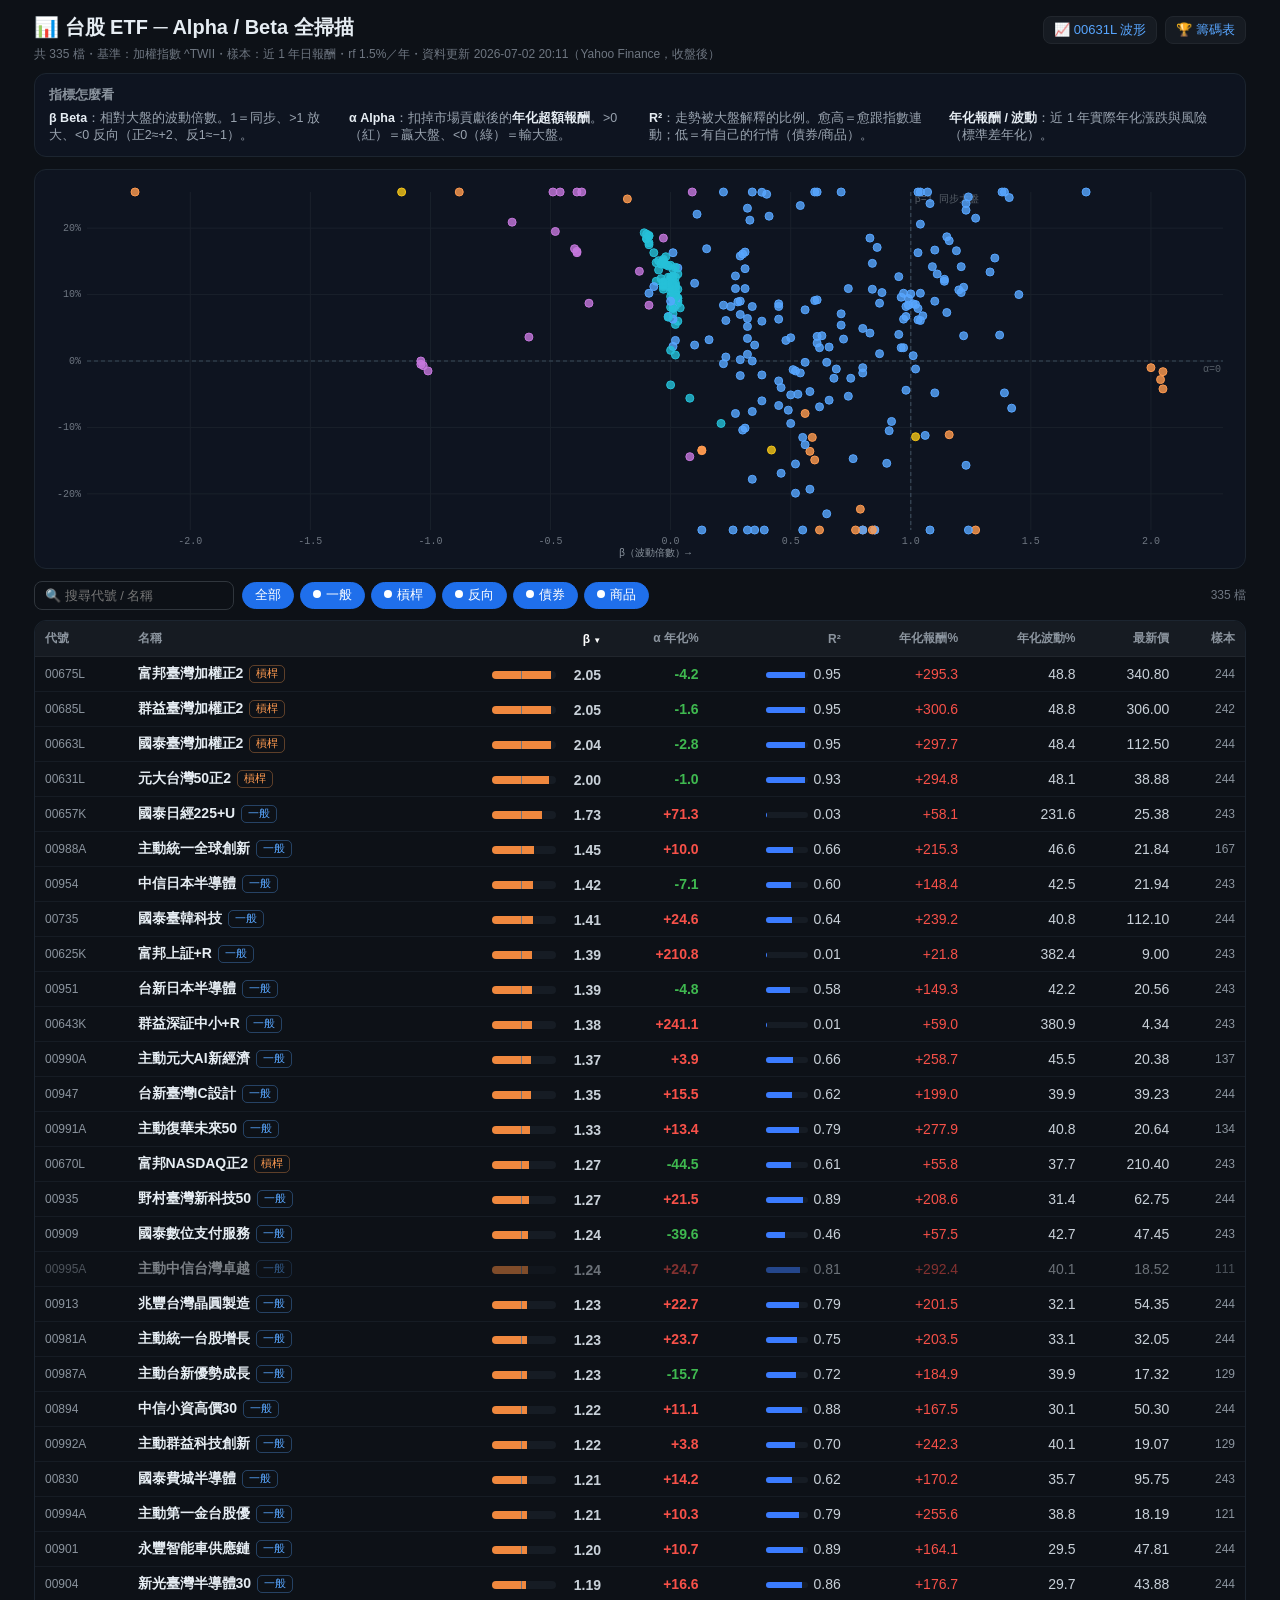
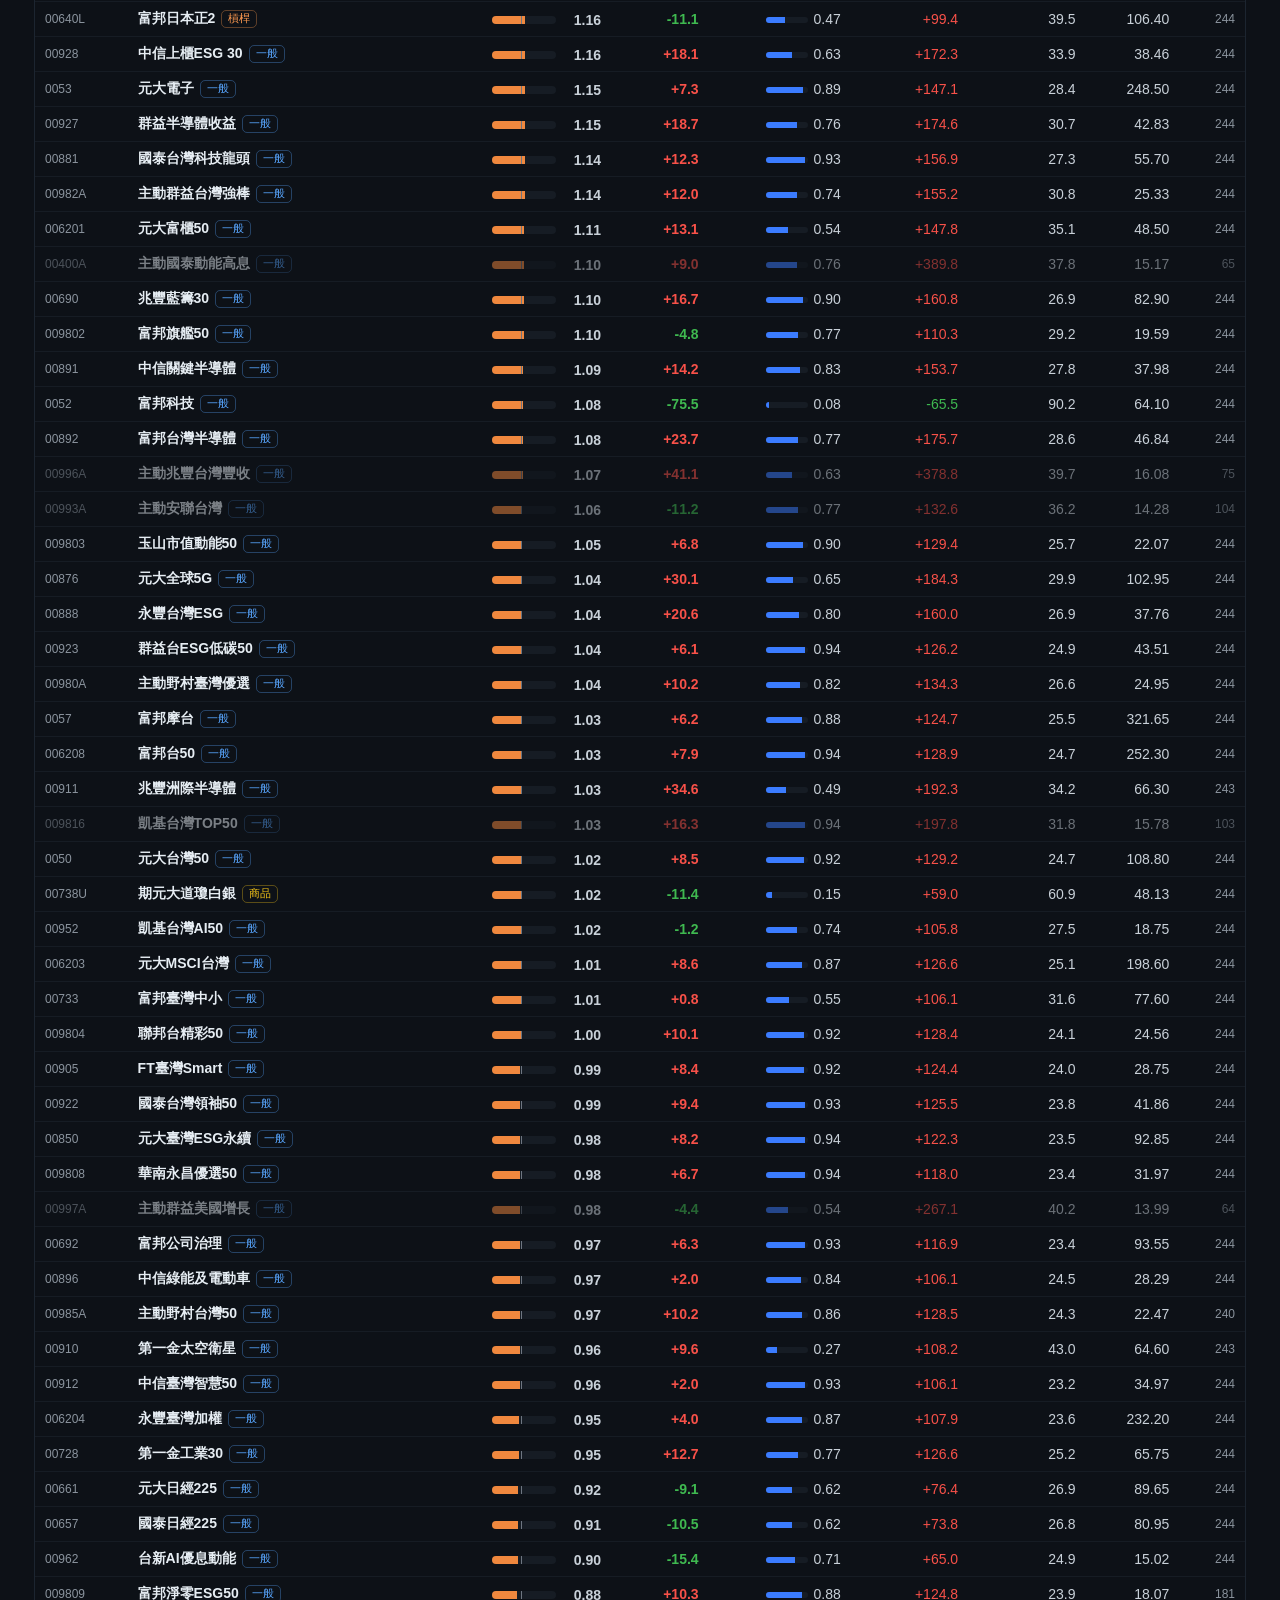
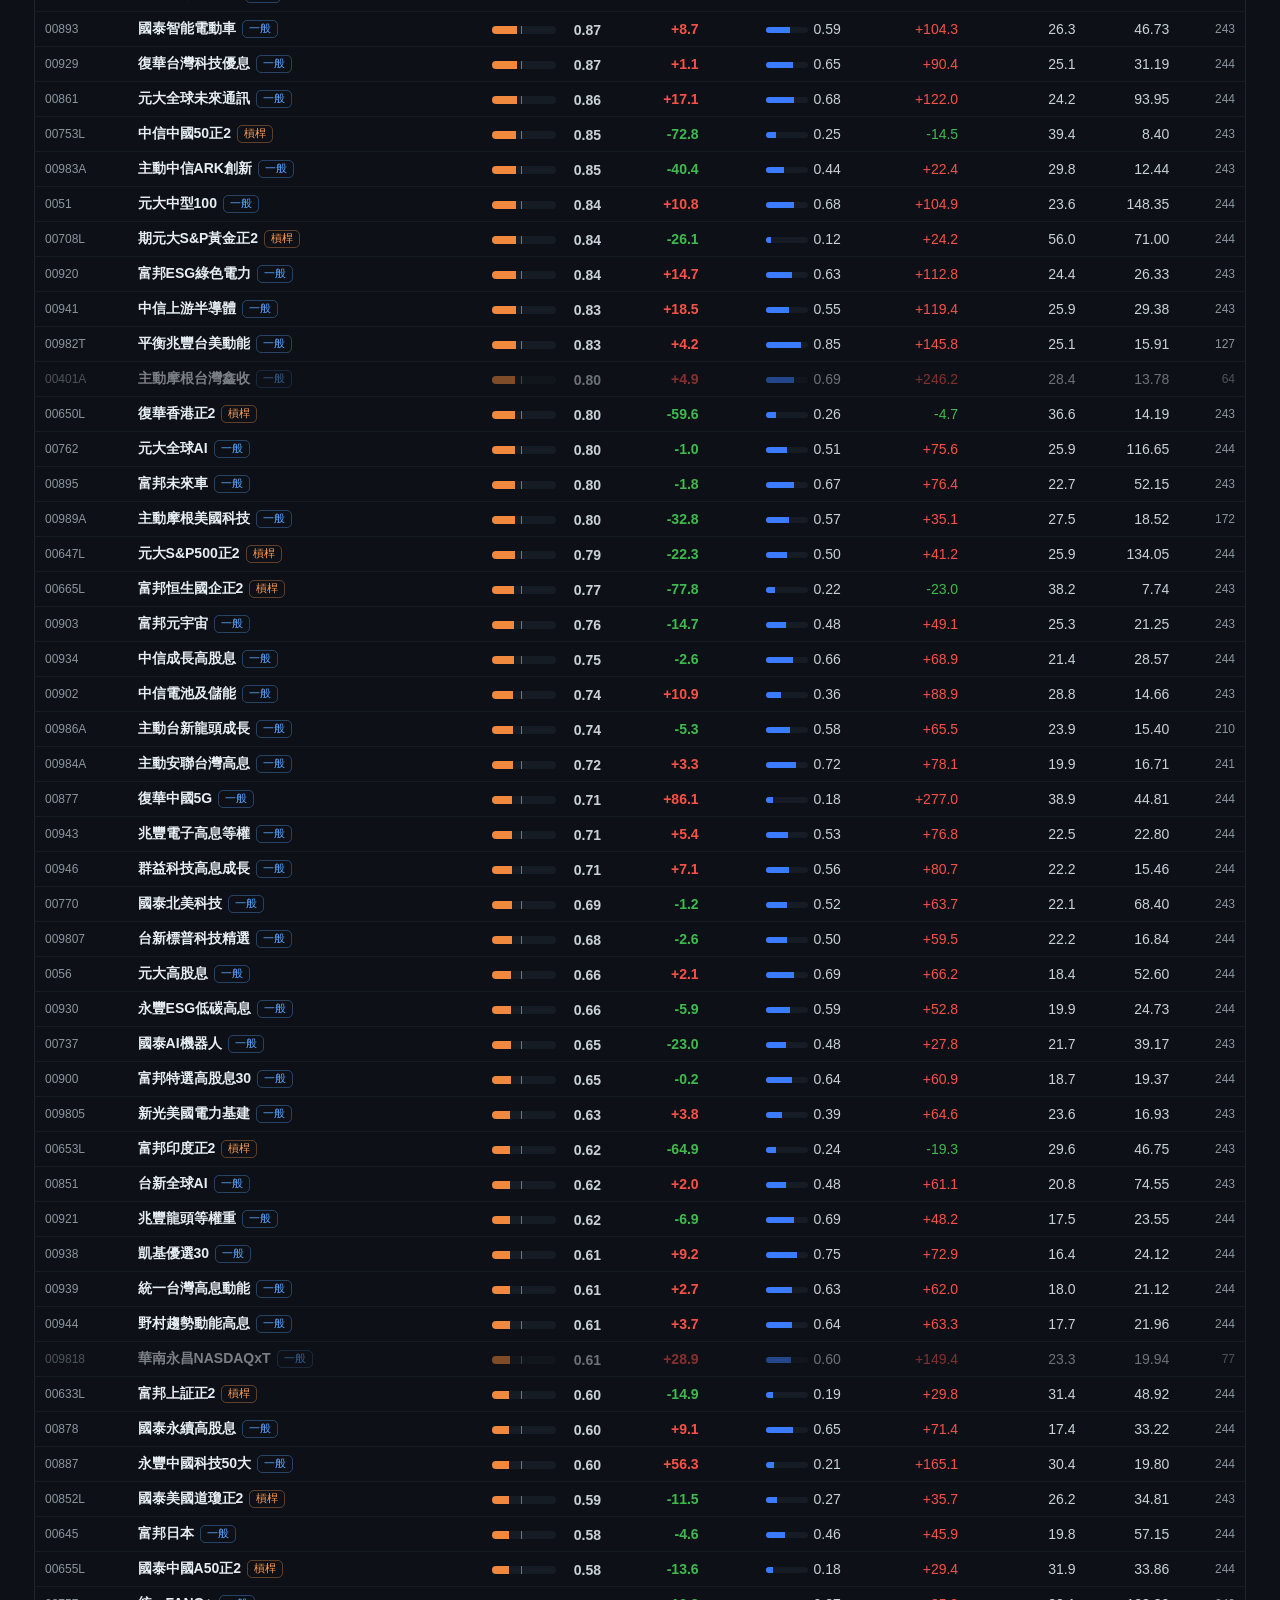
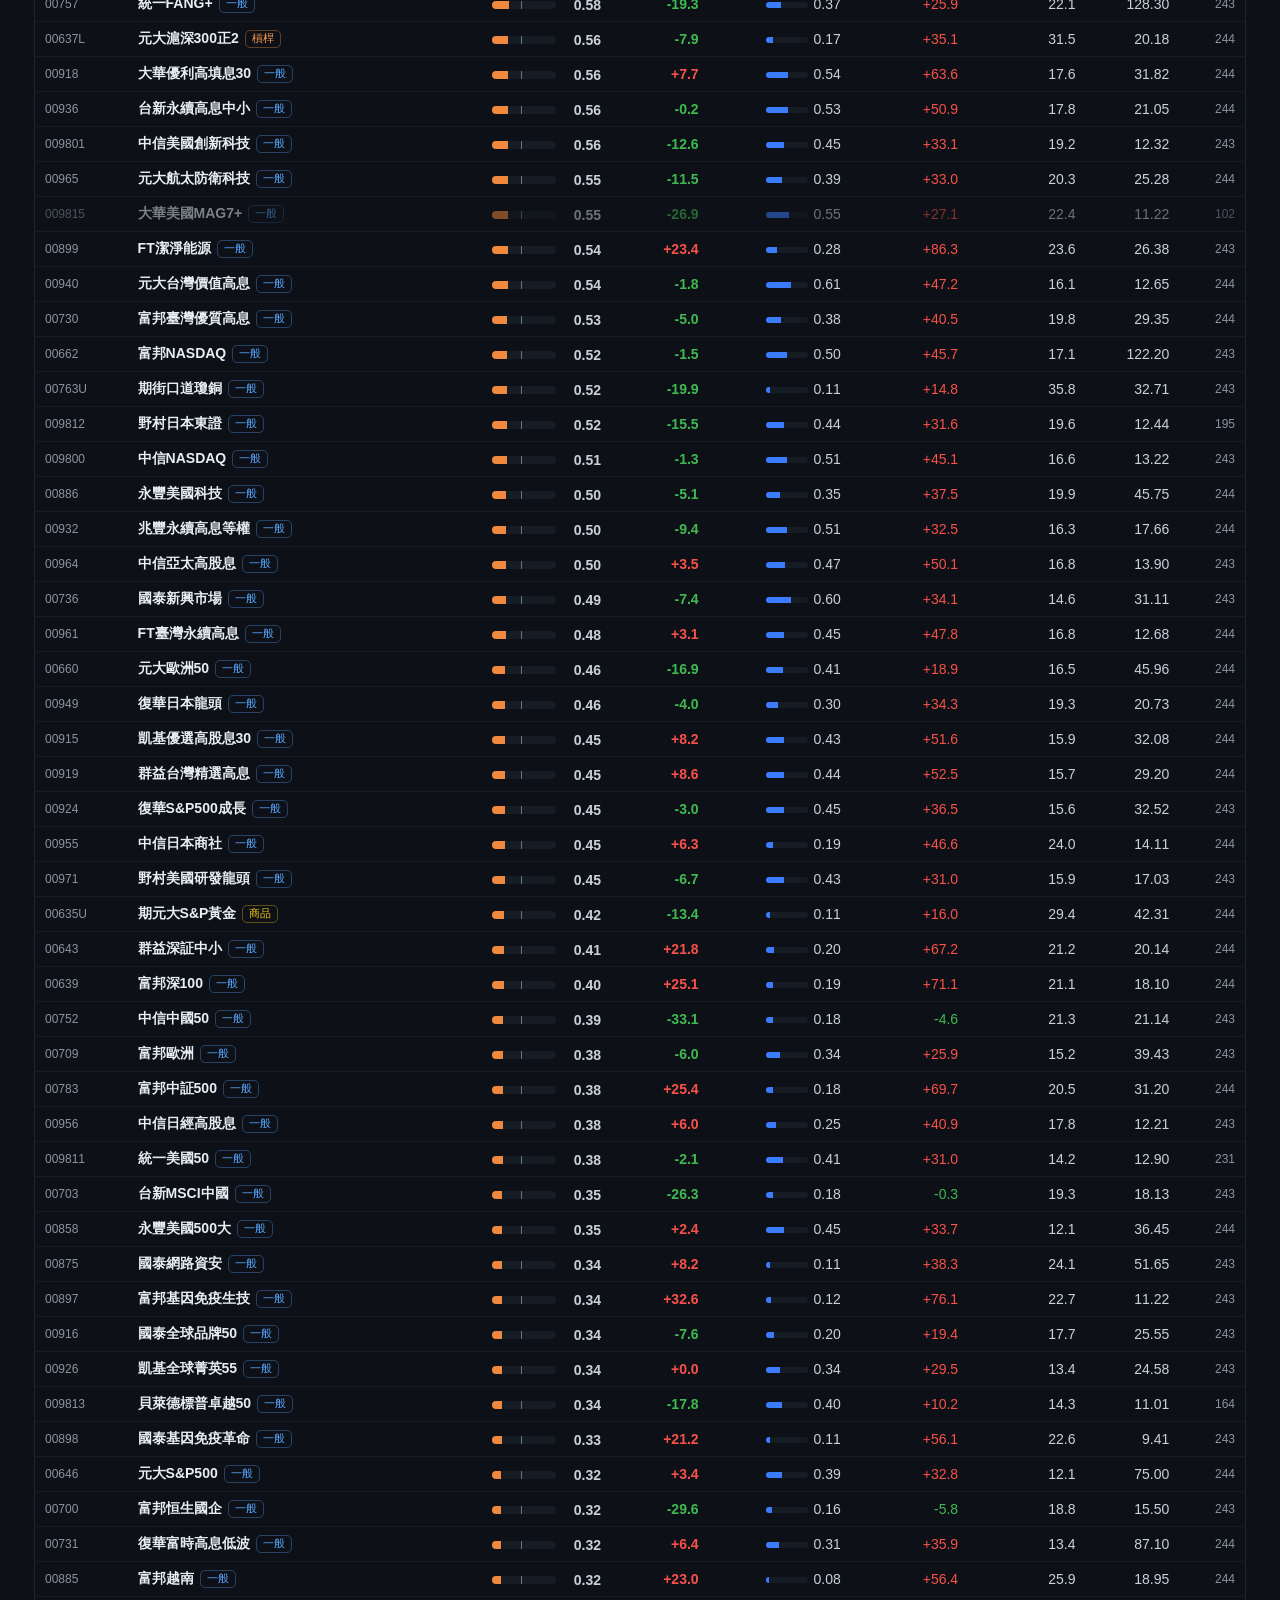
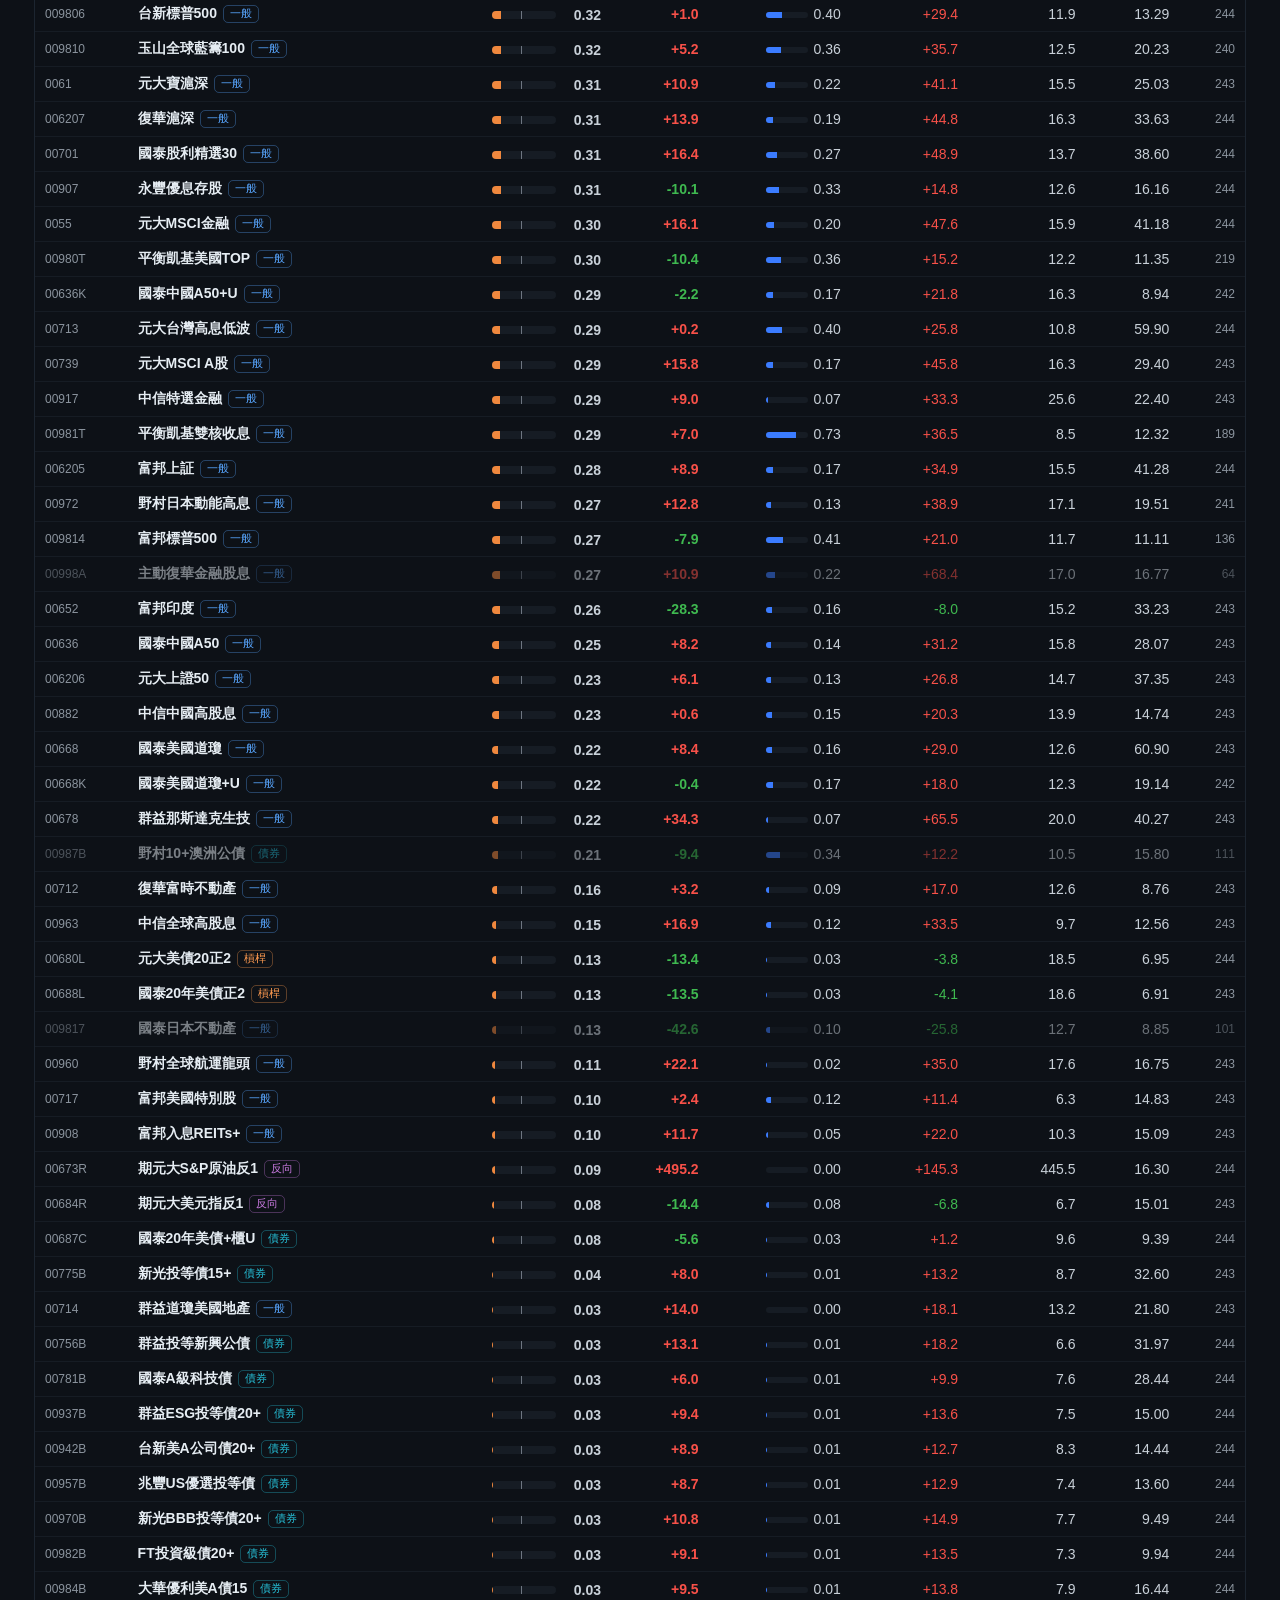
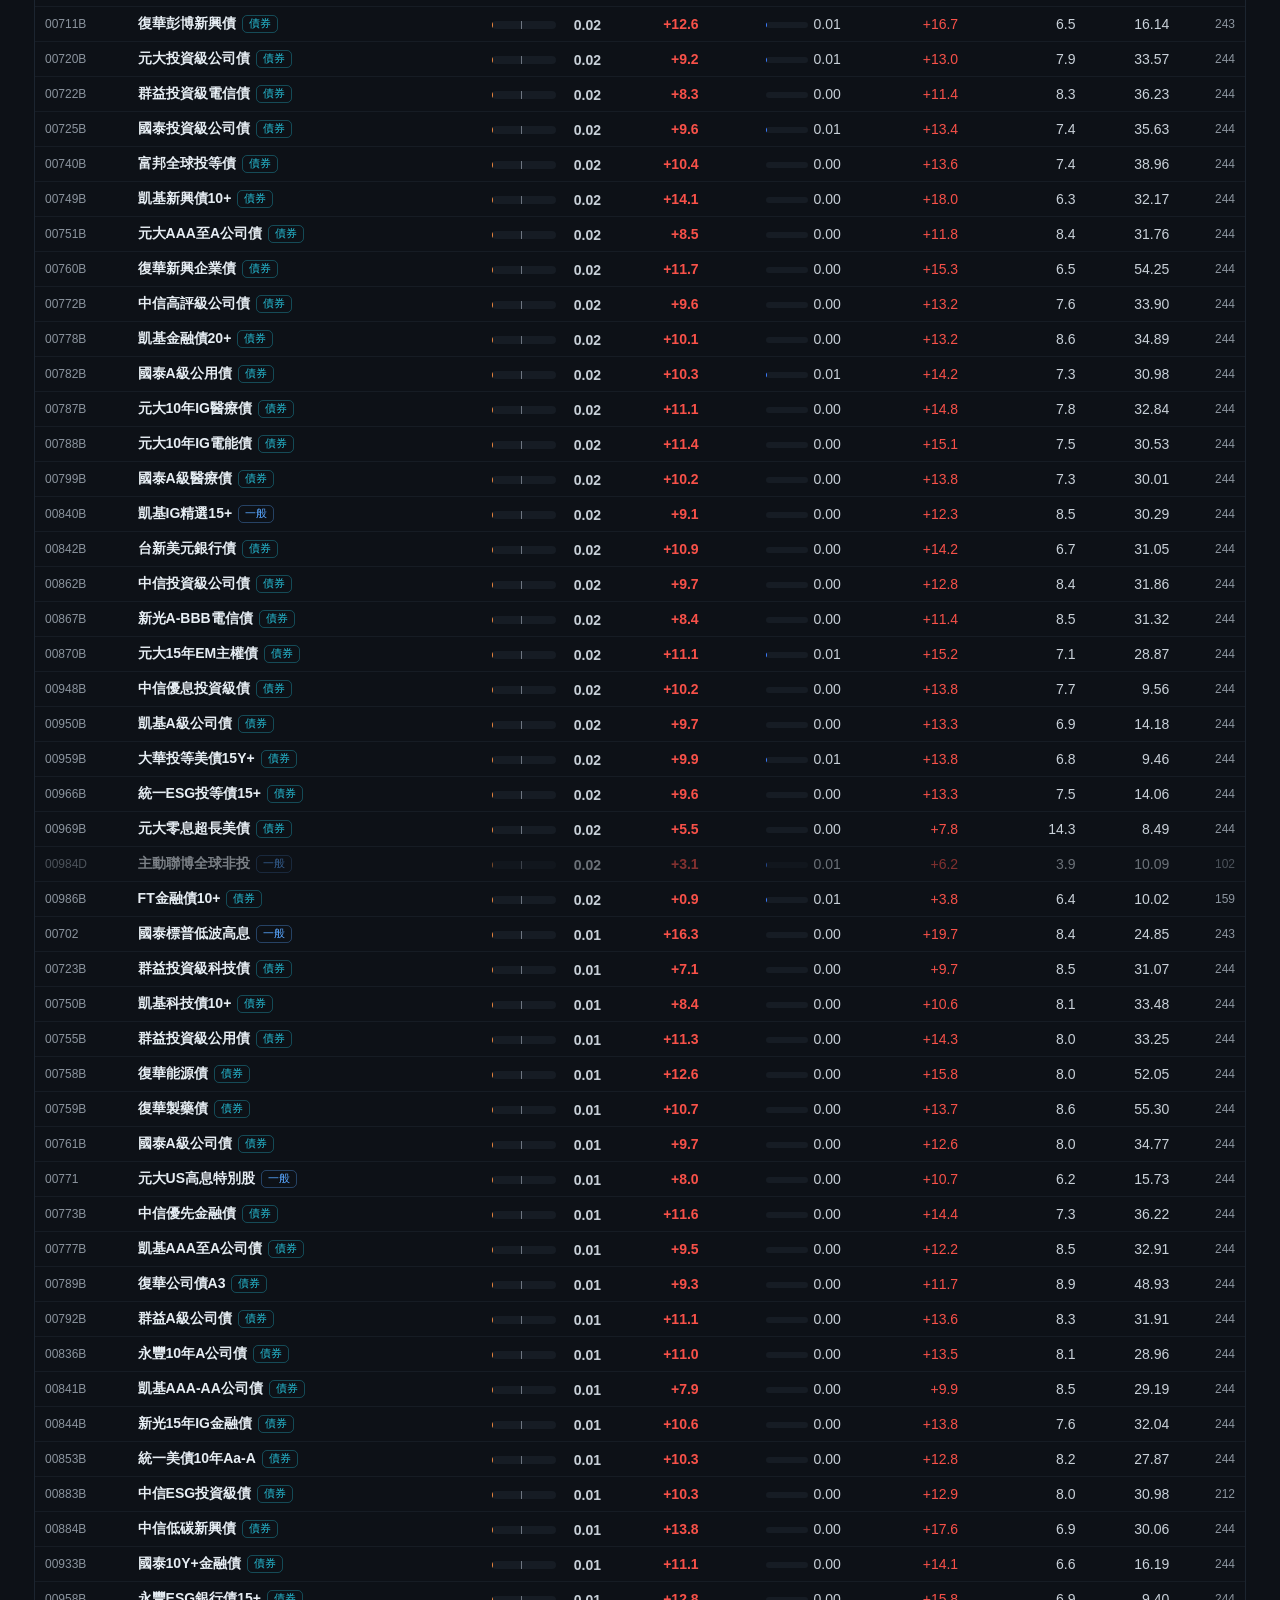
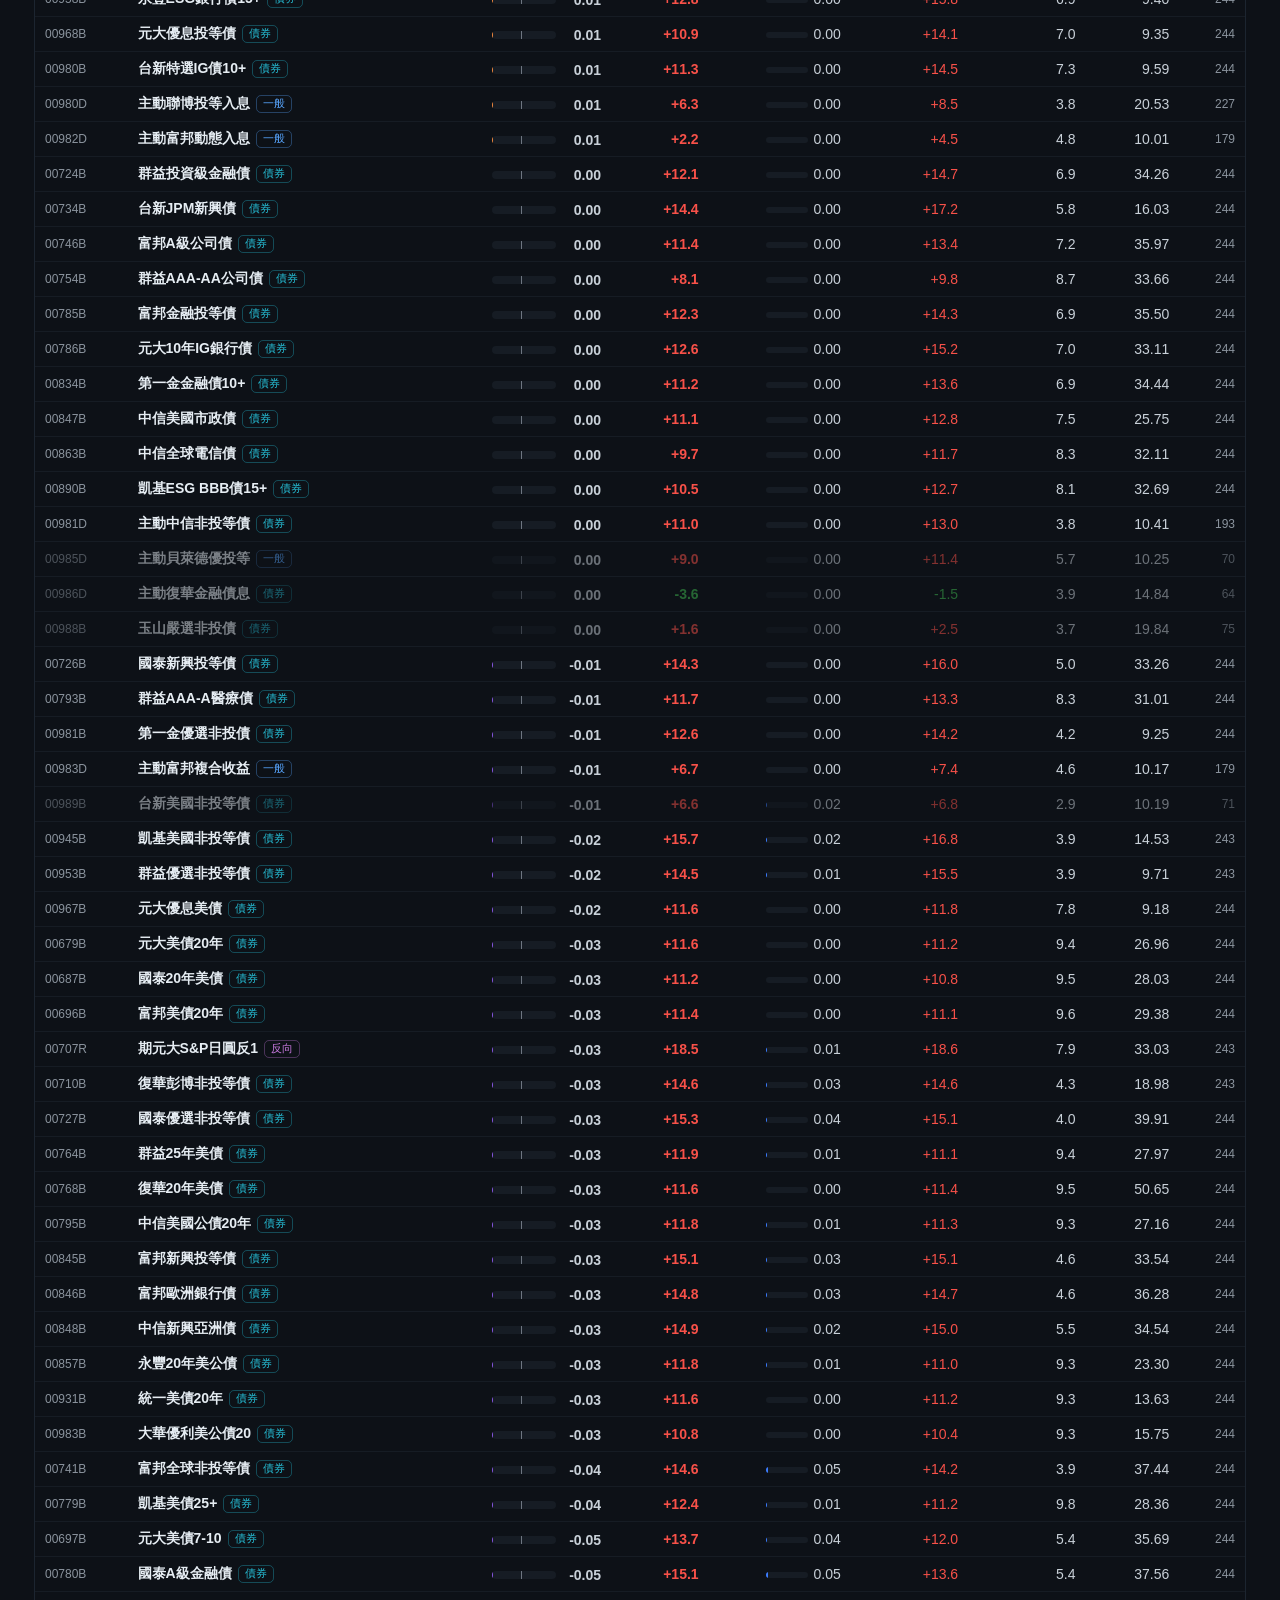
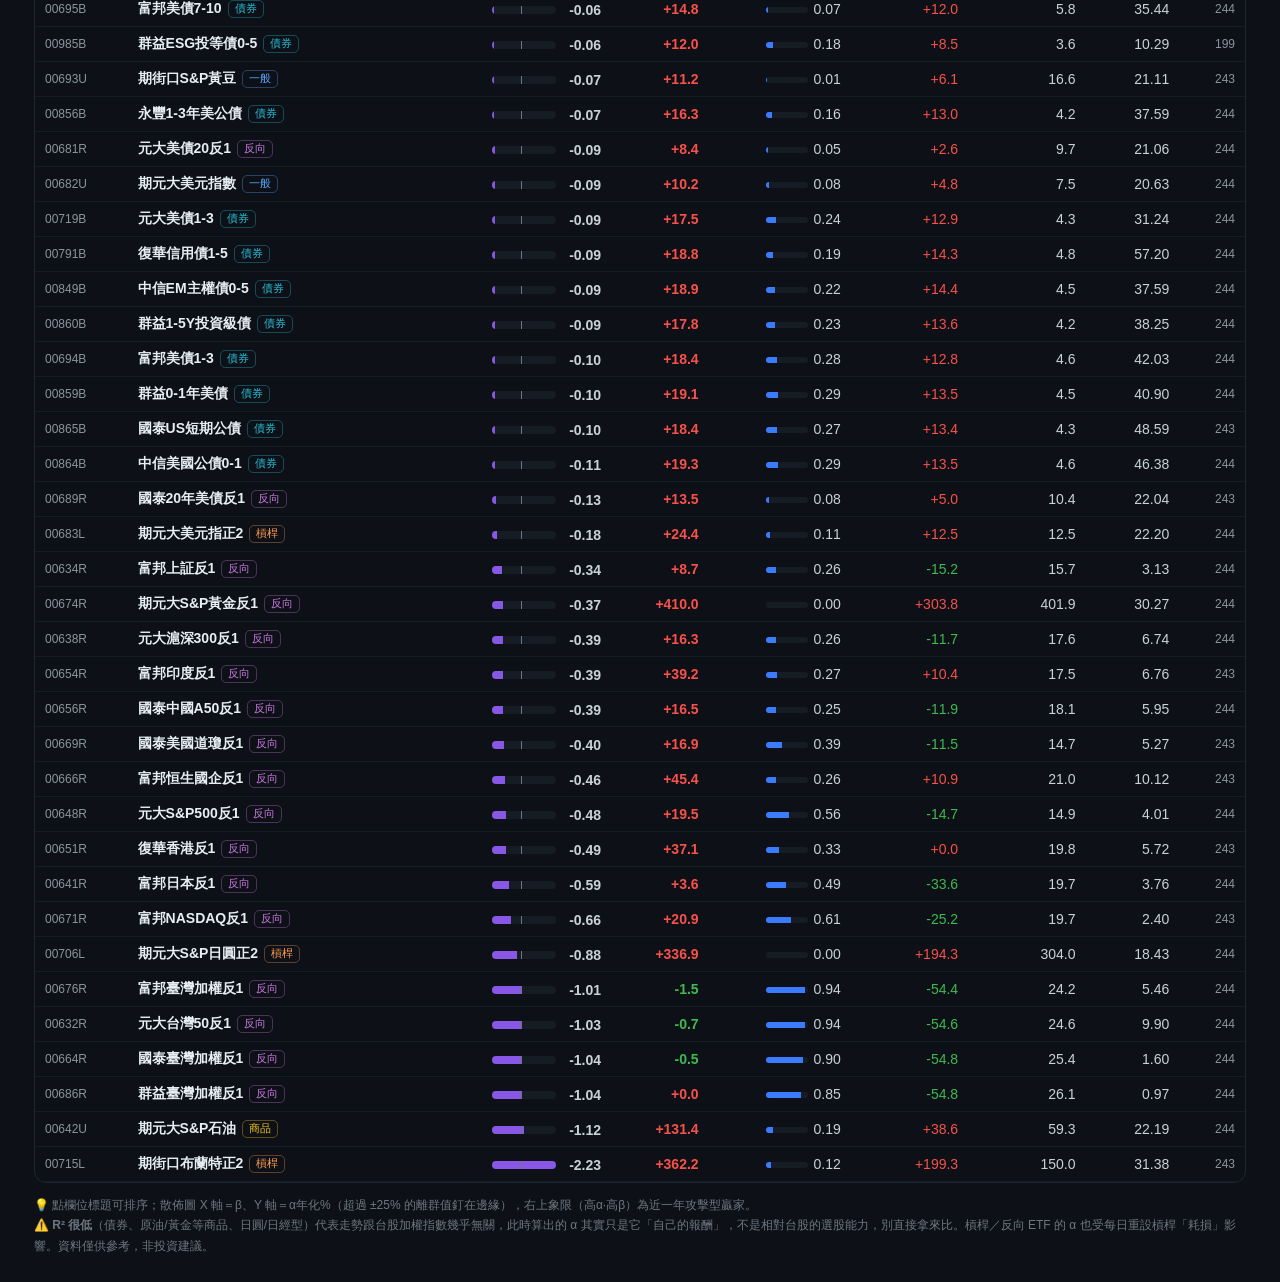
<file: tw-tech/etf_ab.html>
<!DOCTYPE html>
<html lang="zh-Hant">
<head>
<meta charset="utf-8">
<meta name="viewport" content="width=device-width,initial-scale=1">
<title>台股 ETF Alpha / Beta 全掃描</title>
<style>:root{color-scheme:dark}*{box-sizing:border-box}body{color:#c9d1d9;background:#0d1117;margin:0;font-family:PingFang TC,Noto Sans TC,Arial,sans-serif;font-size:14px}a{color:#58a6ff;text-decoration:none}.wrap{max-width:1240px;margin:0 auto;padding:14px}header{flex-wrap:wrap;align-items:baseline;gap:12px;margin-bottom:2px;display:flex}h1{color:#e6edf3;margin:0;font-size:20px}.nav{gap:8px;margin-left:auto;font-size:13px;display:flex}.nav a{background:#161b22;border:1px solid #21262d;border-radius:8px;padding:4px 10px}.nav a:hover{border-color:#388bfd}.updated{color:#6e7681;margin:2px 0 10px;font-size:12px}.card{background:#0e1420;border:1px solid #1c2530;border-radius:12px;margin-bottom:12px;padding:12px 14px}.card h2{color:#8b949e;margin:0 0 6px;font-size:13px;font-weight:600}.defs{color:#9aa4b0;grid-template-columns:repeat(auto-fit,minmax(210px,1fr));gap:6px 18px;font-size:12.5px;display:grid}.defs b{color:#e6edf3}.chart-box{background:#0e1420;border:1px solid #1c2530;border-radius:12px;height:400px;margin-bottom:12px;padding:8px;position:relative}#scatter{width:100%;height:100%;display:block}#stip{pointer-events:none;z-index:5;font-variant-numeric:tabular-nums;background:#161b22f0;border:1px solid #30363d;border-radius:8px;padding:6px 9px;font-size:12px;line-height:1.5;display:none;position:absolute;box-shadow:0 6px 22px #0009}.toolbar{flex-wrap:wrap;align-items:center;gap:8px;margin-bottom:10px;display:flex}#q{color:#e6edf3;background:#0d1117;border:1px solid #30363d;border-radius:8px;width:200px;padding:6px 10px;font-size:13px}#q:focus{border-color:#388bfd;outline:none}.chips{flex-wrap:wrap;gap:6px;display:flex}.chip{cursor:pointer;user-select:none;color:#8b949e;background:#161b22;border:1px solid #21262d;border-radius:20px;padding:4px 12px;font-size:12.5px}.chip .dot{vertical-align:1px;border-radius:50%;width:8px;height:8px;margin-right:5px;display:inline-block}.chip.on{color:#fff;background:#1f6feb;border-color:#1f6feb}.chip.on .dot{background:#fff!important}.cnt{color:#6e7681;margin-left:auto;font-size:12px}.tbl-wrap{border:1px solid #1c2530;border-radius:12px;overflow-x:auto}table{border-collapse:collapse;font-variant-numeric:tabular-nums;width:100%}thead th{color:#8b949e;text-align:right;white-space:nowrap;cursor:pointer;user-select:none;z-index:2;background:#161b22;border-bottom:1px solid #21262d;padding:9px 10px;font-size:12px;font-weight:600;position:sticky;top:0}thead th.l{text-align:left}thead th:hover{color:#c9d1d9;background:#1c2128}thead th.sorted{color:#fff}thead th.sorted:after{margin-left:3px;font-size:8px}thead th.asc:after{content:"▲"}thead th.desc:after{content:"▼"}tbody td{text-align:right;white-space:nowrap;border-bottom:1px solid #161c24;padding:8px 10px}tbody tr:hover{background:#11161d}td.l{text-align:left}.code{color:#8b949e;font-variant-numeric:tabular-nums;font-size:12px}.nm{color:#e6edf3;font-weight:600}.tag{vertical-align:1px;border:1px solid;border-radius:5px;margin-left:6px;padding:1px 6px;font-size:10.5px;display:inline-block}.bwrap{justify-content:flex-end;align-items:center;gap:7px;display:inline-flex}.bbar{background:#161c24;border-radius:4px;width:64px;height:8px;position:relative;overflow:hidden}.bbar i{display:block;position:absolute;top:0;bottom:0}.bbar .mk{background:#6e7681;width:1.5px;position:absolute;top:-2px;bottom:-2px}.num{font-weight:700}.dim td{opacity:.5}.r2bar{vertical-align:middle;background:#161c24;border-radius:3px;width:42px;height:6px;margin-right:6px;display:inline-block;overflow:hidden}.r2bar i{background:#3b7cff;height:100%;display:block}.hint{color:#6e7681;margin-top:12px;font-size:12px;line-height:1.7}@media (width<=640px){.chart-box{height:320px}thead th,tbody td{padding:7px;font-size:12px}.bbar{width:44px}}</style>
<style>@media (width>=900px){table.fit{width:100%!important}table.cg-kline col[data-cg=kline],table.cg-fund col[data-cg=fund]{width:30px!important}table.fit td[data-g]{overflow:hidden}}</style></head>
<body>
<div class="wrap">
  <header>
    <h1>📊 台股 ETF ─ Alpha / Beta 全掃描</h1>
    <span class="nav">
      <a href="00631L.html">📈 00631L 波形</a>
      <a href="screener.html">🏆 籌碼表</a>
    </span>
  </header>
  <div class="updated">共 335 檔・基準：加權指數 ^TWII・樣本：近 1 年日報酬・rf 1.5%／年・資料更新 2026-07-02 20:11（Yahoo Finance，收盤後）</div>

  <div class="card">
    <h2>指標怎麼看</h2>
    <div class="defs">
      <div><b>β Beta</b>：相對大盤的波動倍數。1＝同步、&gt;1 放大、&lt;0 反向（正2≈+2、反1≈−1）。</div>
      <div><b>α Alpha</b>：扣掉市場貢獻後的<b>年化超額報酬</b>。&gt;0（紅）＝贏大盤、&lt;0（綠）＝輸大盤。</div>
      <div><b>R²</b>：走勢被大盤解釋的比例。愈高＝愈跟指數連動；低＝有自己的行情（債券/商品）。</div>
      <div><b>年化報酬 / 波動</b>：近 1 年實際年化漲跌與風險（標準差年化）。</div>
    </div>
  </div>

  <div class="chart-box">
    <canvas id="scatter"></canvas>
    <div id="stip"></div>
  </div>

  <div class="toolbar">
    <input id="q" placeholder="🔍 搜尋代號 / 名稱">
    <span class="chips" id="chips"></span>
    <span class="cnt" id="cnt"></span>
  </div>

  <div class="tbl-wrap">
    <table>
      <thead><tr id="hrow"></tr></thead>
      <tbody id="tbody"></tbody>
    </table>
  </div>

  <p class="hint">💡 點欄位標題可排序；散佈圖 X 軸＝β、Y 軸＝α年化%（超過 ±<span id="acap"></span>% 的離群值釘在邊緣），右上象限（高α·高β）為近一年攻擊型贏家。<br>
     ⚠️ <b>R² 很低</b>（債券、原油/黃金等商品、日圓/日經型）代表走勢跟台股加權指數幾乎無關，此時算出的 α 其實只是它「自己的報酬」，不是相對台股的選股能力，別直接拿來比。槓桿／反向 ETF 的 α 也受每日重設槓桿「耗損」影響。資料僅供參考，非投資建議。</p>
</div>

<script>!function(){var e=[{beta:2.05,alpha:-4.2,r2:.95,ret:295.3,vol:48.8,price:340.8,n:244,code:"00675L",name:"富邦臺灣加權正2",cat:"槓桿"},{beta:2.05,alpha:-1.6,r2:.95,ret:300.6,vol:48.8,price:306,n:242,code:"00685L",name:"群益臺灣加權正2",cat:"槓桿"},{beta:2.04,alpha:-2.8,r2:.95,ret:297.7,vol:48.4,price:112.5,n:244,code:"00663L",name:"國泰臺灣加權正2",cat:"槓桿"},{beta:2,alpha:-1,r2:.93,ret:294.8,vol:48.1,price:38.88,n:244,code:"00631L",name:"元大台灣50正2",cat:"槓桿"},{beta:1.73,alpha:71.3,r2:.03,ret:58.1,vol:231.6,price:25.38,n:243,code:"00657K",name:"國泰日經225+U",cat:"一般"},{beta:1.45,alpha:10,r2:.66,ret:215.3,vol:46.6,price:21.84,n:167,code:"00988A",name:"主動統一全球創新",cat:"一般"},{beta:1.42,alpha:-7.1,r2:.6,ret:148.4,vol:42.5,price:21.94,n:243,code:"00954",name:"中信日本半導體",cat:"一般"},{beta:1.41,alpha:24.6,r2:.64,ret:239.2,vol:40.8,price:112.1,n:244,code:"00735",name:"國泰臺韓科技",cat:"一般"},{beta:1.39,alpha:210.8,r2:.01,ret:21.8,vol:382.4,price:9,n:243,code:"00625K",name:"富邦上証+R",cat:"一般"},{beta:1.39,alpha:-4.8,r2:.58,ret:149.3,vol:42.2,price:20.56,n:243,code:"00951",name:"台新日本半導體",cat:"一般"},{beta:1.38,alpha:241.1,r2:.01,ret:59,vol:380.9,price:4.34,n:243,code:"00643K",name:"群益深証中小+R",cat:"一般"},{beta:1.37,alpha:3.9,r2:.66,ret:258.7,vol:45.5,price:20.38,n:137,code:"00990A",name:"主動元大AI新經濟",cat:"一般"},{beta:1.35,alpha:15.5,r2:.62,ret:199,vol:39.9,price:39.23,n:244,code:"00947",name:"台新臺灣IC設計",cat:"一般"},{beta:1.33,alpha:13.4,r2:.79,ret:277.9,vol:40.8,price:20.64,n:134,code:"00991A",name:"主動復華未來50",cat:"一般"},{beta:1.27,alpha:-44.5,r2:.61,ret:55.8,vol:37.7,price:210.4,n:243,code:"00670L",name:"富邦NASDAQ正2",cat:"槓桿"},{beta:1.27,alpha:21.5,r2:.89,ret:208.6,vol:31.4,price:62.75,n:244,code:"00935",name:"野村臺灣新科技50",cat:"一般"},{beta:1.24,alpha:-39.6,r2:.46,ret:57.5,vol:42.7,price:47.45,n:243,code:"00909",name:"國泰數位支付服務",cat:"一般"},{beta:1.24,alpha:24.7,r2:.81,ret:292.4,vol:40.1,price:18.52,n:111,code:"00995A",name:"主動中信台灣卓越",cat:"一般"},{beta:1.23,alpha:22.7,r2:.79,ret:201.5,vol:32.1,price:54.35,n:244,code:"00913",name:"兆豐台灣晶圓製造",cat:"一般"},{beta:1.23,alpha:23.7,r2:.75,ret:203.5,vol:33.1,price:32.05,n:244,code:"00981A",name:"主動統一台股增長",cat:"一般"},{beta:1.23,alpha:-15.7,r2:.72,ret:184.9,vol:39.9,price:17.32,n:129,code:"00987A",name:"主動台新優勢成長",cat:"一般"},{beta:1.22,alpha:11.1,r2:.88,ret:167.5,vol:30.1,price:50.3,n:244,code:"00894",name:"中信小資高價30",cat:"一般"},{beta:1.22,alpha:3.8,r2:.7,ret:242.3,vol:40.1,price:19.07,n:129,code:"00992A",name:"主動群益科技創新",cat:"一般"},{beta:1.21,alpha:14.2,r2:.62,ret:170.2,vol:35.7,price:95.75,n:243,code:"00830",name:"國泰費城半導體",cat:"一般"},{beta:1.21,alpha:10.3,r2:.79,ret:255.6,vol:38.8,price:18.19,n:121,code:"00994A",name:"主動第一金台股優",cat:"一般"},{beta:1.2,alpha:10.7,r2:.89,ret:164.1,vol:29.5,price:47.81,n:244,code:"00901",name:"永豐智能車供應鏈",cat:"一般"},{beta:1.19,alpha:16.6,r2:.86,ret:176.7,vol:29.7,price:43.88,n:244,code:"00904",name:"新光臺灣半導體30",cat:"一般"},{beta:1.16,alpha:-11.1,r2:.47,ret:99.4,vol:39.5,price:106.4,n:244,code:"00640L",name:"富邦日本正2",cat:"槓桿"},{beta:1.16,alpha:18.1,r2:.63,ret:172.3,vol:33.9,price:38.46,n:244,code:"00928",name:"中信上櫃ESG 30",cat:"一般"},{beta:1.15,alpha:7.3,r2:.89,ret:147.1,vol:28.4,price:248.5,n:244,code:"0053",name:"元大電子",cat:"一般"},{beta:1.15,alpha:18.7,r2:.76,ret:174.6,vol:30.7,price:42.83,n:244,code:"00927",name:"群益半導體收益",cat:"一般"},{beta:1.14,alpha:12.3,r2:.93,ret:156.9,vol:27.3,price:55.7,n:244,code:"00881",name:"國泰台灣科技龍頭",cat:"一般"},{beta:1.14,alpha:12,r2:.74,ret:155.2,vol:30.8,price:25.33,n:244,code:"00982A",name:"主動群益台灣強棒",cat:"一般"},{beta:1.11,alpha:13.1,r2:.54,ret:147.8,vol:35.1,price:48.5,n:244,code:"006201",name:"元大富櫃50",cat:"一般"},{beta:1.1,alpha:9,r2:.76,ret:389.8,vol:37.8,price:15.17,n:65,code:"00400A",name:"主動國泰動能高息",cat:"一般"},{beta:1.1,alpha:16.7,r2:.9,ret:160.8,vol:26.9,price:82.9,n:244,code:"00690",name:"兆豐藍籌30",cat:"一般"},{beta:1.1,alpha:-4.8,r2:.77,ret:110.3,vol:29.2,price:19.59,n:244,code:"009802",name:"富邦旗艦50",cat:"一般"},{beta:1.09,alpha:14.2,r2:.83,ret:153.7,vol:27.8,price:37.98,n:244,code:"00891",name:"中信關鍵半導體",cat:"一般"},{beta:1.08,alpha:-75.5,r2:.08,ret:-65.5,vol:90.2,price:64.1,n:244,code:"0052",name:"富邦科技",cat:"一般"},{beta:1.08,alpha:23.7,r2:.77,ret:175.7,vol:28.6,price:46.84,n:244,code:"00892",name:"富邦台灣半導體",cat:"一般"},{beta:1.07,alpha:41.1,r2:.63,ret:378.8,vol:39.7,price:16.08,n:75,code:"00996A",name:"主動兆豐台灣豐收",cat:"一般"},{beta:1.06,alpha:-11.2,r2:.77,ret:132.6,vol:36.2,price:14.28,n:104,code:"00993A",name:"主動安聯台灣",cat:"一般"},{beta:1.05,alpha:6.8,r2:.9,ret:129.4,vol:25.7,price:22.07,n:244,code:"009803",name:"玉山市值動能50",cat:"一般"},{beta:1.04,alpha:30.1,r2:.65,ret:184.3,vol:29.9,price:102.95,n:244,code:"00876",name:"元大全球5G",cat:"一般"},{beta:1.04,alpha:20.6,r2:.8,ret:160,vol:26.9,price:37.76,n:244,code:"00888",name:"永豐台灣ESG",cat:"一般"},{beta:1.04,alpha:6.1,r2:.94,ret:126.2,vol:24.9,price:43.51,n:244,code:"00923",name:"群益台ESG低碳50",cat:"一般"},{beta:1.04,alpha:10.2,r2:.82,ret:134.3,vol:26.6,price:24.95,n:244,code:"00980A",name:"主動野村臺灣優選",cat:"一般"},{beta:1.03,alpha:6.2,r2:.88,ret:124.7,vol:25.5,price:321.65,n:244,code:"0057",name:"富邦摩台",cat:"一般"},{beta:1.03,alpha:7.9,r2:.94,ret:128.9,vol:24.7,price:252.3,n:244,code:"006208",name:"富邦台50",cat:"一般"},{beta:1.03,alpha:34.6,r2:.49,ret:192.3,vol:34.2,price:66.3,n:243,code:"00911",name:"兆豐洲際半導體",cat:"一般"},{beta:1.03,alpha:16.3,r2:.94,ret:197.8,vol:31.8,price:15.78,n:103,code:"009816",name:"凱基台灣TOP50",cat:"一般"},{beta:1.02,alpha:8.5,r2:.92,ret:129.2,vol:24.7,price:108.8,n:244,code:"0050",name:"元大台灣50",cat:"一般"},{beta:1.02,alpha:-11.4,r2:.15,ret:59,vol:60.9,price:48.13,n:244,code:"00738U",name:"期元大道瓊白銀",cat:"商品"},{beta:1.02,alpha:-1.2,r2:.74,ret:105.8,vol:27.5,price:18.75,n:244,code:"00952",name:"凱基台灣AI50",cat:"一般"},{beta:1.01,alpha:8.6,r2:.87,ret:126.6,vol:25.1,price:198.6,n:244,code:"006203",name:"元大MSCI台灣",cat:"一般"},{beta:1.01,alpha:.8,r2:.55,ret:106.1,vol:31.6,price:77.6,n:244,code:"00733",name:"富邦臺灣中小",cat:"一般"},{beta:1,alpha:10.1,r2:.92,ret:128.4,vol:24.1,price:24.56,n:244,code:"009804",name:"聯邦台精彩50",cat:"一般"},{beta:.99,alpha:8.4,r2:.92,ret:124.4,vol:24,price:28.75,n:244,code:"00905",name:"FT臺灣Smart",cat:"一般"},{beta:.99,alpha:9.4,r2:.93,ret:125.5,vol:23.8,price:41.86,n:244,code:"00922",name:"國泰台灣領袖50",cat:"一般"},{beta:.98,alpha:8.2,r2:.94,ret:122.3,vol:23.5,price:92.85,n:244,code:"00850",name:"元大臺灣ESG永續",cat:"一般"},{beta:.98,alpha:6.7,r2:.94,ret:118,vol:23.4,price:31.97,n:244,code:"009808",name:"華南永昌優選50",cat:"一般"},{beta:.98,alpha:-4.4,r2:.54,ret:267.1,vol:40.2,price:13.99,n:64,code:"00997A",name:"主動群益美國增長",cat:"一般"},{beta:.97,alpha:6.3,r2:.93,ret:116.9,vol:23.4,price:93.55,n:244,code:"00692",name:"富邦公司治理",cat:"一般"},{beta:.97,alpha:2,r2:.84,ret:106.1,vol:24.5,price:28.29,n:244,code:"00896",name:"中信綠能及電動車",cat:"一般"},{beta:.97,alpha:10.2,r2:.86,ret:128.5,vol:24.3,price:22.47,n:240,code:"00985A",name:"主動野村台灣50",cat:"一般"},{beta:.96,alpha:9.6,r2:.27,ret:108.2,vol:43,price:64.6,n:243,code:"00910",name:"第一金太空衛星",cat:"一般"},{beta:.96,alpha:2,r2:.93,ret:106.1,vol:23.2,price:34.97,n:244,code:"00912",name:"中信臺灣智慧50",cat:"一般"},{beta:.95,alpha:4,r2:.87,ret:107.9,vol:23.6,price:232.2,n:244,code:"006204",name:"永豐臺灣加權",cat:"一般"},{beta:.95,alpha:12.7,r2:.77,ret:126.6,vol:25.2,price:65.75,n:244,code:"00728",name:"第一金工業30",cat:"一般"},{beta:.92,alpha:-9.1,r2:.62,ret:76.4,vol:26.9,price:89.65,n:244,code:"00661",name:"元大日經225",cat:"一般"},{beta:.91,alpha:-10.5,r2:.62,ret:73.8,vol:26.8,price:80.95,n:244,code:"00657",name:"國泰日經225",cat:"一般"},{beta:.9,alpha:-15.4,r2:.71,ret:65,vol:24.9,price:15.02,n:244,code:"00962",name:"台新AI優息動能",cat:"一般"},{beta:.88,alpha:10.3,r2:.88,ret:124.8,vol:23.9,price:18.07,n:181,code:"009809",name:"富邦淨零ESG50",cat:"一般"},{beta:.87,alpha:8.7,r2:.59,ret:104.3,vol:26.3,price:46.73,n:243,code:"00893",name:"國泰智能電動車",cat:"一般"},{beta:.87,alpha:1.1,r2:.65,ret:90.4,vol:25.1,price:31.19,n:244,code:"00929",name:"復華台灣科技優息",cat:"一般"},{beta:.86,alpha:17.1,r2:.68,ret:122,vol:24.2,price:93.95,n:244,code:"00861",name:"元大全球未來通訊",cat:"一般"},{beta:.85,alpha:-72.8,r2:.25,ret:-14.5,vol:39.4,price:8.4,n:243,code:"00753L",name:"中信中國50正2",cat:"槓桿"},{beta:.85,alpha:-40.4,r2:.44,ret:22.4,vol:29.8,price:12.44,n:243,code:"00983A",name:"主動中信ARK創新",cat:"一般"},{beta:.84,alpha:10.8,r2:.68,ret:104.9,vol:23.6,price:148.35,n:244,code:"0051",name:"元大中型100",cat:"一般"},{beta:.84,alpha:-26.1,r2:.12,ret:24.2,vol:56,price:71,n:244,code:"00708L",name:"期元大S&P黃金正2",cat:"槓桿"},{beta:.84,alpha:14.7,r2:.63,ret:112.8,vol:24.4,price:26.33,n:243,code:"00920",name:"富邦ESG綠色電力",cat:"一般"},{beta:.83,alpha:18.5,r2:.55,ret:119.4,vol:25.9,price:29.38,n:243,code:"00941",name:"中信上游半導體",cat:"一般"},{beta:.83,alpha:4.2,r2:.85,ret:145.8,vol:25.1,price:15.91,n:127,code:"00982T",name:"平衡兆豐台美動能",cat:"一般"},{beta:.8,alpha:4.9,r2:.69,ret:246.2,vol:28.4,price:13.78,n:64,code:"00401A",name:"主動摩根台灣鑫收",cat:"一般"},{beta:.8,alpha:-59.6,r2:.26,ret:-4.7,vol:36.6,price:14.19,n:243,code:"00650L",name:"復華香港正2",cat:"槓桿"},{beta:.8,alpha:-1,r2:.51,ret:75.6,vol:25.9,price:116.65,n:244,code:"00762",name:"元大全球AI",cat:"一般"},{beta:.8,alpha:-1.8,r2:.67,ret:76.4,vol:22.7,price:52.15,n:243,code:"00895",name:"富邦未來車",cat:"一般"},{beta:.8,alpha:-32.8,r2:.57,ret:35.1,vol:27.5,price:18.52,n:172,code:"00989A",name:"主動摩根美國科技",cat:"一般"},{beta:.79,alpha:-22.3,r2:.5,ret:41.2,vol:25.9,price:134.05,n:244,code:"00647L",name:"元大S&P500正2",cat:"槓桿"},{beta:.77,alpha:-77.8,r2:.22,ret:-23,vol:38.2,price:7.74,n:243,code:"00665L",name:"富邦恒生國企正2",cat:"槓桿"},{beta:.76,alpha:-14.7,r2:.48,ret:49.1,vol:25.3,price:21.25,n:243,code:"00903",name:"富邦元宇宙",cat:"一般"},{beta:.75,alpha:-2.6,r2:.66,ret:68.9,vol:21.4,price:28.57,n:244,code:"00934",name:"中信成長高股息",cat:"一般"},{beta:.74,alpha:10.9,r2:.36,ret:88.9,vol:28.8,price:14.66,n:243,code:"00902",name:"中信電池及儲能",cat:"一般"},{beta:.74,alpha:-5.3,r2:.58,ret:65.5,vol:23.9,price:15.4,n:210,code:"00986A",name:"主動台新龍頭成長",cat:"一般"},{beta:.72,alpha:3.3,r2:.72,ret:78.1,vol:19.9,price:16.71,n:241,code:"00984A",name:"主動安聯台灣高息",cat:"一般"},{beta:.71,alpha:86.1,r2:.18,ret:277,vol:38.9,price:44.81,n:244,code:"00877",name:"復華中國5G",cat:"一般"},{beta:.71,alpha:5.4,r2:.53,ret:76.8,vol:22.5,price:22.8,n:244,code:"00943",name:"兆豐電子高息等權",cat:"一般"},{beta:.71,alpha:7.1,r2:.56,ret:80.7,vol:22.2,price:15.46,n:244,code:"00946",name:"群益科技高息成長",cat:"一般"},{beta:.69,alpha:-1.2,r2:.52,ret:63.7,vol:22.1,price:68.4,n:243,code:"00770",name:"國泰北美科技",cat:"一般"},{beta:.68,alpha:-2.6,r2:.5,ret:59.5,vol:22.2,price:16.84,n:244,code:"009807",name:"台新標普科技精選",cat:"一般"},{beta:.66,alpha:2.1,r2:.69,ret:66.2,vol:18.4,price:52.6,n:244,code:"0056",name:"元大高股息",cat:"一般"},{beta:.66,alpha:-5.9,r2:.59,ret:52.8,vol:19.9,price:24.73,n:244,code:"00930",name:"永豐ESG低碳高息",cat:"一般"},{beta:.65,alpha:-23,r2:.48,ret:27.8,vol:21.7,price:39.17,n:243,code:"00737",name:"國泰AI機器人",cat:"一般"},{beta:.65,alpha:-.2,r2:.64,ret:60.9,vol:18.7,price:19.37,n:244,code:"00900",name:"富邦特選高股息30",cat:"一般"},{beta:.63,alpha:3.8,r2:.39,ret:64.6,vol:23.6,price:16.93,n:243,code:"009805",name:"新光美國電力基建",cat:"一般"},{beta:.62,alpha:-64.9,r2:.24,ret:-19.3,vol:29.6,price:46.75,n:243,code:"00653L",name:"富邦印度正2",cat:"槓桿"},{beta:.62,alpha:2,r2:.48,ret:61.1,vol:20.8,price:74.55,n:243,code:"00851",name:"台新全球AI",cat:"一般"},{beta:.62,alpha:-6.9,r2:.69,ret:48.2,vol:17.5,price:23.55,n:244,code:"00921",name:"兆豐龍頭等權重",cat:"一般"},{beta:.61,alpha:9.2,r2:.75,ret:72.9,vol:16.4,price:24.12,n:244,code:"00938",name:"凱基優選30",cat:"一般"},{beta:.61,alpha:2.7,r2:.63,ret:62,vol:18,price:21.12,n:244,code:"00939",name:"統一台灣高息動能",cat:"一般"},{beta:.61,alpha:3.7,r2:.64,ret:63.3,vol:17.7,price:21.96,n:244,code:"00944",name:"野村趨勢動能高息",cat:"一般"},{beta:.61,alpha:28.9,r2:.6,ret:149.4,vol:23.3,price:19.94,n:77,code:"009818",name:"華南永昌NASDAQxT",cat:"一般"},{beta:.6,alpha:-14.9,r2:.19,ret:29.8,vol:31.4,price:48.92,n:244,code:"00633L",name:"富邦上証正2",cat:"槓桿"},{beta:.6,alpha:9.1,r2:.65,ret:71.4,vol:17.4,price:33.22,n:244,code:"00878",name:"國泰永續高股息",cat:"一般"},{beta:.6,alpha:56.3,r2:.21,ret:165.1,vol:30.4,price:19.8,n:244,code:"00887",name:"永豐中國科技50大",cat:"一般"},{beta:.59,alpha:-11.5,r2:.27,ret:35.7,vol:26.2,price:34.81,n:243,code:"00852L",name:"國泰美國道瓊正2",cat:"槓桿"},{beta:.58,alpha:-4.6,r2:.46,ret:45.9,vol:19.8,price:57.15,n:244,code:"00645",name:"富邦日本",cat:"一般"},{beta:.58,alpha:-13.6,r2:.18,ret:29.4,vol:31.9,price:33.86,n:244,code:"00655L",name:"國泰中國A50正2",cat:"槓桿"},{beta:.58,alpha:-19.3,r2:.37,ret:25.9,vol:22.1,price:128.3,n:243,code:"00757",name:"統一FANG+",cat:"一般"},{beta:.56,alpha:-7.9,r2:.17,ret:35.1,vol:31.5,price:20.18,n:244,code:"00637L",name:"元大滬深300正2",cat:"槓桿"},{beta:.56,alpha:7.7,r2:.54,ret:63.6,vol:17.6,price:31.82,n:244,code:"00918",name:"大華優利高填息30",cat:"一般"},{beta:.56,alpha:-.2,r2:.53,ret:50.9,vol:17.8,price:21.05,n:244,code:"00936",name:"台新永續高息中小",cat:"一般"},{beta:.56,alpha:-12.6,r2:.45,ret:33.1,vol:19.2,price:12.32,n:243,code:"009801",name:"中信美國創新科技",cat:"一般"},{beta:.55,alpha:-11.5,r2:.39,ret:33,vol:20.3,price:25.28,n:244,code:"00965",name:"元大航太防衛科技",cat:"一般"},{beta:.55,alpha:-26.9,r2:.55,ret:27.1,vol:22.4,price:11.22,n:102,code:"009815",name:"大華美國MAG7+",cat:"一般"},{beta:.54,alpha:23.4,r2:.28,ret:86.3,vol:23.6,price:26.38,n:243,code:"00899",name:"FT潔淨能源",cat:"一般"},{beta:.54,alpha:-1.8,r2:.61,ret:47.2,vol:16.1,price:12.65,n:244,code:"00940",name:"元大台灣價值高息",cat:"一般"},{beta:.53,alpha:-5,r2:.38,ret:40.5,vol:19.8,price:29.35,n:244,code:"00730",name:"富邦臺灣優質高息",cat:"一般"},{beta:.52,alpha:-1.5,r2:.5,ret:45.7,vol:17.1,price:122.2,n:243,code:"00662",name:"富邦NASDAQ",cat:"一般"},{beta:.52,alpha:-19.9,r2:.11,ret:14.8,vol:35.8,price:32.71,n:243,code:"00763U",name:"期街口道瓊銅",cat:"一般"},{beta:.52,alpha:-15.5,r2:.44,ret:31.6,vol:19.6,price:12.44,n:195,code:"009812",name:"野村日本東證",cat:"一般"},{beta:.51,alpha:-1.3,r2:.51,ret:45.1,vol:16.6,price:13.22,n:243,code:"009800",name:"中信NASDAQ",cat:"一般"},{beta:.5,alpha:-5.1,r2:.35,ret:37.5,vol:19.9,price:45.75,n:244,code:"00886",name:"永豐美國科技",cat:"一般"},{beta:.5,alpha:-9.4,r2:.51,ret:32.5,vol:16.3,price:17.66,n:244,code:"00932",name:"兆豐永續高息等權",cat:"一般"},{beta:.5,alpha:3.5,r2:.47,ret:50.1,vol:16.8,price:13.9,n:243,code:"00964",name:"中信亞太高股息",cat:"一般"},{beta:.49,alpha:-7.4,r2:.6,ret:34.1,vol:14.6,price:31.11,n:243,code:"00736",name:"國泰新興市場",cat:"一般"},{beta:.48,alpha:3.1,r2:.45,ret:47.8,vol:16.8,price:12.68,n:244,code:"00961",name:"FT臺灣永續高息",cat:"一般"},{beta:.46,alpha:-16.9,r2:.41,ret:18.9,vol:16.5,price:45.96,n:244,code:"00660",name:"元大歐洲50",cat:"一般"},{beta:.46,alpha:-4,r2:.3,ret:34.3,vol:19.3,price:20.73,n:244,code:"00949",name:"復華日本龍頭",cat:"一般"},{beta:.45,alpha:8.2,r2:.43,ret:51.6,vol:15.9,price:32.08,n:244,code:"00915",name:"凱基優選高股息30",cat:"一般"},{beta:.45,alpha:8.6,r2:.44,ret:52.5,vol:15.7,price:29.2,n:244,code:"00919",name:"群益台灣精選高息",cat:"一般"},{beta:.45,alpha:-3,r2:.45,ret:36.5,vol:15.6,price:32.52,n:243,code:"00924",name:"復華S&P500成長",cat:"一般"},{beta:.45,alpha:6.3,r2:.19,ret:46.6,vol:24,price:14.11,n:244,code:"00955",name:"中信日本商社",cat:"一般"},{beta:.45,alpha:-6.7,r2:.43,ret:31,vol:15.9,price:17.03,n:243,code:"00971",name:"野村美國研發龍頭",cat:"一般"},{beta:.42,alpha:-13.4,r2:.11,ret:16,vol:29.4,price:42.31,n:244,code:"00635U",name:"期元大S&P黃金",cat:"商品"},{beta:.41,alpha:21.8,r2:.2,ret:67.2,vol:21.2,price:20.14,n:244,code:"00643",name:"群益深証中小",cat:"一般"},{beta:.4,alpha:25.1,r2:.19,ret:71.1,vol:21.1,price:18.1,n:244,code:"00639",name:"富邦深100",cat:"一般"},{beta:.39,alpha:-33.1,r2:.18,ret:-4.6,vol:21.3,price:21.14,n:243,code:"00752",name:"中信中國50",cat:"一般"},{beta:.38,alpha:-6,r2:.34,ret:25.9,vol:15.2,price:39.43,n:243,code:"00709",name:"富邦歐洲",cat:"一般"},{beta:.38,alpha:25.4,r2:.18,ret:69.7,vol:20.5,price:31.2,n:244,code:"00783",name:"富邦中証500",cat:"一般"},{beta:.38,alpha:6,r2:.25,ret:40.9,vol:17.8,price:12.21,n:243,code:"00956",name:"中信日經高股息",cat:"一般"},{beta:.38,alpha:-2.1,r2:.41,ret:31,vol:14.2,price:12.9,n:231,code:"009811",name:"統一美國50",cat:"一般"},{beta:.35,alpha:-26.3,r2:.18,ret:-.3,vol:19.3,price:18.13,n:243,code:"00703",name:"台新MSCI中國",cat:"一般"},{beta:.35,alpha:2.4,r2:.45,ret:33.7,vol:12.1,price:36.45,n:244,code:"00858",name:"永豐美國500大",cat:"一般"},{beta:.34,alpha:8.2,r2:.11,ret:38.3,vol:24.1,price:51.65,n:243,code:"00875",name:"國泰網路資安",cat:"一般"},{beta:.34,alpha:32.6,r2:.12,ret:76.1,vol:22.7,price:11.22,n:243,code:"00897",name:"富邦基因免疫生技",cat:"一般"},{beta:.34,alpha:-7.6,r2:.2,ret:19.4,vol:17.7,price:25.55,n:243,code:"00916",name:"國泰全球品牌50",cat:"一般"},{beta:.34,alpha:-0,r2:.34,ret:29.5,vol:13.4,price:24.58,n:243,code:"00926",name:"凱基全球菁英55",cat:"一般"},{beta:.34,alpha:-17.8,r2:.4,ret:10.2,vol:14.3,price:11.01,n:164,code:"009813",name:"貝萊德標普卓越50",cat:"一般"},{beta:.33,alpha:21.2,r2:.11,ret:56.1,vol:22.6,price:9.41,n:243,code:"00898",name:"國泰基因免疫革命",cat:"一般"},{beta:.32,alpha:3.4,r2:.39,ret:32.8,vol:12.1,price:75,n:244,code:"00646",name:"元大S&P500",cat:"一般"},{beta:.32,alpha:-29.6,r2:.16,ret:-5.8,vol:18.8,price:15.5,n:243,code:"00700",name:"富邦恒生國企",cat:"一般"},{beta:.32,alpha:6.4,r2:.31,ret:35.9,vol:13.4,price:87.1,n:244,code:"00731",name:"復華富時高息低波",cat:"一般"},{beta:.32,alpha:23,r2:.08,ret:56.4,vol:25.9,price:18.95,n:244,code:"00885",name:"富邦越南",cat:"一般"},{beta:.32,alpha:1,r2:.4,ret:29.4,vol:11.9,price:13.29,n:244,code:"009806",name:"台新標普500",cat:"一般"},{beta:.32,alpha:5.2,r2:.36,ret:35.7,vol:12.5,price:20.23,n:240,code:"009810",name:"玉山全球藍籌100",cat:"一般"},{beta:.31,alpha:10.9,r2:.22,ret:41.1,vol:15.5,price:25.03,n:243,code:"0061",name:"元大寶滬深",cat:"一般"},{beta:.31,alpha:13.9,r2:.19,ret:44.8,vol:16.3,price:33.63,n:244,code:"006207",name:"復華滬深",cat:"一般"},{beta:.31,alpha:16.4,r2:.27,ret:48.9,vol:13.7,price:38.6,n:244,code:"00701",name:"國泰股利精選30",cat:"一般"},{beta:.31,alpha:-10.1,r2:.33,ret:14.8,vol:12.6,price:16.16,n:244,code:"00907",name:"永豐優息存股",cat:"一般"},{beta:.3,alpha:16.1,r2:.2,ret:47.6,vol:15.9,price:41.18,n:244,code:"0055",name:"元大MSCI金融",cat:"一般"},{beta:.3,alpha:-10.4,r2:.36,ret:15.2,vol:12.2,price:11.35,n:219,code:"00980T",name:"平衡凱基美國TOP",cat:"一般"},{beta:.29,alpha:-2.2,r2:.17,ret:21.8,vol:16.3,price:8.94,n:242,code:"00636K",name:"國泰中國A50+U",cat:"一般"},{beta:.29,alpha:.2,r2:.4,ret:25.8,vol:10.8,price:59.9,n:244,code:"00713",name:"元大台灣高息低波",cat:"一般"},{beta:.29,alpha:15.8,r2:.17,ret:45.8,vol:16.3,price:29.4,n:243,code:"00739",name:"元大MSCI A股",cat:"一般"},{beta:.29,alpha:9,r2:.07,ret:33.3,vol:25.6,price:22.4,n:243,code:"00917",name:"中信特選金融",cat:"一般"},{beta:.29,alpha:7,r2:.73,ret:36.5,vol:8.5,price:12.32,n:189,code:"00981T",name:"平衡凱基雙核收息",cat:"一般"},{beta:.28,alpha:8.9,r2:.17,ret:34.9,vol:15.5,price:41.28,n:244,code:"006205",name:"富邦上証",cat:"一般"},{beta:.27,alpha:12.8,r2:.13,ret:38.9,vol:17.1,price:19.51,n:241,code:"00972",name:"野村日本動能高息",cat:"一般"},{beta:.27,alpha:-7.9,r2:.41,ret:21,vol:11.7,price:11.11,n:136,code:"009814",name:"富邦標普500",cat:"一般"},{beta:.27,alpha:10.9,r2:.22,ret:68.4,vol:17,price:16.77,n:64,code:"00998A",name:"主動復華金融股息",cat:"一般"},{beta:.26,alpha:-28.3,r2:.16,ret:-8,vol:15.2,price:33.23,n:243,code:"00652",name:"富邦印度",cat:"一般"},{beta:.25,alpha:8.2,r2:.14,ret:31.2,vol:15.8,price:28.07,n:243,code:"00636",name:"國泰中國A50",cat:"一般"},{beta:.23,alpha:6.1,r2:.13,ret:26.8,vol:14.7,price:37.35,n:243,code:"006206",name:"元大上證50",cat:"一般"},{beta:.23,alpha:.6,r2:.15,ret:20.3,vol:13.9,price:14.74,n:243,code:"00882",name:"中信中國高股息",cat:"一般"},{beta:.22,alpha:8.4,r2:.16,ret:29,vol:12.6,price:60.9,n:243,code:"00668",name:"國泰美國道瓊",cat:"一般"},{beta:.22,alpha:-.4,r2:.17,ret:18,vol:12.3,price:19.14,n:242,code:"00668K",name:"國泰美國道瓊+U",cat:"一般"},{beta:.22,alpha:34.3,r2:.07,ret:65.5,vol:20,price:40.27,n:243,code:"00678",name:"群益那斯達克生技",cat:"一般"},{beta:.21,alpha:-9.4,r2:.34,ret:12.2,vol:10.5,price:15.8,n:111,code:"00987B",name:"野村10+澳洲公債",cat:"債券"},{beta:.16,alpha:3.2,r2:.09,ret:17,vol:12.6,price:8.76,n:243,code:"00712",name:"復華富時不動產",cat:"一般"},{beta:.15,alpha:16.9,r2:.12,ret:33.5,vol:9.7,price:12.56,n:243,code:"00963",name:"中信全球高股息",cat:"一般"},{beta:.13,alpha:-13.4,r2:.03,ret:-3.8,vol:18.5,price:6.95,n:244,code:"00680L",name:"元大美債20正2",cat:"槓桿"},{beta:.13,alpha:-13.5,r2:.03,ret:-4.1,vol:18.6,price:6.91,n:243,code:"00688L",name:"國泰20年美債正2",cat:"槓桿"},{beta:.13,alpha:-42.6,r2:.1,ret:-25.8,vol:12.7,price:8.85,n:101,code:"009817",name:"國泰日本不動產",cat:"一般"},{beta:.11,alpha:22.1,r2:.02,ret:35,vol:17.6,price:16.75,n:243,code:"00960",name:"野村全球航運龍頭",cat:"一般"},{beta:.1,alpha:2.4,r2:.12,ret:11.4,vol:6.3,price:14.83,n:243,code:"00717",name:"富邦美國特別股",cat:"一般"},{beta:.1,alpha:11.7,r2:.05,ret:22,vol:10.3,price:15.09,n:243,code:"00908",name:"富邦入息REITs+",cat:"一般"},{beta:.09,alpha:495.2,r2:0,ret:145.3,vol:445.5,price:16.3,n:244,code:"00673R",name:"期元大S&P原油反1",cat:"反向"},{beta:.08,alpha:-14.4,r2:.08,ret:-6.8,vol:6.7,price:15.01,n:243,code:"00684R",name:"期元大美元指反1",cat:"反向"},{beta:.08,alpha:-5.6,r2:.03,ret:1.2,vol:9.6,price:9.39,n:244,code:"00687C",name:"國泰20年美債+櫃U",cat:"債券"},{beta:.04,alpha:8,r2:.01,ret:13.2,vol:8.7,price:32.6,n:243,code:"00775B",name:"新光投等債15+",cat:"債券"},{beta:.03,alpha:14,r2:0,ret:18.1,vol:13.2,price:21.8,n:243,code:"00714",name:"群益道瓊美國地產",cat:"一般"},{beta:.03,alpha:13.1,r2:.01,ret:18.2,vol:6.6,price:31.97,n:244,code:"00756B",name:"群益投等新興公債",cat:"債券"},{beta:.03,alpha:6,r2:.01,ret:9.9,vol:7.6,price:28.44,n:244,code:"00781B",name:"國泰A級科技債",cat:"債券"},{beta:.03,alpha:9.4,r2:.01,ret:13.6,vol:7.5,price:15,n:244,code:"00937B",name:"群益ESG投等債20+",cat:"債券"},{beta:.03,alpha:8.9,r2:.01,ret:12.7,vol:8.3,price:14.44,n:244,code:"00942B",name:"台新美A公司債20+",cat:"債券"},{beta:.03,alpha:8.7,r2:.01,ret:12.9,vol:7.4,price:13.6,n:244,code:"00957B",name:"兆豐US優選投等債",cat:"債券"},{beta:.03,alpha:10.8,r2:.01,ret:14.9,vol:7.7,price:9.49,n:244,code:"00970B",name:"新光BBB投等債20+",cat:"債券"},{beta:.03,alpha:9.1,r2:.01,ret:13.5,vol:7.3,price:9.94,n:244,code:"00982B",name:"FT投資級債20+",cat:"債券"},{beta:.03,alpha:9.5,r2:.01,ret:13.8,vol:7.9,price:16.44,n:244,code:"00984B",name:"大華優利美A債15",cat:"債券"},{beta:.02,alpha:12.6,r2:.01,ret:16.7,vol:6.5,price:16.14,n:243,code:"00711B",name:"復華彭博新興債",cat:"債券"},{beta:.02,alpha:9.2,r2:.01,ret:13,vol:7.9,price:33.57,n:244,code:"00720B",name:"元大投資級公司債",cat:"債券"},{beta:.02,alpha:8.3,r2:0,ret:11.4,vol:8.3,price:36.23,n:244,code:"00722B",name:"群益投資級電信債",cat:"債券"},{beta:.02,alpha:9.6,r2:.01,ret:13.4,vol:7.4,price:35.63,n:244,code:"00725B",name:"國泰投資級公司債",cat:"債券"},{beta:.02,alpha:10.4,r2:0,ret:13.6,vol:7.4,price:38.96,n:244,code:"00740B",name:"富邦全球投等債",cat:"債券"},{beta:.02,alpha:14.1,r2:0,ret:18,vol:6.3,price:32.17,n:244,code:"00749B",name:"凱基新興債10+",cat:"債券"},{beta:.02,alpha:8.5,r2:0,ret:11.8,vol:8.4,price:31.76,n:244,code:"00751B",name:"元大AAA至A公司債",cat:"債券"},{beta:.02,alpha:11.7,r2:0,ret:15.3,vol:6.5,price:54.25,n:244,code:"00760B",name:"復華新興企業債",cat:"債券"},{beta:.02,alpha:9.6,r2:0,ret:13.2,vol:7.6,price:33.9,n:244,code:"00772B",name:"中信高評級公司債",cat:"債券"},{beta:.02,alpha:10.1,r2:0,ret:13.2,vol:8.6,price:34.89,n:244,code:"00778B",name:"凱基金融債20+",cat:"債券"},{beta:.02,alpha:10.3,r2:.01,ret:14.2,vol:7.3,price:30.98,n:244,code:"00782B",name:"國泰A級公用債",cat:"債券"},{beta:.02,alpha:11.1,r2:0,ret:14.8,vol:7.8,price:32.84,n:244,code:"00787B",name:"元大10年IG醫療債",cat:"債券"},{beta:.02,alpha:11.4,r2:0,ret:15.1,vol:7.5,price:30.53,n:244,code:"00788B",name:"元大10年IG電能債",cat:"債券"},{beta:.02,alpha:10.2,r2:0,ret:13.8,vol:7.3,price:30.01,n:244,code:"00799B",name:"國泰A級醫療債",cat:"債券"},{beta:.02,alpha:9.1,r2:0,ret:12.3,vol:8.5,price:30.29,n:244,code:"00840B",name:"凱基IG精選15+",cat:"一般"},{beta:.02,alpha:10.9,r2:0,ret:14.2,vol:6.7,price:31.05,n:244,code:"00842B",name:"台新美元銀行債",cat:"債券"},{beta:.02,alpha:9.7,r2:0,ret:12.8,vol:8.4,price:31.86,n:244,code:"00862B",name:"中信投資級公司債",cat:"債券"},{beta:.02,alpha:8.4,r2:0,ret:11.4,vol:8.5,price:31.32,n:244,code:"00867B",name:"新光A-BBB電信債",cat:"債券"},{beta:.02,alpha:11.1,r2:.01,ret:15.2,vol:7.1,price:28.87,n:244,code:"00870B",name:"元大15年EM主權債",cat:"債券"},{beta:.02,alpha:10.2,r2:0,ret:13.8,vol:7.7,price:9.56,n:244,code:"00948B",name:"中信優息投資級債",cat:"債券"},{beta:.02,alpha:9.7,r2:0,ret:13.3,vol:6.9,price:14.18,n:244,code:"00950B",name:"凱基A級公司債",cat:"債券"},{beta:.02,alpha:9.9,r2:.01,ret:13.8,vol:6.8,price:9.46,n:244,code:"00959B",name:"大華投等美債15Y+",cat:"債券"},{beta:.02,alpha:9.6,r2:0,ret:13.3,vol:7.5,price:14.06,n:244,code:"00966B",name:"統一ESG投等債15+",cat:"債券"},{beta:.02,alpha:5.5,r2:0,ret:7.8,vol:14.3,price:8.49,n:244,code:"00969B",name:"元大零息超長美債",cat:"債券"},{beta:.02,alpha:3.1,r2:.01,ret:6.2,vol:3.9,price:10.09,n:102,code:"00984D",name:"主動聯博全球非投",cat:"一般"},{beta:.02,alpha:.9,r2:.01,ret:3.8,vol:6.4,price:10.02,n:159,code:"00986B",name:"FT金融債10+",cat:"債券"},{beta:.01,alpha:16.3,r2:0,ret:19.7,vol:8.4,price:24.85,n:243,code:"00702",name:"國泰標普低波高息",cat:"一般"},{beta:.01,alpha:7.1,r2:0,ret:9.7,vol:8.5,price:31.07,n:244,code:"00723B",name:"群益投資級科技債",cat:"債券"},{beta:.01,alpha:8.4,r2:0,ret:10.6,vol:8.1,price:33.48,n:244,code:"00750B",name:"凱基科技債10+",cat:"債券"},{beta:.01,alpha:11.3,r2:0,ret:14.3,vol:8,price:33.25,n:244,code:"00755B",name:"群益投資級公用債",cat:"債券"},{beta:.01,alpha:12.6,r2:0,ret:15.8,vol:8,price:52.05,n:244,code:"00758B",name:"復華能源債",cat:"債券"},{beta:.01,alpha:10.7,r2:0,ret:13.7,vol:8.6,price:55.3,n:244,code:"00759B",name:"復華製藥債",cat:"債券"},{beta:.01,alpha:9.7,r2:0,ret:12.6,vol:8,price:34.77,n:244,code:"00761B",name:"國泰A級公司債",cat:"債券"},{beta:.01,alpha:8,r2:0,ret:10.7,vol:6.2,price:15.73,n:244,code:"00771",name:"元大US高息特別股",cat:"一般"},{beta:.01,alpha:11.6,r2:0,ret:14.4,vol:7.3,price:36.22,n:244,code:"00773B",name:"中信優先金融債",cat:"債券"},{beta:.01,alpha:9.5,r2:0,ret:12.2,vol:8.5,price:32.91,n:244,code:"00777B",name:"凱基AAA至A公司債",cat:"債券"},{beta:.01,alpha:9.3,r2:0,ret:11.7,vol:8.9,price:48.93,n:244,code:"00789B",name:"復華公司債A3",cat:"債券"},{beta:.01,alpha:11.1,r2:0,ret:13.6,vol:8.3,price:31.91,n:244,code:"00792B",name:"群益A級公司債",cat:"債券"},{beta:.01,alpha:11,r2:0,ret:13.5,vol:8.1,price:28.96,n:244,code:"00836B",name:"永豐10年A公司債",cat:"債券"},{beta:.01,alpha:7.9,r2:0,ret:9.9,vol:8.5,price:29.19,n:244,code:"00841B",name:"凱基AAA-AA公司債",cat:"債券"},{beta:.01,alpha:10.6,r2:0,ret:13.8,vol:7.6,price:32.04,n:244,code:"00844B",name:"新光15年IG金融債",cat:"債券"},{beta:.01,alpha:10.3,r2:0,ret:12.8,vol:8.2,price:27.87,n:244,code:"00853B",name:"統一美債10年Aa-A",cat:"債券"},{beta:.01,alpha:10.3,r2:0,ret:12.9,vol:8,price:30.98,n:212,code:"00883B",name:"中信ESG投資級債",cat:"債券"},{beta:.01,alpha:13.8,r2:0,ret:17.6,vol:6.9,price:30.06,n:244,code:"00884B",name:"中信低碳新興債",cat:"債券"},{beta:.01,alpha:11.1,r2:0,ret:14.1,vol:6.6,price:16.19,n:244,code:"00933B",name:"國泰10Y+金融債",cat:"債券"},{beta:.01,alpha:12.8,r2:0,ret:15.8,vol:6.9,price:9.4,n:244,code:"00958B",name:"永豐ESG銀行債15+",cat:"債券"},{beta:.01,alpha:10.9,r2:0,ret:14.1,vol:7,price:9.35,n:244,code:"00968B",name:"元大優息投等債",cat:"債券"},{beta:.01,alpha:11.3,r2:0,ret:14.5,vol:7.3,price:9.59,n:244,code:"00980B",name:"台新特選IG債10+",cat:"債券"},{beta:.01,alpha:6.3,r2:0,ret:8.5,vol:3.8,price:20.53,n:227,code:"00980D",name:"主動聯博投等入息",cat:"一般"},{beta:.01,alpha:2.2,r2:0,ret:4.5,vol:4.8,price:10.01,n:179,code:"00982D",name:"主動富邦動態入息",cat:"一般"},{beta:0,alpha:12.1,r2:0,ret:14.7,vol:6.9,price:34.26,n:244,code:"00724B",name:"群益投資級金融債",cat:"債券"},{beta:0,alpha:14.4,r2:0,ret:17.2,vol:5.8,price:16.03,n:244,code:"00734B",name:"台新JPM新興債",cat:"債券"},{beta:-0,alpha:11.4,r2:0,ret:13.4,vol:7.2,price:35.97,n:244,code:"00746B",name:"富邦A級公司債",cat:"債券"},{beta:0,alpha:8.1,r2:0,ret:9.8,vol:8.7,price:33.66,n:244,code:"00754B",name:"群益AAA-AA公司債",cat:"債券"},{beta:-0,alpha:12.3,r2:0,ret:14.3,vol:6.9,price:35.5,n:244,code:"00785B",name:"富邦金融投等債",cat:"債券"},{beta:0,alpha:12.6,r2:0,ret:15.2,vol:7,price:33.11,n:244,code:"00786B",name:"元大10年IG銀行債",cat:"債券"},{beta:0,alpha:11.2,r2:0,ret:13.6,vol:6.9,price:34.44,n:244,code:"00834B",name:"第一金金融債10+",cat:"債券"},{beta:-0,alpha:11.1,r2:0,ret:12.8,vol:7.5,price:25.75,n:244,code:"00847B",name:"中信美國市政債",cat:"債券"},{beta:0,alpha:9.7,r2:0,ret:11.7,vol:8.3,price:32.11,n:244,code:"00863B",name:"中信全球電信債",cat:"債券"},{beta:0,alpha:10.5,r2:0,ret:12.7,vol:8.1,price:32.69,n:244,code:"00890B",name:"凱基ESG BBB債15+",cat:"債券"},{beta:-0,alpha:11,r2:0,ret:13,vol:3.8,price:10.41,n:193,code:"00981D",name:"主動中信非投等債",cat:"債券"},{beta:0,alpha:9,r2:0,ret:11.4,vol:5.7,price:10.25,n:70,code:"00985D",name:"主動貝萊德優投等",cat:"一般"},{beta:0,alpha:-3.6,r2:0,ret:-1.5,vol:3.9,price:14.84,n:64,code:"00986D",name:"主動復華金融債息",cat:"債券"},{beta:-0,alpha:1.6,r2:0,ret:2.5,vol:3.7,price:19.84,n:75,code:"00988B",name:"玉山嚴選非投債",cat:"債券"},{beta:-.01,alpha:14.3,r2:0,ret:16,vol:5,price:33.26,n:244,code:"00726B",name:"國泰新興投等債",cat:"債券"},{beta:-.01,alpha:11.7,r2:0,ret:13.3,vol:8.3,price:31.01,n:244,code:"00793B",name:"群益AAA-A醫療債",cat:"債券"},{beta:-.01,alpha:12.6,r2:0,ret:14.2,vol:4.2,price:9.25,n:244,code:"00981B",name:"第一金優選非投債",cat:"債券"},{beta:-.01,alpha:6.7,r2:0,ret:7.4,vol:4.6,price:10.17,n:179,code:"00983D",name:"主動富邦複合收益",cat:"一般"},{beta:-.01,alpha:6.6,r2:.02,ret:6.8,vol:2.9,price:10.19,n:71,code:"00989B",name:"台新美國非投等債",cat:"債券"},{beta:-.02,alpha:15.7,r2:.02,ret:16.8,vol:3.9,price:14.53,n:243,code:"00945B",name:"凱基美國非投等債",cat:"債券"},{beta:-.02,alpha:14.5,r2:.01,ret:15.5,vol:3.9,price:9.71,n:243,code:"00953B",name:"群益優選非投等債",cat:"債券"},{beta:-.02,alpha:11.6,r2:0,ret:11.8,vol:7.8,price:9.18,n:244,code:"00967B",name:"元大優息美債",cat:"債券"},{beta:-.03,alpha:11.6,r2:0,ret:11.2,vol:9.4,price:26.96,n:244,code:"00679B",name:"元大美債20年",cat:"債券"},{beta:-.03,alpha:11.2,r2:0,ret:10.8,vol:9.5,price:28.03,n:244,code:"00687B",name:"國泰20年美債",cat:"債券"},{beta:-.03,alpha:11.4,r2:0,ret:11.1,vol:9.6,price:29.38,n:244,code:"00696B",name:"富邦美債20年",cat:"債券"},{beta:-.03,alpha:18.5,r2:.01,ret:18.6,vol:7.9,price:33.03,n:243,code:"00707R",name:"期元大S&P日圓反1",cat:"反向"},{beta:-.03,alpha:14.6,r2:.03,ret:14.6,vol:4.3,price:18.98,n:243,code:"00710B",name:"復華彭博非投等債",cat:"債券"},{beta:-.03,alpha:15.3,r2:.04,ret:15.1,vol:4,price:39.91,n:244,code:"00727B",name:"國泰優選非投等債",cat:"債券"},{beta:-.03,alpha:11.9,r2:.01,ret:11.1,vol:9.4,price:27.97,n:244,code:"00764B",name:"群益25年美債",cat:"債券"},{beta:-.03,alpha:11.6,r2:0,ret:11.4,vol:9.5,price:50.65,n:244,code:"00768B",name:"復華20年美債",cat:"債券"},{beta:-.03,alpha:11.8,r2:.01,ret:11.3,vol:9.3,price:27.16,n:244,code:"00795B",name:"中信美國公債20年",cat:"債券"},{beta:-.03,alpha:15.1,r2:.03,ret:15.1,vol:4.6,price:33.54,n:244,code:"00845B",name:"富邦新興投等債",cat:"債券"},{beta:-.03,alpha:14.8,r2:.03,ret:14.7,vol:4.6,price:36.28,n:244,code:"00846B",name:"富邦歐洲銀行債",cat:"債券"},{beta:-.03,alpha:14.9,r2:.02,ret:15,vol:5.5,price:34.54,n:244,code:"00848B",name:"中信新興亞洲債",cat:"債券"},{beta:-.03,alpha:11.8,r2:.01,ret:11,vol:9.3,price:23.3,n:244,code:"00857B",name:"永豐20年美公債",cat:"債券"},{beta:-.03,alpha:11.6,r2:0,ret:11.2,vol:9.3,price:13.63,n:244,code:"00931B",name:"統一美債20年",cat:"債券"},{beta:-.03,alpha:10.8,r2:0,ret:10.4,vol:9.3,price:15.75,n:244,code:"00983B",name:"大華優利美公債20",cat:"債券"},{beta:-.04,alpha:14.6,r2:.05,ret:14.2,vol:3.9,price:37.44,n:244,code:"00741B",name:"富邦全球非投等債",cat:"債券"},{beta:-.04,alpha:12.4,r2:.01,ret:11.2,vol:9.8,price:28.36,n:244,code:"00779B",name:"凱基美債25+",cat:"債券"},{beta:-.05,alpha:13.7,r2:.04,ret:12,vol:5.4,price:35.69,n:244,code:"00697B",name:"元大美債7-10",cat:"債券"},{beta:-.05,alpha:15.1,r2:.05,ret:13.6,vol:5.4,price:37.56,n:244,code:"00780B",name:"國泰A級金融債",cat:"債券"},{beta:-.06,alpha:14.8,r2:.07,ret:12,vol:5.8,price:35.44,n:244,code:"00695B",name:"富邦美債7-10",cat:"債券"},{beta:-.06,alpha:12,r2:.18,ret:8.5,vol:3.6,price:10.29,n:199,code:"00985B",name:"群益ESG投等債0-5",cat:"債券"},{beta:-.07,alpha:11.2,r2:.01,ret:6.1,vol:16.6,price:21.11,n:243,code:"00693U",name:"期街口S&P黃豆",cat:"一般"},{beta:-.07,alpha:16.3,r2:.16,ret:13,vol:4.2,price:37.59,n:244,code:"00856B",name:"永豐1-3年美公債",cat:"債券"},{beta:-.09,alpha:8.4,r2:.05,ret:2.6,vol:9.7,price:21.06,n:244,code:"00681R",name:"元大美債20反1",cat:"反向"},{beta:-.09,alpha:10.2,r2:.08,ret:4.8,vol:7.5,price:20.63,n:244,code:"00682U",name:"期元大美元指數",cat:"一般"},{beta:-.09,alpha:17.5,r2:.24,ret:12.9,vol:4.3,price:31.24,n:244,code:"00719B",name:"元大美債1-3",cat:"債券"},{beta:-.09,alpha:18.8,r2:.19,ret:14.3,vol:4.8,price:57.2,n:244,code:"00791B",name:"復華信用債1-5",cat:"債券"},{beta:-.09,alpha:18.9,r2:.22,ret:14.4,vol:4.5,price:37.59,n:244,code:"00849B",name:"中信EM主權債0-5",cat:"債券"},{beta:-.09,alpha:17.8,r2:.23,ret:13.6,vol:4.2,price:38.25,n:244,code:"00860B",name:"群益1-5Y投資級債",cat:"債券"},{beta:-.1,alpha:18.4,r2:.28,ret:12.8,vol:4.6,price:42.03,n:244,code:"00694B",name:"富邦美債1-3",cat:"債券"},{beta:-.1,alpha:19.1,r2:.29,ret:13.5,vol:4.5,price:40.9,n:244,code:"00859B",name:"群益0-1年美債",cat:"債券"},{beta:-.1,alpha:18.4,r2:.27,ret:13.4,vol:4.3,price:48.59,n:243,code:"00865B",name:"國泰US短期公債",cat:"債券"},{beta:-.11,alpha:19.3,r2:.29,ret:13.5,vol:4.6,price:46.38,n:244,code:"00864B",name:"中信美國公債0-1",cat:"債券"},{beta:-.13,alpha:13.5,r2:.08,ret:5,vol:10.4,price:22.04,n:243,code:"00689R",name:"國泰20年美債反1",cat:"反向"},{beta:-.18,alpha:24.4,r2:.11,ret:12.5,vol:12.5,price:22.2,n:244,code:"00683L",name:"期元大美元指正2",cat:"槓桿"},{beta:-.34,alpha:8.7,r2:.26,ret:-15.2,vol:15.7,price:3.13,n:244,code:"00634R",name:"富邦上証反1",cat:"反向"},{beta:-.37,alpha:410,r2:0,ret:303.8,vol:401.9,price:30.27,n:244,code:"00674R",name:"期元大S&P黃金反1",cat:"反向"},{beta:-.39,alpha:16.3,r2:.26,ret:-11.7,vol:17.6,price:6.74,n:244,code:"00638R",name:"元大滬深300反1",cat:"反向"},{beta:-.39,alpha:39.2,r2:.27,ret:10.4,vol:17.5,price:6.76,n:243,code:"00654R",name:"富邦印度反1",cat:"反向"},{beta:-.39,alpha:16.5,r2:.25,ret:-11.9,vol:18.1,price:5.95,n:244,code:"00656R",name:"國泰中國A50反1",cat:"反向"},{beta:-.4,alpha:16.9,r2:.39,ret:-11.5,vol:14.7,price:5.27,n:243,code:"00669R",name:"國泰美國道瓊反1",cat:"反向"},{beta:-.46,alpha:45.4,r2:.26,ret:10.9,vol:21,price:10.12,n:243,code:"00666R",name:"富邦恒生國企反1",cat:"反向"},{beta:-.48,alpha:19.5,r2:.56,ret:-14.7,vol:14.9,price:4.01,n:244,code:"00648R",name:"元大S&P500反1",cat:"反向"},{beta:-.49,alpha:37.1,r2:.33,ret:0,vol:19.8,price:5.72,n:243,code:"00651R",name:"復華香港反1",cat:"反向"},{beta:-.59,alpha:3.6,r2:.49,ret:-33.6,vol:19.7,price:3.76,n:244,code:"00641R",name:"富邦日本反1",cat:"反向"},{beta:-.66,alpha:20.9,r2:.61,ret:-25.2,vol:19.7,price:2.4,n:243,code:"00671R",name:"富邦NASDAQ反1",cat:"反向"},{beta:-.88,alpha:336.9,r2:0,ret:194.3,vol:304,price:18.43,n:244,code:"00706L",name:"期元大S&P日圓正2",cat:"槓桿"},{beta:-1.01,alpha:-1.5,r2:.94,ret:-54.4,vol:24.2,price:5.46,n:244,code:"00676R",name:"富邦臺灣加權反1",cat:"反向"},{beta:-1.03,alpha:-.7,r2:.94,ret:-54.6,vol:24.6,price:9.9,n:244,code:"00632R",name:"元大台灣50反1",cat:"反向"},{beta:-1.04,alpha:-.5,r2:.9,ret:-54.8,vol:25.4,price:1.6,n:244,code:"00664R",name:"國泰臺灣加權反1",cat:"反向"},{beta:-1.04,alpha:-0,r2:.85,ret:-54.8,vol:26.1,price:.97,n:244,code:"00686R",name:"群益臺灣加權反1",cat:"反向"},{beta:-1.12,alpha:131.4,r2:.19,ret:38.6,vol:59.3,price:22.19,n:244,code:"00642U",name:"期元大S&P石油",cat:"商品"},{beta:-2.23,alpha:362.2,r2:.12,ret:199.3,vol:150,price:31.38,n:243,code:"00715L",name:"期街口布蘭特正2",cat:"槓桿"}],a={"一般":"#58a6ff","槓桿":"#ff9b50","反向":"#c678dd","債券":"#26c0d8","商品":"#f5c518"},t=["一般","槓桿","反向","債券","商品"],r={};t.forEach(function(e){r[e]=!0});var c=document.getElementById("chips"),n=l("全部",null);function l(e,n){var l=document.createElement("span");l.className="chip on",l.dataset.cat=n||"";var o=n?'<span class="dot" style="background:'+a[n]+'"></span>':"";return l.innerHTML=o+e,l.onclick=function(){if(null===n){var e=t.every(function(e){return r[e]});t.forEach(function(a){r[a]=!e})}else r[n]=!r[n];[].forEach.call(c.children,function(e){var a=e.dataset.cat;""===a?e.classList.toggle("on",t.every(function(e){return r[e]})):e.classList.toggle("on",r[a])}),b()},l}c.appendChild(n),t.forEach(function(e){c.appendChild(l(e,e))});var o="beta",p=-1,i=document.getElementById("hrow");[{k:"code",t:"代號",l:!0,num:!1},{k:"name",t:"名稱",l:!0,num:!1},{k:"beta",t:"β",num:!0},{k:"alpha",t:"α 年化%",num:!0},{k:"r2",t:"R²",num:!0},{k:"ret",t:"年化報酬%",num:!0},{k:"vol",t:"年化波動%",num:!0},{k:"price",t:"最新價",num:!0},{k:"n",t:"樣本",num:!0}].forEach(function(e){var a=document.createElement("th");a.textContent=e.t,e.l&&(a.className="l"),a.dataset.k=e.k,a.onclick=function(){o===e.k?p=-p:(o=e.k,p="code"===e.k||"name"===e.k?1:-1),b()},i.appendChild(a)});var d=document.getElementById("q");d.addEventListener("input",b);var h=document.getElementById("tbody"),m=1*Math.max.apply(null,e.map(function(e){return Math.abs(e.beta)})).toFixed(2)||2.5;function v(e,a,t){return e>=0?a:t}function b(){var t=d.value.trim().toLowerCase(),c=e.filter(function(e){return!(!r[e.cat]||t&&e.code.toLowerCase().indexOf(t)<0&&e.name.toLowerCase().indexOf(t)<0)});c.sort(function(e,a){var t=e[o],r=a[o];return"string"==typeof t?(t<r?-1:t>r?1:0)*p:(t-r)*p}),[].forEach.call(i.children,function(e){e.classList.remove("sorted","asc","desc"),e.dataset.k===o&&e.classList.add("sorted",p>0?"asc":"desc")});var n="";c.forEach(function(e){var t=e.n<120?' class="dim"':"",r=a[e.cat]||"#8b949e",c=Math.min(100,Math.abs(e.beta)/m*100),l=e.beta>=0?"#f0883e":"#8957e5",o=Math.min(100,1/m*100),p=v(e.alpha,"#f85149","#3fb950"),i=v(e.ret,"#f85149","#3fb950");n+="<tr"+t+'><td class="l code">'+e.code+'</td><td class="l"><span class="nm">'+e.name+'</span><span class="tag" style="color:'+r+";border-color:"+r+'55">'+e.cat+'</span></td><td><span class="bwrap"><span class="bbar"><i style="left:0;width:'+c+"%;background:"+l+'"></i><span class="mk" style="left:'+o+'%"></span></span><span class="num" style="width:38px;display:inline-block;text-align:right">'+e.beta.toFixed(2)+'</span></span></td><td class="num" style="color:'+p+'">'+(e.alpha>=0?"+":"")+e.alpha.toFixed(1)+'</td><td><span class="r2bar"><i style="width:'+100*e.r2+'%"></i></span>'+e.r2.toFixed(2)+'</td><td style="color:'+i+'">'+(e.ret>=0?"+":"")+e.ret.toFixed(1)+"</td><td>"+e.vol.toFixed(1)+"</td><td>"+e.price.toFixed(2)+'</td><td class="code">'+e.n+"</td></tr>"}),h.innerHTML=n||'<tr><td class="l" colspan="9" style="padding:20px;color:#6e7681">無符合條件的 ETF</td></tr>',document.getElementById("cnt").textContent=c.length+" 檔",function(e){var t=s.parentElement,r=t.clientWidth-16,c=t.clientHeight-16,n=window.devicePixelRatio||1;s.width=r*n,s.height=c*n,s.style.width=r+"px",s.style.height=c+"px",B.setTransform(n,0,0,n,0,0),B.clearRect(0,0,r,c);var l=44,o=r-14,p=c-30,i=o-l,d=p-14,h=e.map(function(e){return e.beta}),m=e.map(function(e){return e.alpha}),v=Math.min(-1.3,Math.min.apply(null,h.concat(0))-.2),b=Math.max(2.3,Math.max.apply(null,h.concat(0))+.2),A=m.map(Math.abs).sort(function(e,a){return e-a}),f=A.length?A[Math.min(A.length-1,Math.floor(.85*A.length))]:20,x=Math.min(80,Math.max(25,1.2*f)),y=-x,S=x,g=document.getElementById("acap");g&&(g.textContent=Math.round(x));var E=function(e){return l+(e-v)/(b-v)*i},L=function(e){return 14+(S-e)/(S-y)*d};B.font="10px ui-monospace,monospace",B.textBaseline="middle",B.strokeStyle="#1a212b",B.fillStyle="#6e7681",B.lineWidth=1;for(var k=Math.ceil(2*v)/2;k<=b;k+=.5){var M=E(k);B.beginPath(),B.moveTo(M,14),B.lineTo(M,p),B.stroke(),B.textAlign="center",B.textBaseline="top",B.fillText(k.toFixed(1),M,p+6)}B.textBaseline="middle";for(var R=10*Math.ceil(y/10);R<=S;R+=10){var T=L(R);B.strokeStyle="#1a212b",B.beginPath(),B.moveTo(l,T),B.lineTo(o,T),B.stroke(),B.textAlign="right",B.fillStyle="#6e7681",B.fillText(R+"%",38,T)}B.setLineDash([4,3]),B.lineWidth=1.2,B.strokeStyle="#3b4a5a",B.beginPath(),B.moveTo(E(1),14),B.lineTo(E(1),p),B.stroke(),B.strokeStyle="#3b4a5a",B.beginPath(),B.moveTo(l,L(0)),B.lineTo(o,L(0)),B.stroke(),B.setLineDash([]),B.fillStyle="#586069",B.textAlign="left",B.textBaseline="top",B.fillText("β=1 同步大盤",E(1)+4,16),B.textAlign="right",B.fillText("α=0",o-2,L(0)+3),B.fillStyle="#8b949e",B.textAlign="center",B.textBaseline="bottom",B.fillText("β（波動倍數）→",(l+o)/2,c-2),u=[],e.forEach(function(e){var t=E(e.beta),r=L(Math.max(y,Math.min(S,e.alpha))),c=a[e.cat]||"#8b949e";B.beginPath(),B.arc(t,r,4,0,7),B.fillStyle=c+"cc",B.fill(),B.lineWidth=1,B.strokeStyle=c,B.stroke(),u.push({x:t,y:r,r:e})})}(c)}var s=document.getElementById("scatter"),B=s.getContext("2d"),A=document.getElementById("stip"),u=[];s.addEventListener("mousemove",function(e){var a=s.getBoundingClientRect(),t=e.clientX-a.left,r=e.clientY-a.top,c=null,n=99;if(u.forEach(function(e){var a=Math.hypot(e.x-t,e.y-r);a<8&&a<n&&(n=a,c=e)}),c){var l=c.r;A.innerHTML='<b style="color:#e6edf3">'+l.code+" "+l.name+"</b><br>β "+l.beta.toFixed(2)+"　α "+(l.alpha>=0?"+":"")+l.alpha.toFixed(1)+"%<br>R² "+l.r2.toFixed(2)+"　年化 "+(l.ret>=0?"+":"")+l.ret.toFixed(1)+"%",A.style.display="block";var o=s.parentElement.getBoundingClientRect(),p=c.x+12;p+150>o.width&&(p=c.x-150),A.style.left=Math.max(2,p)+"px",A.style.top=Math.max(2,c.y-10)+"px"}else A.style.display="none"}),s.addEventListener("mouseleave",function(){A.style.display="none"}),window.addEventListener("resize",function(){b()}),b()}();</script>
</body>
</html>
</file>
